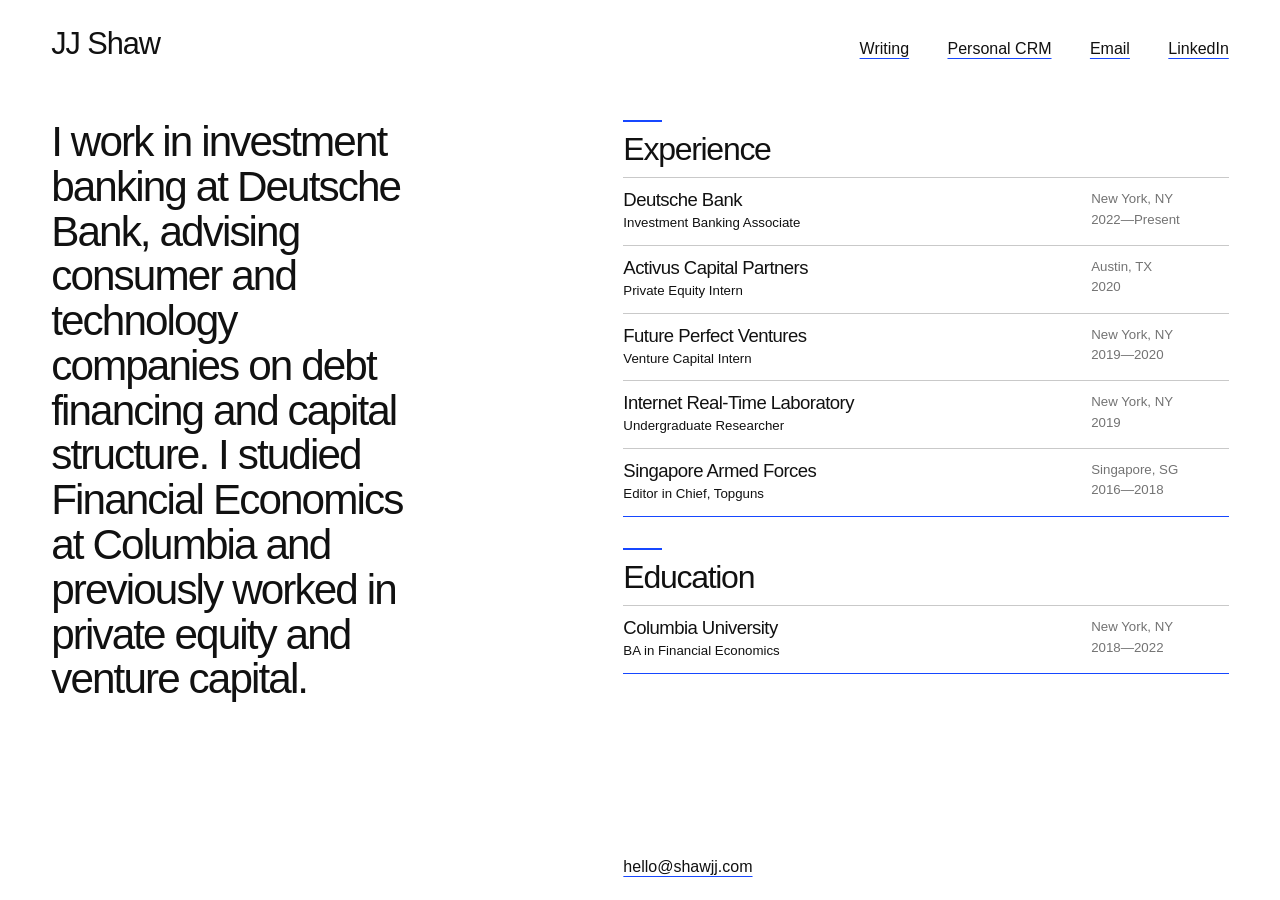
<file: index.html>
<!doctype html>
<html lang="en">
<head>
    <meta charset="utf-8" />
    <meta name="viewport" content="width=device-width, initial-scale=1" />
    <meta name="theme-color" content="#ffffff" />
    <link rel="icon" href="/favicon.ico" sizes="any" />
    <link rel="icon" type="image/png" href="/favicon.png" />
    <link rel="apple-touch-icon" href="/apple-touch-icon.png" />
    <title>JJ Shaw</title>
    <meta
        name="description"
        content="JJ Shaw is an investment banking associate advising consumer and technology companies on debt financing and capital structure."
    />
    <link rel="canonical" href="https://shawjj.com/" />
    <link rel="stylesheet" href="style.css" />
</head>
<body>
    <main class="site-shell">
        <header class="site-header">
            <a class="wordmark" href="#top" aria-label="JJ Shaw, home">JJ Shaw</a>
            <nav aria-label="Contact links">
                <a href="/writing/">Writing</a>
                <a href="/PersonalCRM/">Personal CRM</a>
                <a href="mailto:hello@shawjj.com">Email</a>
                <a href="https://www.linkedin.com/in/shawjj" target="_blank" rel="noopener noreferrer">LinkedIn</a>
            </nav>
        </header>

        <div class="desktop-layout">
            <section class="introduction" id="top" aria-labelledby="introduction-heading">
                <h1 class="visually-hidden" id="introduction-heading">About JJ Shaw</h1>
                <p>
                    I work in investment banking at Deutsche Bank, advising consumer and technology companies on debt financing and capital structure. I studied Financial Economics at Columbia and previously worked in private equity and venture capital.
                </p>
            </section>

            <div class="resume-column">
                <section class="experience" aria-labelledby="experience-heading">
                    <div class="section-heading">
                        <span aria-hidden="true"></span>
                        <h2 id="experience-heading">Experience</h2>
                    </div>

                    <ol class="experience-list">
                        <li class="experience-row">
                            <div>
                                <h3>Deutsche Bank</h3>
                                <p>Investment Banking Associate</p>
                            </div>
                            <p class="experience-meta">
                                <span>New York, NY</span>
                                <time datetime="2022-07">2022—Present</time>
                            </p>
                        </li>
                        <li class="experience-row">
                            <div>
                                <h3>Activus Capital Partners</h3>
                                <p>Private Equity Intern</p>
                            </div>
                            <p class="experience-meta">
                                <span>Austin, TX</span>
                                <time datetime="2020">2020</time>
                            </p>
                        </li>
                        <li class="experience-row">
                            <div>
                                <h3>Future Perfect Ventures</h3>
                                <p>Venture Capital Intern</p>
                            </div>
                            <p class="experience-meta">
                                <span>New York, NY</span>
                                <time datetime="2019">2019—2020</time>
                            </p>
                        </li>
                        <li class="experience-row">
                            <div>
                                <h3>Internet Real-Time Laboratory</h3>
                                <p>Undergraduate Researcher</p>
                            </div>
                            <p class="experience-meta">
                                <span>New York, NY</span>
                                <time datetime="2019">2019</time>
                            </p>
                        </li>
                        <li class="experience-row">
                            <div>
                                <h3>Singapore Armed Forces</h3>
                                <p>Editor in Chief, Topguns</p>
                            </div>
                            <p class="experience-meta">
                                <span>Singapore, SG</span>
                                <time datetime="2016-07">2016—2018</time>
                            </p>
                        </li>
                    </ol>
                </section>

                <section class="education" aria-labelledby="education-heading">
                    <div class="section-heading">
                        <span aria-hidden="true"></span>
                        <h2 id="education-heading">Education</h2>
                    </div>

                    <ol class="experience-list">
                        <li class="experience-row">
                            <div>
                                <h3>Columbia University</h3>
                                <p>BA in Financial Economics</p>
                            </div>
                            <p class="experience-meta">
                                <span>New York, NY</span>
                                <time datetime="2018">2018—2022</time>
                            </p>
                        </li>
                    </ol>
                </section>

                <footer>
                    <a href="mailto:hello@shawjj.com">hello@shawjj.com</a>
                </footer>
            </div>
        </div>
    </main>
</body>
</html>
</file>
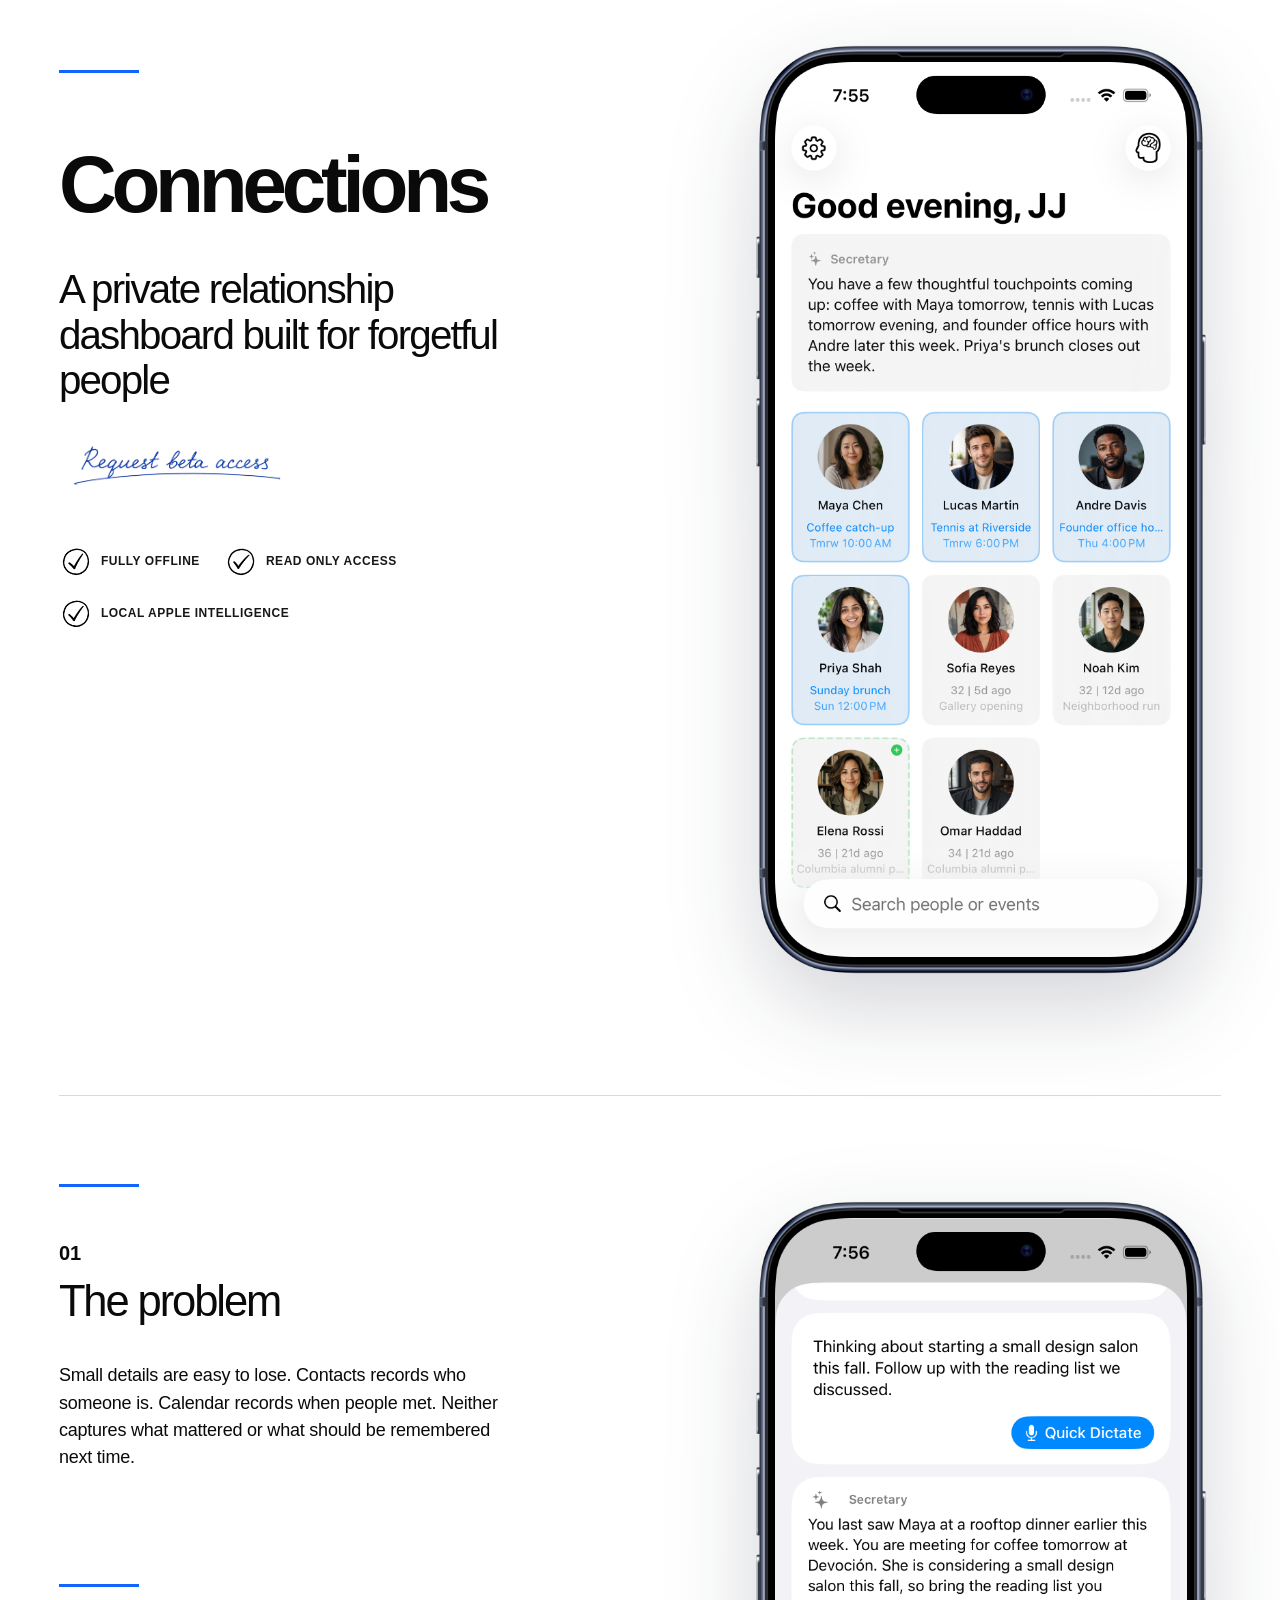
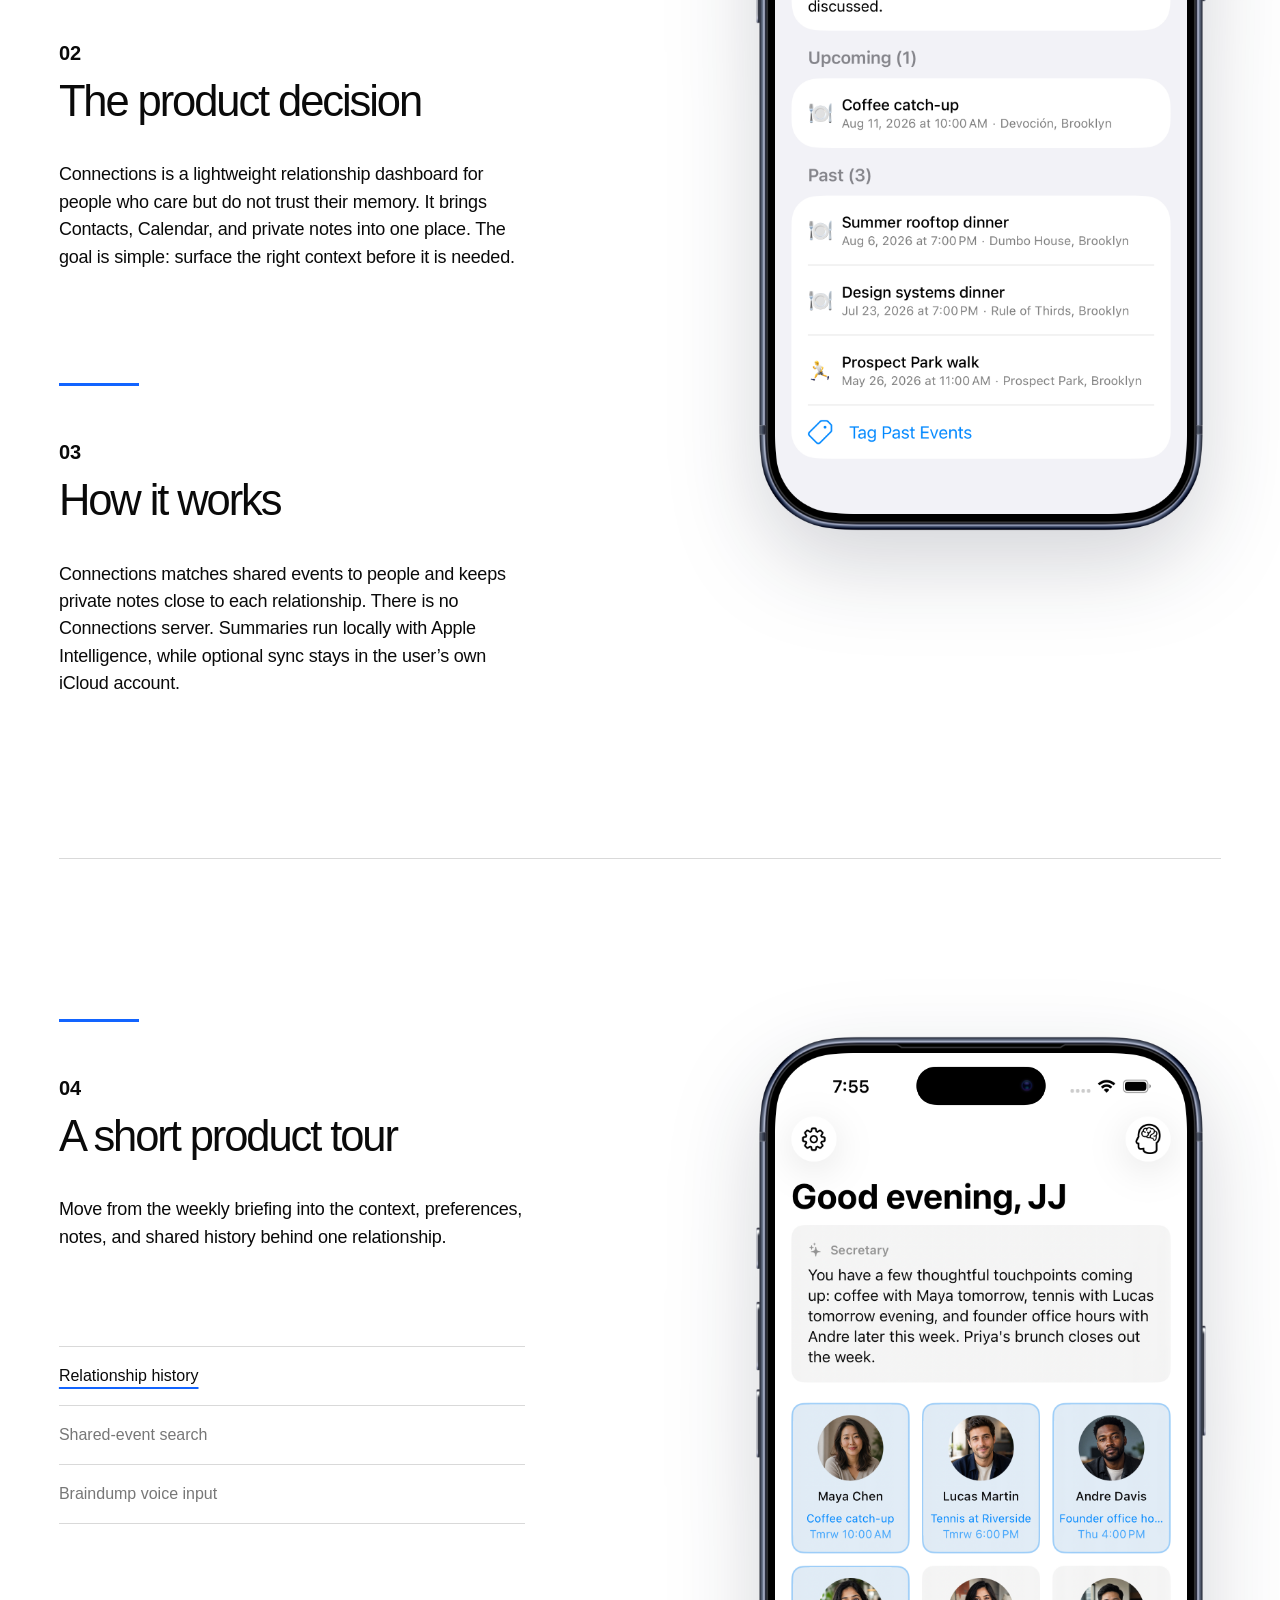
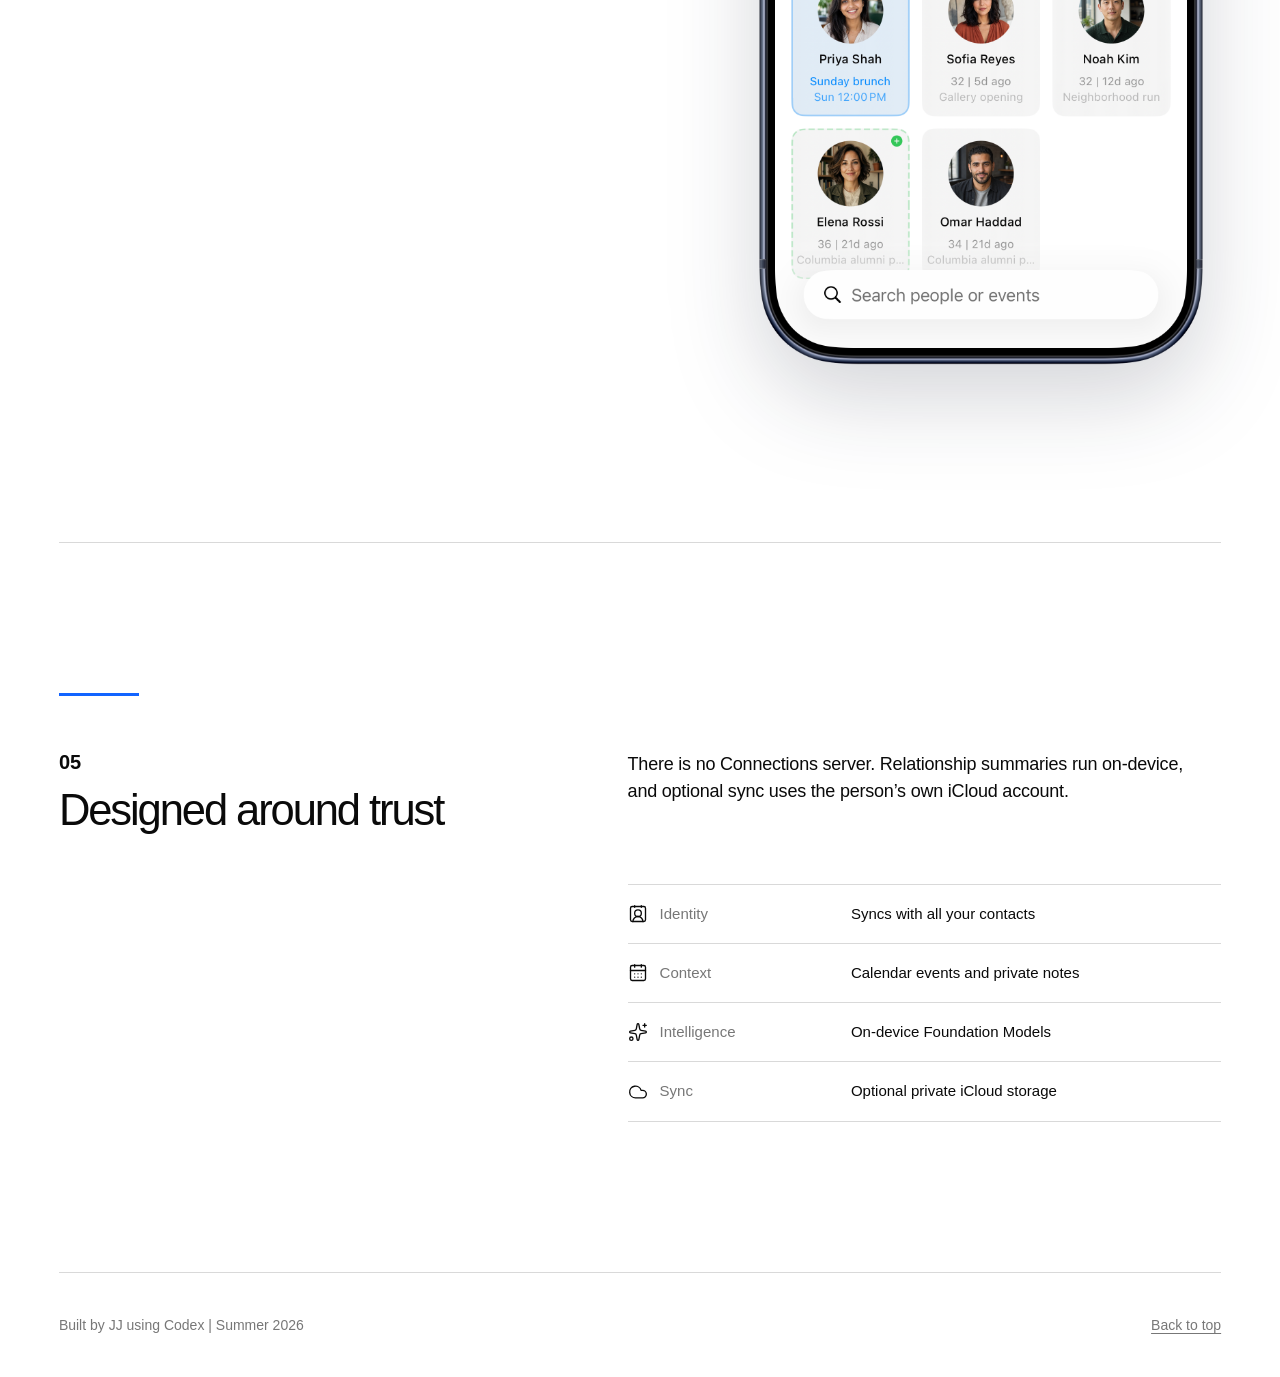
<file: PersonalCRM/index.html>
<!doctype html>
<html lang="en">
  <head>
    <meta charset="UTF-8" />
    <meta name="viewport" content="width=device-width, initial-scale=1.0" />
    <link rel="icon" href="/favicon.ico" sizes="any" />
    <link rel="icon" type="image/png" href="/favicon.png" />
    <link rel="apple-touch-icon" href="/apple-touch-icon.png" />
    <meta
      name="description"
      content="Connections is a private relationship dashboard for forgetful people, designed and built by JJ Shaw."
    />
    <link rel="canonical" href="https://shawjj.com/PersonalCRM/" />
    <meta property="og:type" content="website" />
    <meta property="og:title" content="Connections — Personal CRM by JJ Shaw" />
    <meta
      property="og:description"
      content="A private relationship dashboard for forgetful people."
    />
    <meta property="og:url" content="https://shawjj.com/PersonalCRM/" />
    <title>Connections — Personal CRM by JJ Shaw</title>
    <script type="module" crossorigin src="/PersonalCRM/assets/index-DxeCCxK5.js"></script>
    <link rel="stylesheet" crossorigin href="/PersonalCRM/assets/index-DWDBrjIk.css">
  </head>
  <body>
    <div id="root"></div>
  </body>
</html>
</file>
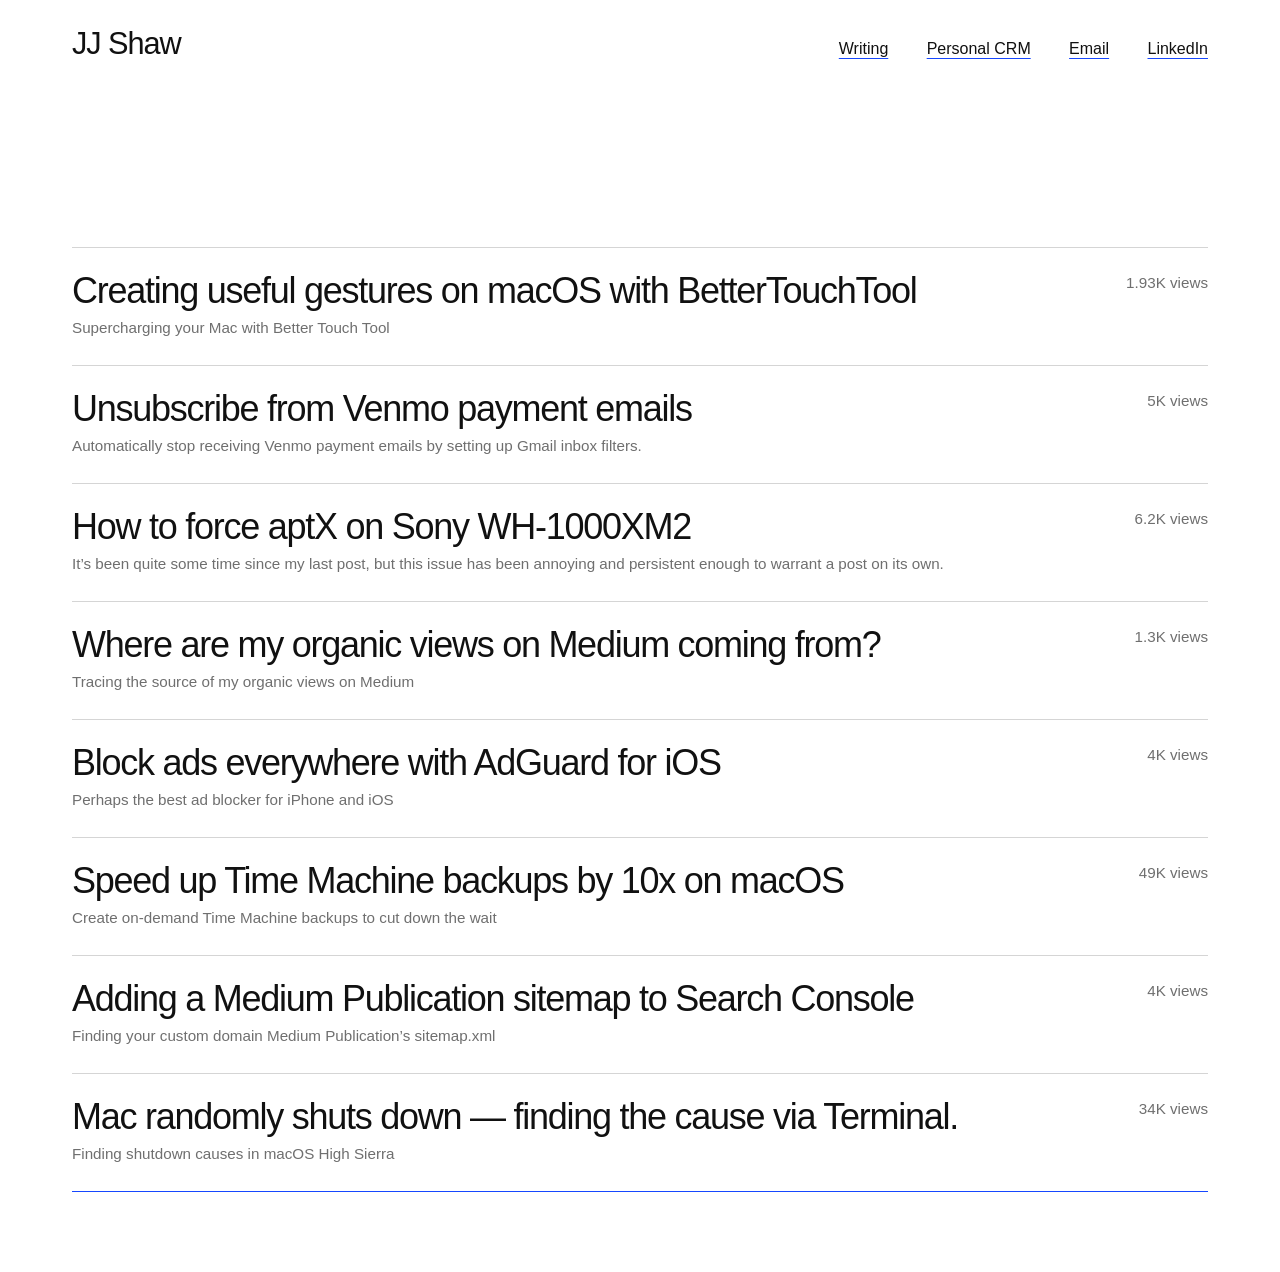
<file: writing/index.html>
<!doctype html>
<html lang="en">
<head>
  <meta charset="utf-8">
  <meta name="viewport" content="width=device-width, initial-scale=1">
  <meta name="theme-color" content="#ffffff">
  <link rel="icon" href="/favicon.ico" sizes="any">
  <link rel="icon" type="image/png" href="/favicon.png">
  <link rel="apple-touch-icon" href="/apple-touch-icon.png">
  <title>Writing — JJ Shaw</title>
  <meta name="description" content="Writing by JJ Shaw on technology, productivity, and making computers work better.">
  <link rel="canonical" href="https://shawjj.com/writing/">
  <meta property="og:type" content="article">
  <meta property="og:title" content="Writing — JJ Shaw">
  <meta property="og:description" content="Writing by JJ Shaw on technology, productivity, and making computers work better.">
  <meta property="og:url" content="https://shawjj.com/writing/">
  <meta name="twitter:card" content="summary_large_image">
  <link rel="alternate" type="application/atom+xml" title="JJ Shaw — Writing" href="https://shawjj.com/feed.xml">
  <link rel="stylesheet" href="/writing.css">

</head>
<body>
  <header class="writing-header">
    <a class="writing-wordmark" href="/">JJ Shaw</a>
    <nav aria-label="Primary navigation">
      <a href="/writing/">Writing</a>
      <a href="/PersonalCRM/">Personal CRM</a>
      <a href="mailto:hello@shawjj.com">Email</a>
      <a href="https://www.linkedin.com/in/shawjj" rel="noopener noreferrer">LinkedIn</a>
    </nav>
  </header>
  <main class="writing-index">
    <ol class="writing-list">
      <li>
          <a href="/writing/making-useful-gestures-and-swipes-on-macos-with-bettertouchtool-47e8ec43631/">
            <div><h2>Creating useful gestures on macOS with BetterTouchTool</h2><p>Supercharging your Mac with Better Touch Tool</p></div>
            <div class="writing-list-meta"><span>1.93K views</span></div>
          </a>
        </li><li>
          <a href="/writing/unsubscribe-from-venmo-payment-emails-22f8b22a5f58/">
            <div><h2>Unsubscribe from Venmo payment emails</h2><p>Automatically stop receiving Venmo payment emails by setting up Gmail inbox filters.</p></div>
            <div class="writing-list-meta"><span>5K views</span></div>
          </a>
        </li><li>
          <a href="/writing/how-to-force-aptx-on-sony-wh-1000xm2-7e3bef27c0e3/">
            <div><h2>How to force aptX on Sony WH-1000XM2</h2><p>It’s been quite some time since my last post, but this issue has been annoying and persistent enough to warrant a post on its own.</p></div>
            <div class="writing-list-meta"><span>6.2K views</span></div>
          </a>
        </li><li>
          <a href="/writing/where-are-my-organic-views-on-medium-coming-from-58ff562ab69/">
            <div><h2>Where are my organic views on Medium coming from?</h2><p>Tracing the source of my organic views on Medium</p></div>
            <div class="writing-list-meta"><span>1.3K views</span></div>
          </a>
        </li><li>
          <a href="/writing/block-ads-everywhere-with-adguard-for-ios-23ea17a2363a/">
            <div><h2>Block ads everywhere with AdGuard for iOS</h2><p>Perhaps the best ad blocker for iPhone and iOS</p></div>
            <div class="writing-list-meta"><span>4K views</span></div>
          </a>
        </li><li>
          <a href="/writing/speed-up-time-machine-backups-by-10x-f6274330dc6f/">
            <div><h2>Speed up Time Machine backups by 10x on macOS</h2><p>Create on-demand Time Machine backups to cut down the wait</p></div>
            <div class="writing-list-meta"><span>49K views</span></div>
          </a>
        </li><li>
          <a href="/writing/adding-a-medium-publication-sitemap-to-search-console-b63708e93cfb/">
            <div><h2>Adding a Medium Publication sitemap to Search Console</h2><p>Finding your custom domain Medium Publication’s sitemap.xml</p></div>
            <div class="writing-list-meta"><span>4K views</span></div>
          </a>
        </li><li>
          <a href="/writing/mac-randomly-shuts-down-finding-the-cause-e57acacb37/">
            <div><h2>Mac randomly shuts down — finding the cause via Terminal.</h2><p>Finding shutdown causes in macOS High Sierra</p></div>
            <div class="writing-list-meta"><span>34K views</span></div>
          </a>
        </li>
    </ol>
  </main>
</body>
</html>
</file>
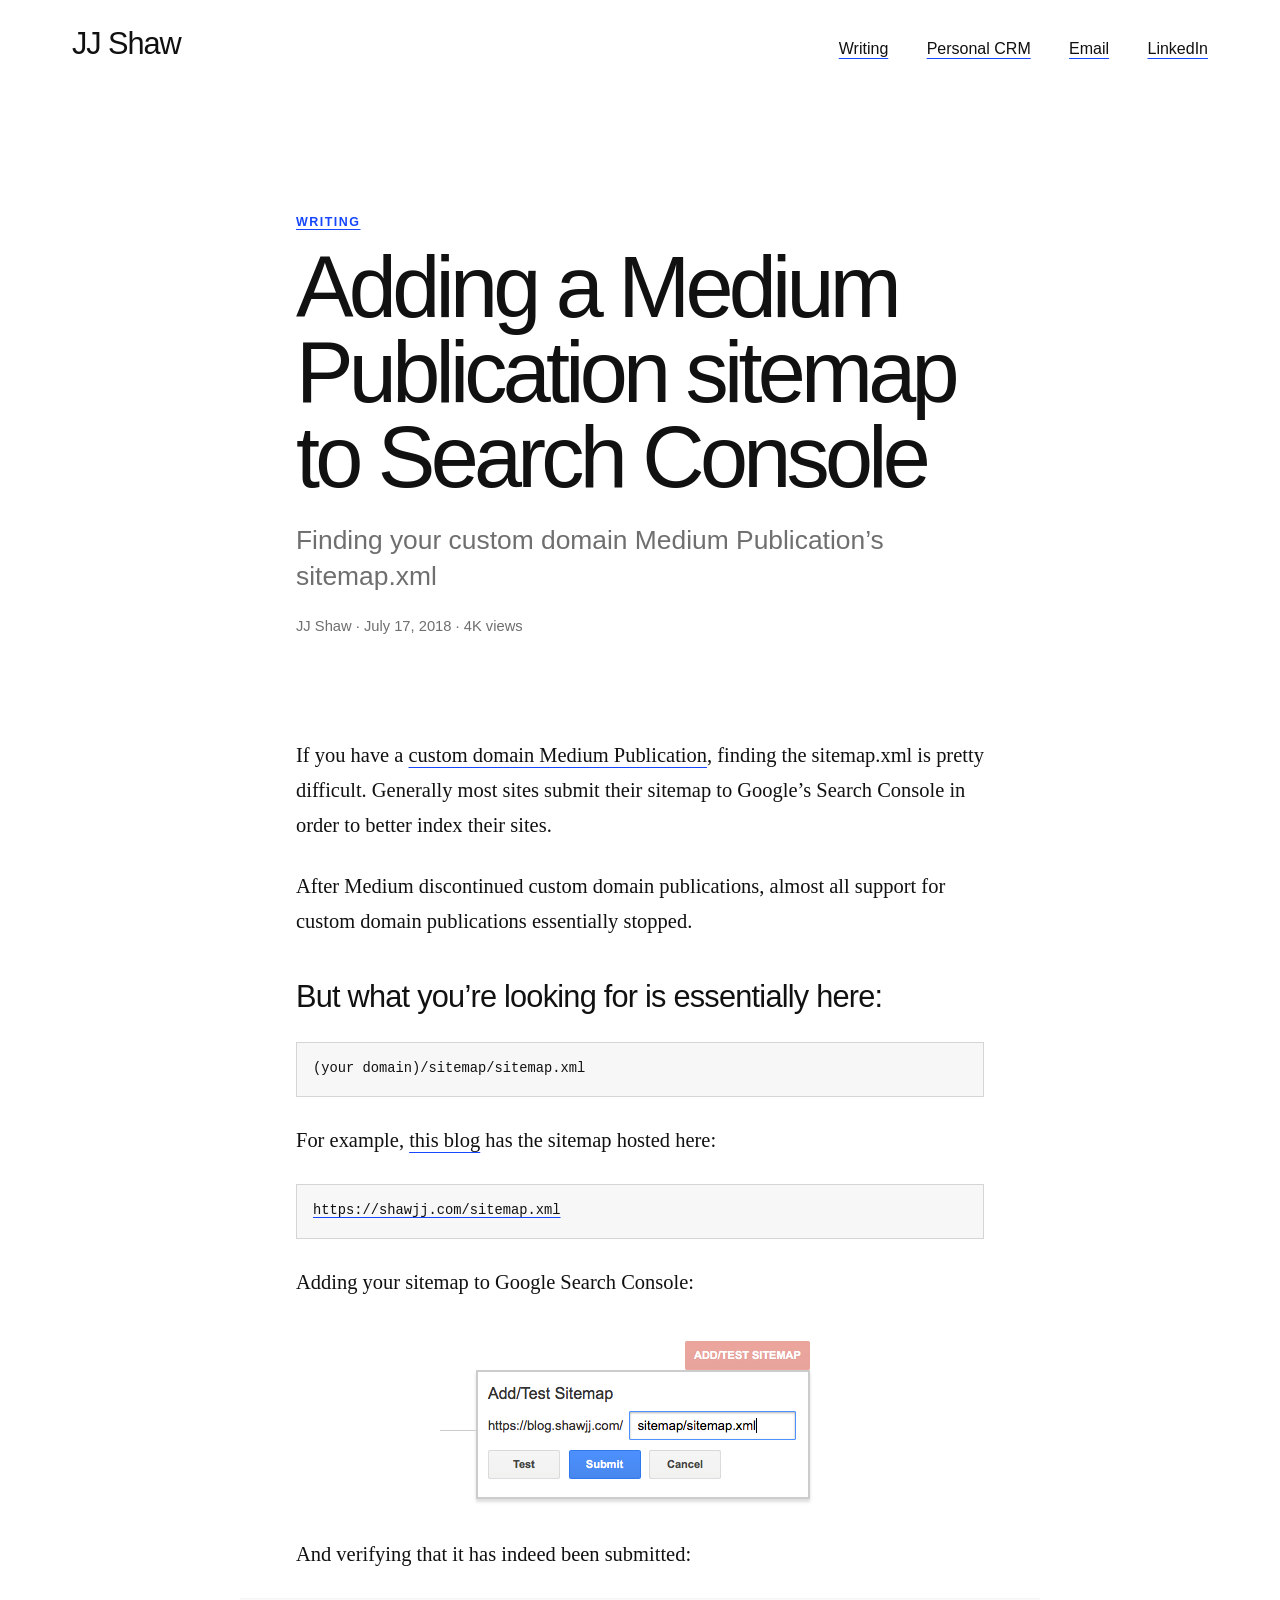
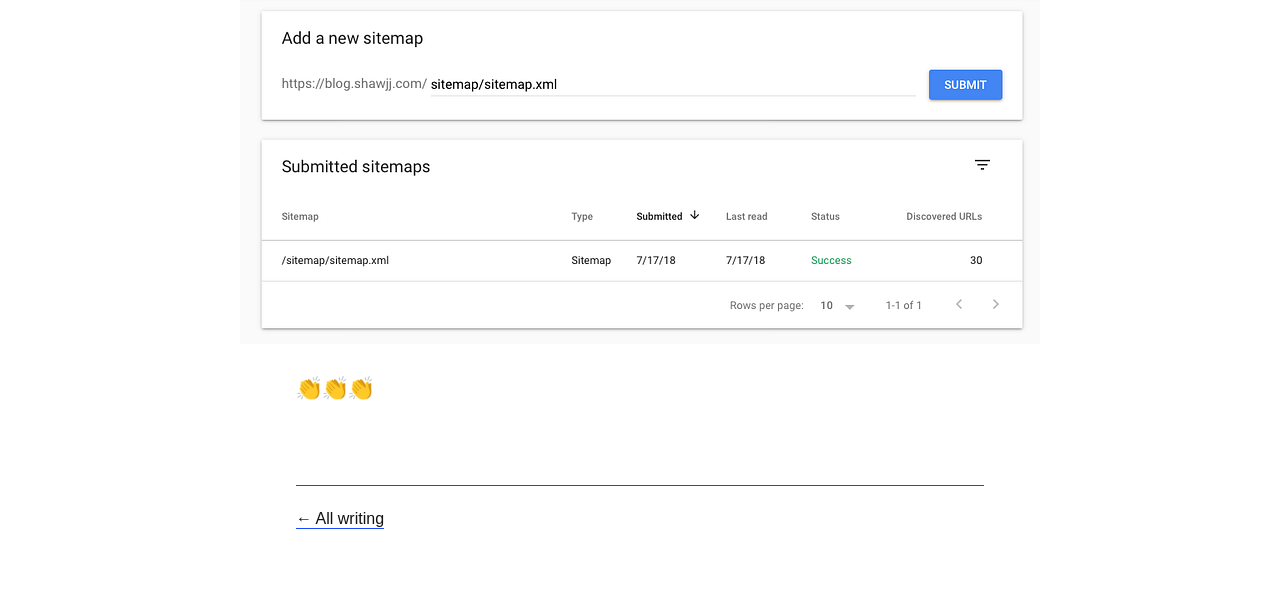
<file: writing/adding-a-medium-publication-sitemap-to-search-console-b63708e93cfb/index.html>
<!doctype html>
<html lang="en">
<head>
  <meta charset="utf-8">
  <meta name="viewport" content="width=device-width, initial-scale=1">
  <meta name="theme-color" content="#ffffff">
  <link rel="icon" href="/favicon.ico" sizes="any">
  <link rel="icon" type="image/png" href="/favicon.png">
  <link rel="apple-touch-icon" href="/apple-touch-icon.png">
  <title>Adding a Medium Publication sitemap to Search Console — JJ Shaw</title>
  <meta name="description" content="Finding your custom domain Medium Publication’s sitemap.xml">
  <link rel="canonical" href="https://shawjj.com/writing/adding-a-medium-publication-sitemap-to-search-console-b63708e93cfb/">
  <meta property="og:type" content="article">
  <meta property="og:title" content="Adding a Medium Publication sitemap to Search Console — JJ Shaw">
  <meta property="og:description" content="Finding your custom domain Medium Publication’s sitemap.xml">
  <meta property="og:url" content="https://shawjj.com/writing/adding-a-medium-publication-sitemap-to-search-console-b63708e93cfb/">
  <meta name="twitter:card" content="summary_large_image">
  <link rel="alternate" type="application/atom+xml" title="JJ Shaw — Writing" href="https://shawjj.com/feed.xml">
  <link rel="stylesheet" href="/writing.css">
<meta property="article:published_time" content="2018-07-17T07:33:22.672Z">
  <script type="application/ld+json">{"@context": "https://schema.org", "@type": "Article", "headline": "Adding a Medium Publication sitemap to Search Console", "description": "Finding your custom domain Medium Publication’s sitemap.xml", "datePublished": "2018-07-17T07:33:22.672Z", "dateModified": "2018-07-17T07:33:22.672Z", "author": {"@type": "Person", "name": "JJ Shaw", "url": "https://shawjj.com"}, "mainEntityOfPage": "https://shawjj.com/writing/adding-a-medium-publication-sitemap-to-search-console-b63708e93cfb/"}</script>
</head>
<body>
  <header class="writing-header">
    <a class="writing-wordmark" href="/">JJ Shaw</a>
    <nav aria-label="Primary navigation">
      <a href="/writing/">Writing</a>
      <a href="/PersonalCRM/">Personal CRM</a>
      <a href="mailto:hello@shawjj.com">Email</a>
      <a href="https://www.linkedin.com/in/shawjj" rel="noopener noreferrer">LinkedIn</a>
    </nav>
  </header>
  <main class="article-shell">
    <article>
      <header class="article-header">
        <p class="eyebrow"><a href="/writing/">Writing</a></p>
        <h1>Adding a Medium Publication sitemap to Search Console</h1>
        <p class="article-subtitle">Finding your custom domain Medium Publication’s sitemap.xml</p>
        <p class="article-meta">JJ Shaw · <time datetime="2018-07-17T07:33:22.672Z">July 17, 2018</time> · 4K views</p>
      </header>
      <div class="article-body e-content">
        <section name="ae94" class="section section--body section--first"><div class="section-divider"></div><div class="section-content"><div class="section-inner sectionLayout--insetColumn"><p name="146a" id="146a" class="graf graf--p graf-after--h4">If you have a <a href="https://shawjj.com/writing/" data-href="https://shawjj.com/writing/" class="markup--anchor markup--p-anchor" rel="noopener" target="_blank">custom domain Medium Publication</a>, finding the sitemap.xml is pretty difficult. Generally most sites submit their sitemap to Google’s Search Console in order to better index their sites.</p><p name="8f13" id="8f13" class="graf graf--p graf-after--p">After Medium discontinued custom domain publications, almost all support for custom domain publications essentially stopped.</p><h2 name="373f" id="373f" class="graf graf--h4 graf-after--p">But what you’re looking for is essentially here:</h2><pre name="db63" id="db63" class="graf graf--pre graf-after--h4">(your domain)/sitemap/sitemap.xml</pre><p name="13a2" id="13a2" class="graf graf--p graf-after--pre">For example, <a href="https://shawjj.com/writing/" data-href="https://shawjj.com/writing/" class="markup--anchor markup--p-anchor" rel="noopener" target="_blank">this blog</a> has the sitemap hosted here:</p><pre name="dd18" id="dd18" class="graf graf--pre graf-after--p"><a href="https://shawjj.com/sitemap.xml" data-href="https://shawjj.com/sitemap.xml" class="markup--anchor markup--pre-anchor" rel="noopener" target="_blank">https://shawjj.com/sitemap.xml</a> </pre><p name="7f00" id="7f00" class="graf graf--p graf-after--pre">Adding your sitemap to Google Search Console:</p><figure name="a695" id="a695" class="graf graf--figure graf-after--p"><img class="graf-image" data-image-id="1*OpbznW_yKTknxT77roWRTA.png" data-width="401" data-height="184" src="/writing/assets/b63708e93cfb-01.png" loading="lazy" decoding="async" alt=""></figure><p name="7ad3" id="7ad3" class="graf graf--p graf-after--figure">And verifying that it has indeed been submitted:</p><figure name="6800" id="6800" class="graf graf--figure graf-after--p"><img class="graf-image" data-image-id="1*IMQSzAgatVufVF3Vm38DHg.png" data-width="959" data-height="415" src="/writing/assets/b63708e93cfb-02.png" loading="lazy" decoding="async" alt=""></figure><p name="30dd" id="30dd" class="graf graf--p graf-after--figure graf--trailing">👏👏👏</p></div></div></section><section name="1785" class="section section--body section--last"><div class="section-divider"></div><div class="section-content"><div class="section-inner sectionLayout--insetColumn"><figure name="c698" id="c698" class="graf graf--figure graf--iframe graf--leading graf--trailing"></figure></div></div></section>
      </div>
      <footer class="article-footer">
        <a href="/writing/">← All writing</a>
      </footer>
    </article>
  </main>
</body>
</html>
</file>
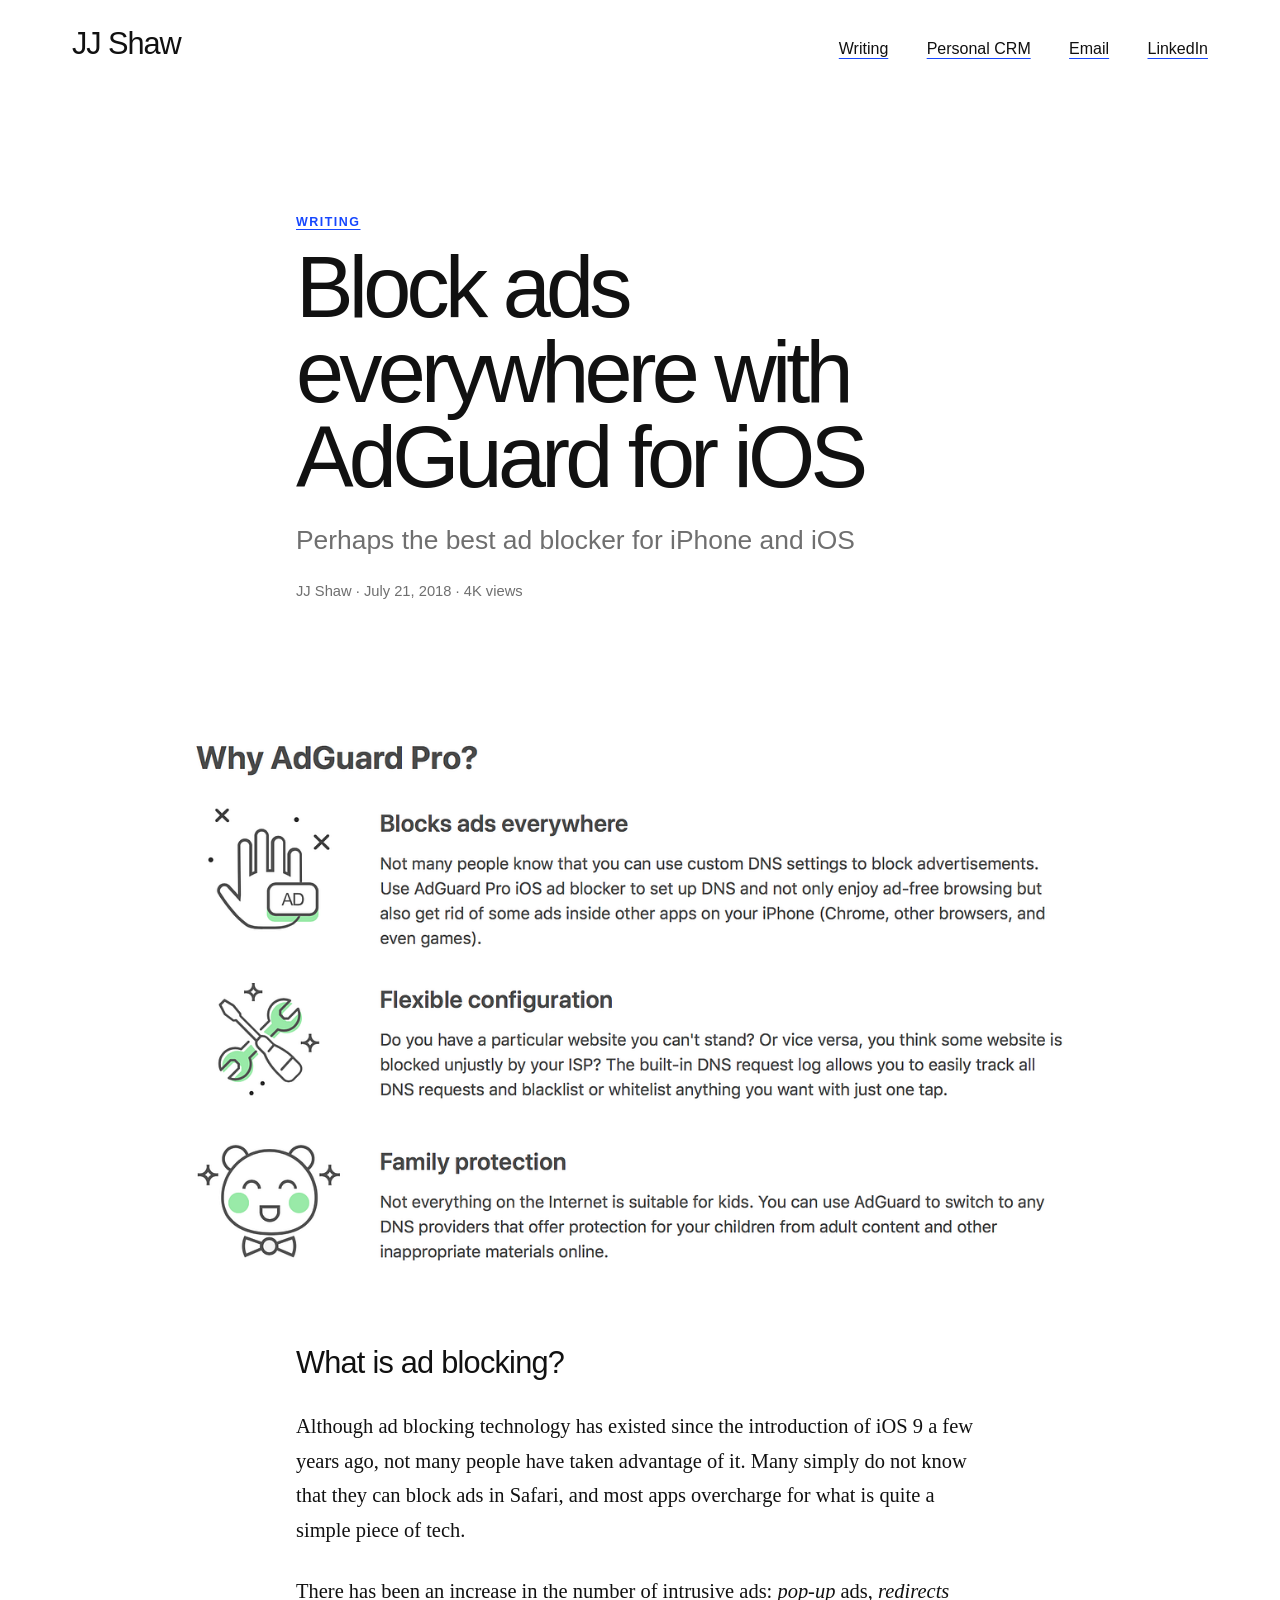
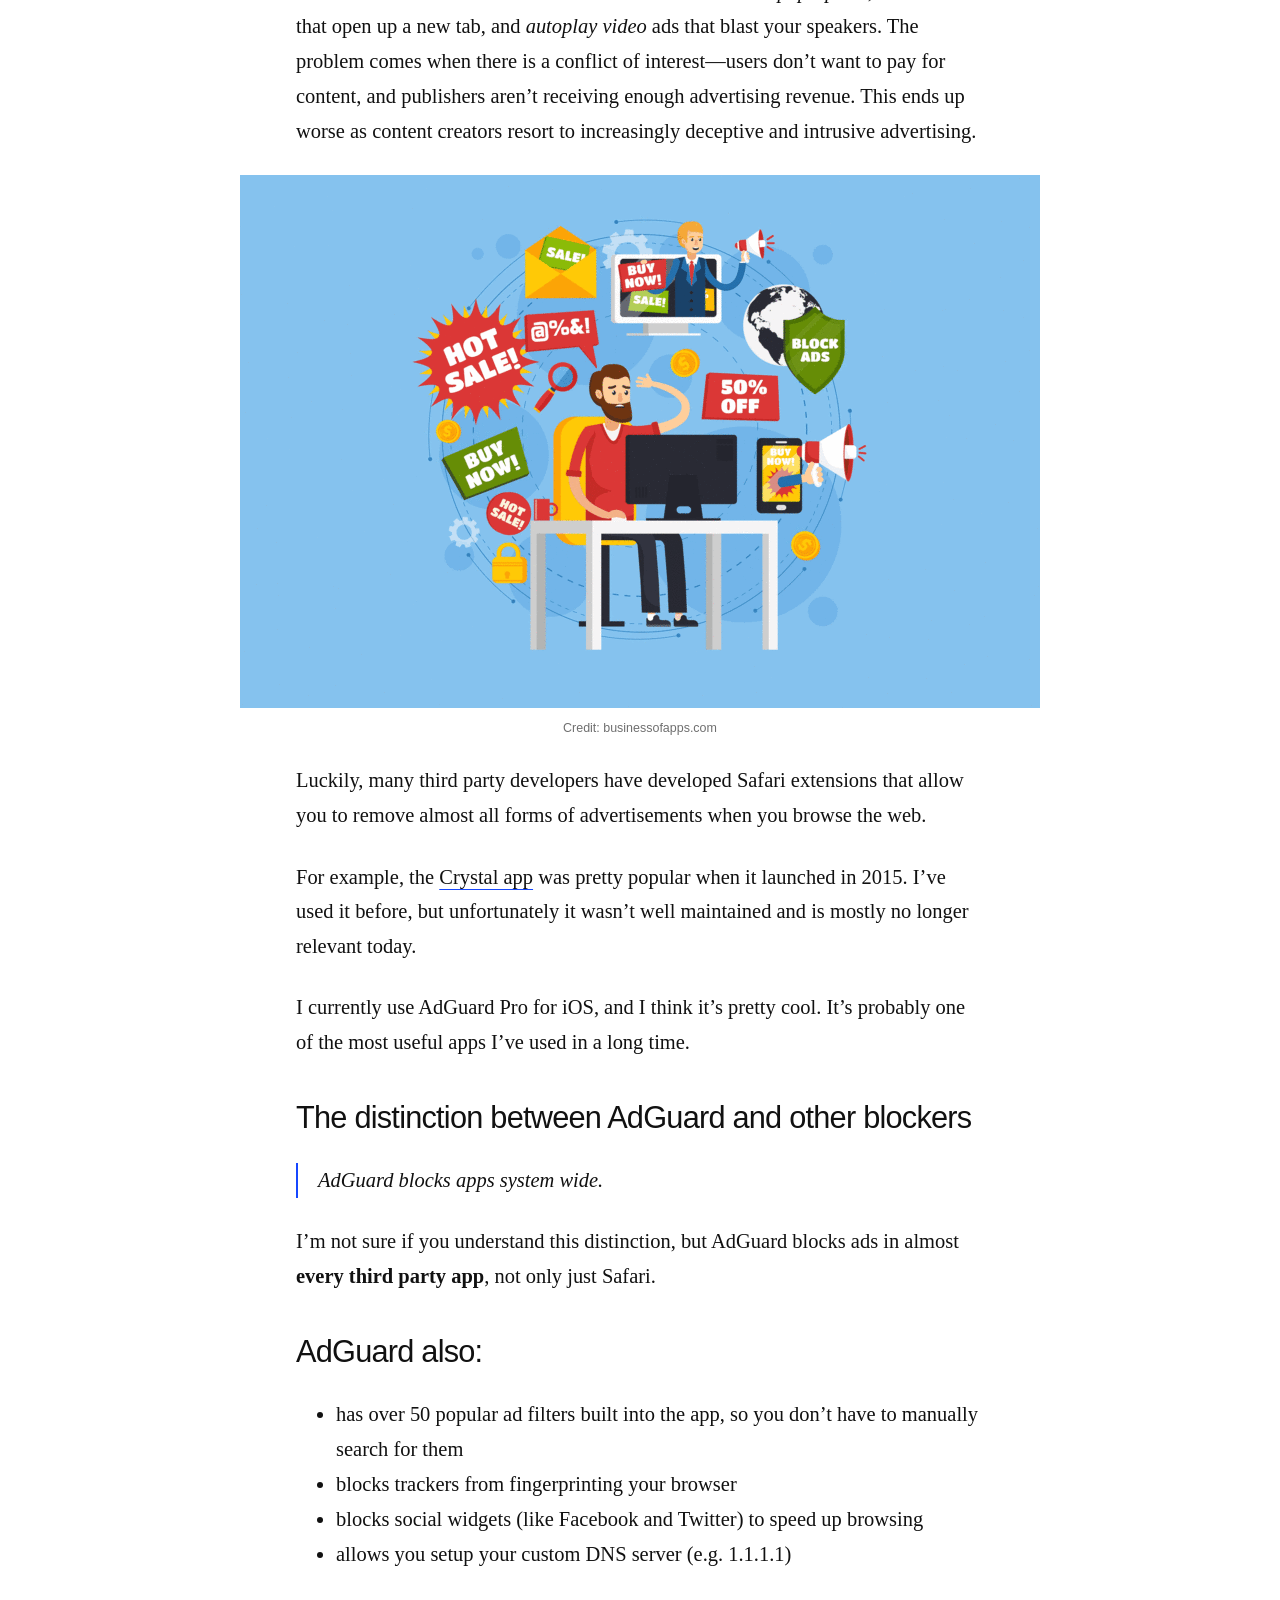
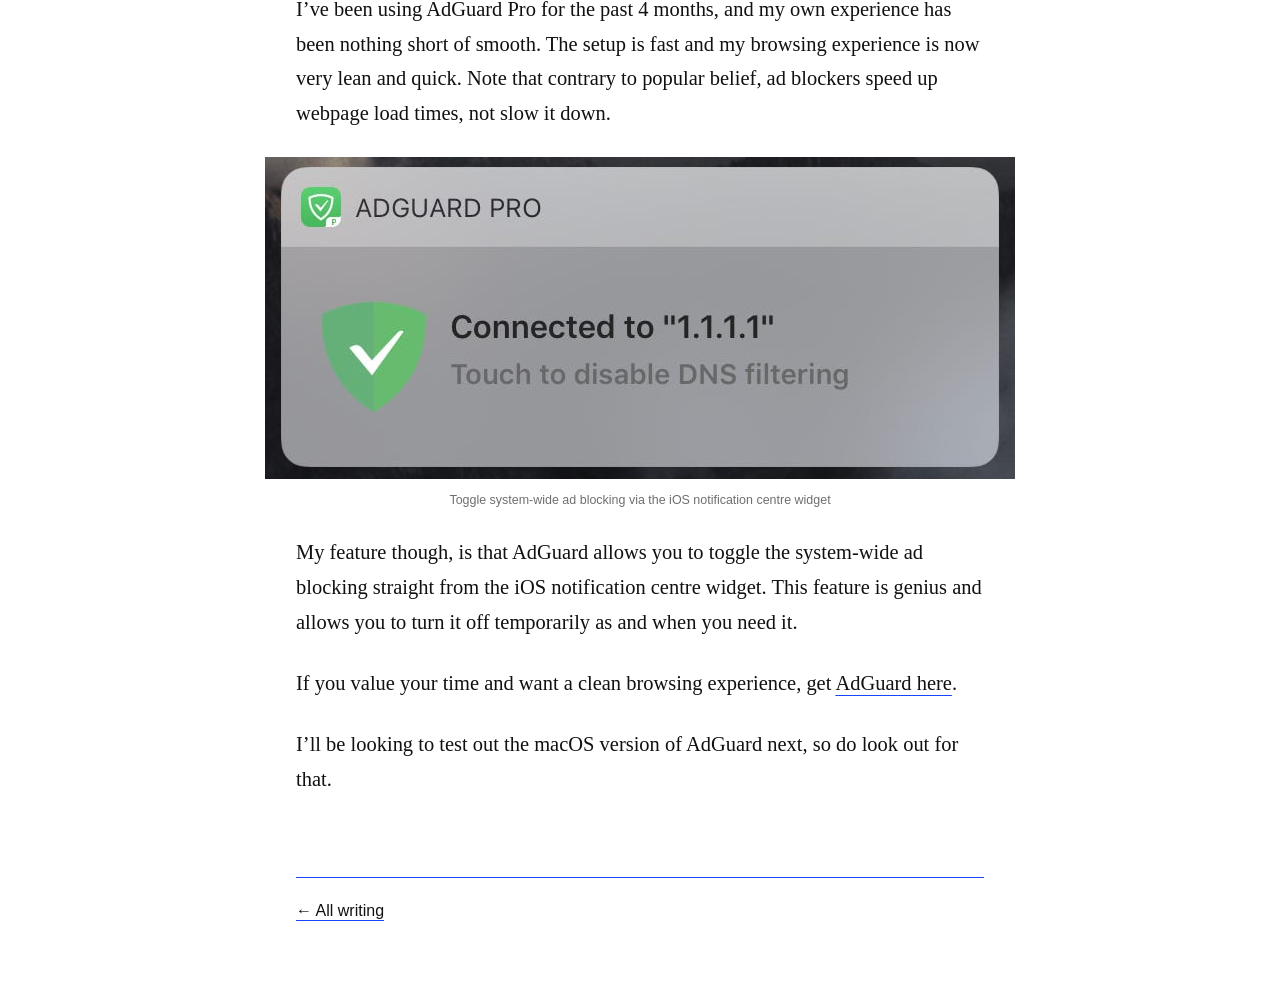
<file: writing/block-ads-everywhere-with-adguard-for-ios-23ea17a2363a/index.html>
<!doctype html>
<html lang="en">
<head>
  <meta charset="utf-8">
  <meta name="viewport" content="width=device-width, initial-scale=1">
  <meta name="theme-color" content="#ffffff">
  <link rel="icon" href="/favicon.ico" sizes="any">
  <link rel="icon" type="image/png" href="/favicon.png">
  <link rel="apple-touch-icon" href="/apple-touch-icon.png">
  <title>Block ads everywhere with AdGuard for iOS — JJ Shaw</title>
  <meta name="description" content="Perhaps the best ad blocker for iPhone and iOS">
  <link rel="canonical" href="https://shawjj.com/writing/block-ads-everywhere-with-adguard-for-ios-23ea17a2363a/">
  <meta property="og:type" content="article">
  <meta property="og:title" content="Block ads everywhere with AdGuard for iOS — JJ Shaw">
  <meta property="og:description" content="Perhaps the best ad blocker for iPhone and iOS">
  <meta property="og:url" content="https://shawjj.com/writing/block-ads-everywhere-with-adguard-for-ios-23ea17a2363a/">
  <meta name="twitter:card" content="summary_large_image">
  <link rel="alternate" type="application/atom+xml" title="JJ Shaw — Writing" href="https://shawjj.com/feed.xml">
  <link rel="stylesheet" href="/writing.css">
<meta property="article:published_time" content="2018-07-21T06:18:33.428Z">
  <script type="application/ld+json">{"@context": "https://schema.org", "@type": "Article", "headline": "Block ads everywhere with AdGuard for iOS", "description": "Perhaps the best ad blocker for iPhone and iOS", "datePublished": "2018-07-21T06:18:33.428Z", "dateModified": "2018-07-21T06:18:33.428Z", "author": {"@type": "Person", "name": "JJ Shaw", "url": "https://shawjj.com"}, "mainEntityOfPage": "https://shawjj.com/writing/block-ads-everywhere-with-adguard-for-ios-23ea17a2363a/"}</script>
</head>
<body>
  <header class="writing-header">
    <a class="writing-wordmark" href="/">JJ Shaw</a>
    <nav aria-label="Primary navigation">
      <a href="/writing/">Writing</a>
      <a href="/PersonalCRM/">Personal CRM</a>
      <a href="mailto:hello@shawjj.com">Email</a>
      <a href="https://www.linkedin.com/in/shawjj" rel="noopener noreferrer">LinkedIn</a>
    </nav>
  </header>
  <main class="article-shell">
    <article>
      <header class="article-header">
        <p class="eyebrow"><a href="/writing/">Writing</a></p>
        <h1>Block ads everywhere with AdGuard for iOS</h1>
        <p class="article-subtitle">Perhaps the best ad blocker for iPhone and iOS</p>
        <p class="article-meta">JJ Shaw · <time datetime="2018-07-21T06:18:33.428Z">July 21, 2018</time> · 4K views</p>
      </header>
      <div class="article-body e-content">
        <section name="7095" class="section section--body section--first section--last"><div class="section-divider"></div><div class="section-content"><div class="section-inner sectionLayout--insetColumn"></div><div class="section-inner sectionLayout--outsetColumn"><figure name="5f34" id="5f34" class="graf graf--figure graf--layoutOutsetCenter graf-after--h4"><img class="graf-image" data-image-id="1*J9mFKLrWg9K4aY57fzc1Ig.png" data-width="1834" data-height="1114" data-is-featured="true" src="/writing/assets/23ea17a2363a-01.png" loading="lazy" decoding="async" alt=""></figure></div><div class="section-inner sectionLayout--insetColumn"><h2 name="9782" id="9782" class="graf graf--h4 graf-after--figure">What is ad blocking?</h2><p name="48e2" id="48e2" class="graf graf--p graf-after--h4">Although ad blocking technology has existed since the introduction of iOS 9 a few years ago, not many people have taken advantage of it. Many simply do not know that they can block ads in Safari, and most apps overcharge for what is quite a simple piece of tech.</p><p name="a67c" id="a67c" class="graf graf--p graf-after--p">There has been an increase in the number of intrusive ads: <em class="markup--em markup--p-em">pop-up</em> ads, <em class="markup--em markup--p-em">redirects</em> that open up a new tab, and <em class="markup--em markup--p-em">autoplay video</em> ads that blast your speakers. The problem comes when there is a conflict of interest—users don’t want to pay for content, and publishers aren’t receiving enough advertising revenue. This ends up worse as content creators resort to increasingly deceptive and intrusive advertising.</p><figure name="8fe7" id="8fe7" class="graf graf--figure graf-after--p"><img class="graf-image" data-image-id="1*oXmVW9-fU8y6vo9dQ1eEuQ.gif" data-width="800" data-height="533" src="/writing/assets/23ea17a2363a-02.gif" loading="lazy" decoding="async" alt=""><figcaption class="imageCaption">Credit: businessofapps.com</figcaption></figure><p name="5fd8" id="5fd8" class="graf graf--p graf-after--figure">Luckily, many third party developers have developed Safari extensions that allow you to remove almost all forms of advertisements when you browse the web.</p><p name="1ed9" id="1ed9" class="graf graf--p graf-after--p">For example, the <a href="http://crystalapp.co" data-href="http://crystalapp.co" class="markup--anchor markup--p-anchor" rel="noopener" target="_blank">Crystal app</a> was pretty popular when it launched in 2015. I’ve used it before, but unfortunately it wasn’t well maintained and is mostly no longer relevant today.</p><p name="9988" id="9988" class="graf graf--p graf-after--p">I currently use AdGuard Pro for iOS, and I think it’s pretty cool. It’s probably one of the most useful apps I’ve used in a long time.</p><h2 name="420a" id="420a" class="graf graf--h4 graf-after--p">The distinction between AdGuard and other blockers</h2><blockquote name="e708" id="e708" class="graf graf--blockquote graf-after--h4">AdGuard blocks apps system wide.</blockquote><p name="33b9" id="33b9" class="graf graf--p graf-after--blockquote">I’m not sure if you understand this distinction, but AdGuard blocks ads in almost <strong class="markup--strong markup--p-strong">every third party app</strong>, not only just Safari.</p><h2 name="8999" id="8999" class="graf graf--h4 graf-after--p">AdGuard also:</h2><ul class="postList"><li name="4063" id="4063" class="graf graf--li graf-after--h4">has over 50 popular ad filters built into the app, so you don’t have to manually search for them</li><li name="7cb8" id="7cb8" class="graf graf--li graf-after--li">blocks trackers from fingerprinting your browser</li><li name="19eb" id="19eb" class="graf graf--li graf-after--li">blocks social widgets (like Facebook and Twitter) to speed up browsing</li><li name="9b35" id="9b35" class="graf graf--li graf-after--li">allows you setup your custom DNS server (e.g. 1.1.1.1)</li></ul><p name="804b" id="804b" class="graf graf--p graf-after--li">I’ve been using AdGuard Pro for the past 4 months, and my own experience has been nothing short of smooth. The setup is fast and my browsing experience is now very lean and quick. Note that contrary to popular belief, ad blockers speed up webpage load times, not slow it down.</p><figure name="b14b" id="b14b" class="graf graf--figure graf-after--p"><img class="graf-image" data-image-id="1*JTq3Rar0TUl-cyqYOTJkzg.jpeg" data-width="750" data-height="322" src="/writing/assets/23ea17a2363a-03.jpg" loading="lazy" decoding="async" alt=""><figcaption class="imageCaption">Toggle system-wide ad blocking via the iOS notification centre widget</figcaption></figure><p name="1a93" id="1a93" class="graf graf--p graf-after--figure">My feature though, is that AdGuard allows you to toggle the system-wide ad blocking straight from the iOS notification centre widget. This feature is genius and allows you to turn it off temporarily as and when you need it.</p><p name="eb82" id="eb82" class="graf graf--p graf-after--p">If you value your time and want a clean browsing experience, get <a href="https://adguard.com/en/adguard-ios-pro/overview.html" data-href="https://adguard.com/en/adguard-ios-pro/overview.html" class="markup--anchor markup--p-anchor" rel="noopener" target="_blank">AdGuard here</a>.</p><p name="84f0" id="84f0" class="graf graf--p graf-after--p graf--trailing">I’ll be looking to test out the macOS version of AdGuard next, so do look out for that.</p></div></div></section>
      </div>
      <footer class="article-footer">
        <a href="/writing/">← All writing</a>
      </footer>
    </article>
  </main>
</body>
</html>
</file>
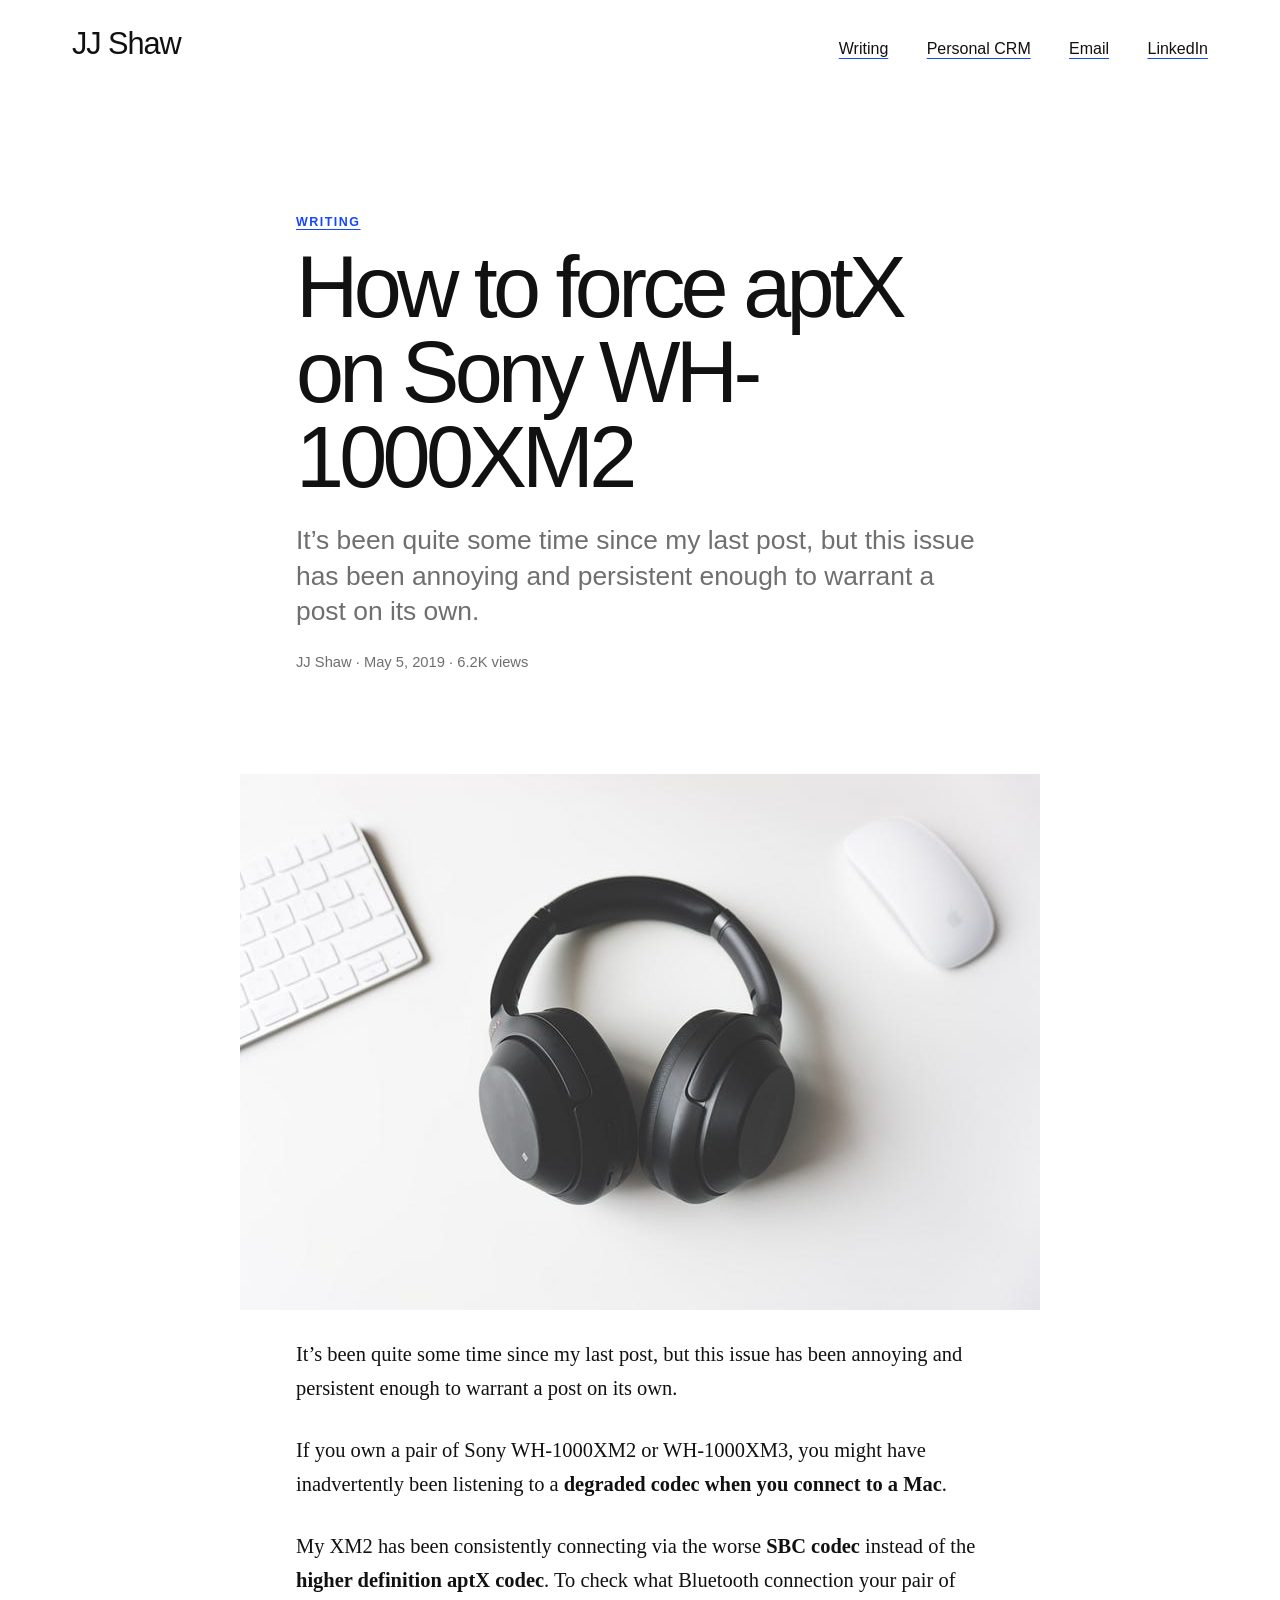
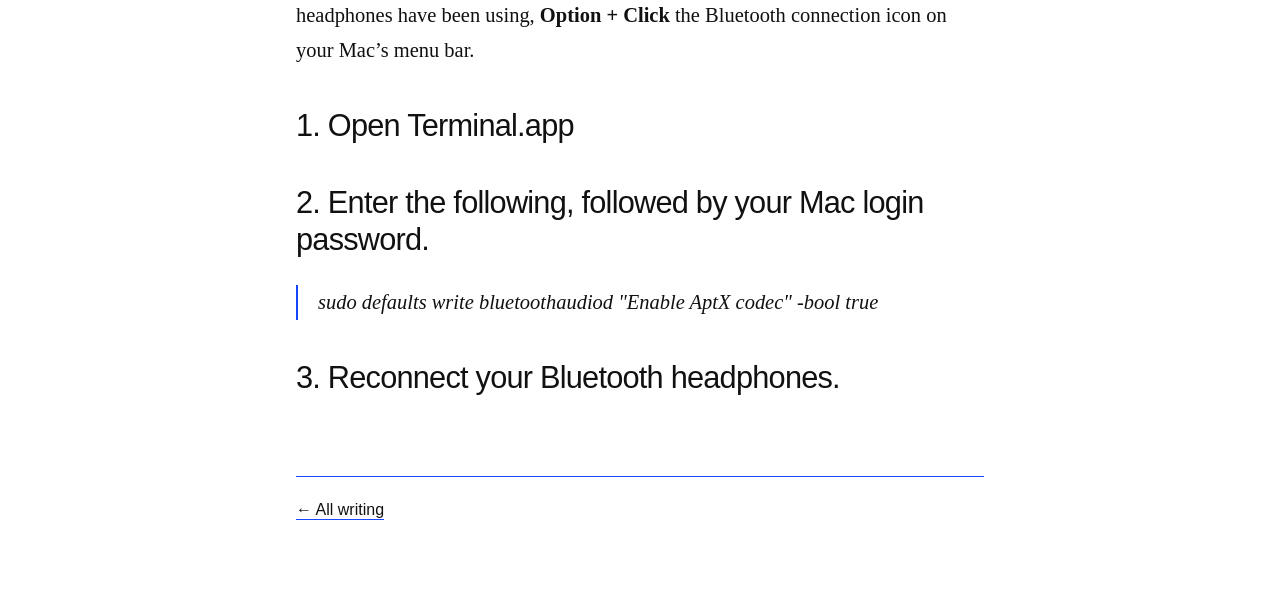
<file: writing/how-to-force-aptx-on-sony-wh-1000xm2-7e3bef27c0e3/index.html>
<!doctype html>
<html lang="en">
<head>
  <meta charset="utf-8">
  <meta name="viewport" content="width=device-width, initial-scale=1">
  <meta name="theme-color" content="#ffffff">
  <link rel="icon" href="/favicon.ico" sizes="any">
  <link rel="icon" type="image/png" href="/favicon.png">
  <link rel="apple-touch-icon" href="/apple-touch-icon.png">
  <title>How to force aptX on Sony WH-1000XM2 — JJ Shaw</title>
  <meta name="description" content="It’s been quite some time since my last post, but this issue has been annoying and persistent enough to warrant a post on its own.">
  <link rel="canonical" href="https://shawjj.com/writing/how-to-force-aptx-on-sony-wh-1000xm2-7e3bef27c0e3/">
  <meta property="og:type" content="article">
  <meta property="og:title" content="How to force aptX on Sony WH-1000XM2 — JJ Shaw">
  <meta property="og:description" content="It’s been quite some time since my last post, but this issue has been annoying and persistent enough to warrant a post on its own.">
  <meta property="og:url" content="https://shawjj.com/writing/how-to-force-aptx-on-sony-wh-1000xm2-7e3bef27c0e3/">
  <meta name="twitter:card" content="summary_large_image">
  <link rel="alternate" type="application/atom+xml" title="JJ Shaw — Writing" href="https://shawjj.com/feed.xml">
  <link rel="stylesheet" href="/writing.css">
<meta property="article:published_time" content="2019-05-05T23:56:46.291Z">
  <script type="application/ld+json">{"@context": "https://schema.org", "@type": "Article", "headline": "How to force aptX on Sony WH-1000XM2", "description": "It’s been quite some time since my last post, but this issue has been annoying and persistent enough to warrant a post on its own.", "datePublished": "2019-05-05T23:56:46.291Z", "dateModified": "2019-05-05T23:56:46.291Z", "author": {"@type": "Person", "name": "JJ Shaw", "url": "https://shawjj.com"}, "mainEntityOfPage": "https://shawjj.com/writing/how-to-force-aptx-on-sony-wh-1000xm2-7e3bef27c0e3/"}</script>
</head>
<body>
  <header class="writing-header">
    <a class="writing-wordmark" href="/">JJ Shaw</a>
    <nav aria-label="Primary navigation">
      <a href="/writing/">Writing</a>
      <a href="/PersonalCRM/">Personal CRM</a>
      <a href="mailto:hello@shawjj.com">Email</a>
      <a href="https://www.linkedin.com/in/shawjj" rel="noopener noreferrer">LinkedIn</a>
    </nav>
  </header>
  <main class="article-shell">
    <article>
      <header class="article-header">
        <p class="eyebrow"><a href="/writing/">Writing</a></p>
        <h1>How to force aptX on Sony WH-1000XM2</h1>
        <p class="article-subtitle">It’s been quite some time since my last post, but this issue has been annoying and persistent enough to warrant a post on its own.</p>
        <p class="article-meta">JJ Shaw · <time datetime="2019-05-05T23:56:46.291Z">May 5, 2019</time> · 6.2K views</p>
      </header>
      <div class="article-body e-content">
        <section name="b10e" class="section section--body section--first"><div class="section-divider"></div><div class="section-content"><div class="section-inner sectionLayout--insetColumn"><figure name="6b65" id="6b65" class="graf graf--figure graf-after--h3"><img class="graf-image" data-image-id="0*8Tic4jxVtvbhu72s" data-width="5738" data-height="3848" data-unsplash-photo-id="YDZPdqv3FcA" data-is-featured="true" src="/writing/assets/7e3bef27c0e3-01.jpg" loading="lazy" decoding="async" alt=""></figure><p name="598a" id="598a" class="graf graf--p graf-after--figure">It’s been quite some time since my last post, but this issue has been annoying and persistent enough to warrant a post on its own.</p><p name="3fd5" id="3fd5" class="graf graf--p graf-after--p">If you own a pair of Sony WH-1000XM2 or WH-1000XM3, you might have inadvertently been listening to a <strong class="markup--strong markup--p-strong">degraded codec when you connect to a Mac</strong>.</p><p name="3546" id="3546" class="graf graf--p graf-after--p">My XM2 has been consistently connecting via the worse <strong class="markup--strong markup--p-strong">SBC codec</strong> instead of the <strong class="markup--strong markup--p-strong">higher definition aptX codec</strong>. To check what Bluetooth connection your pair of headphones have been using, <strong class="markup--strong markup--p-strong">Option + Click</strong> the Bluetooth connection icon on your Mac’s menu bar.</p><h2 name="66e1" id="66e1" class="graf graf--h4 graf-after--p">1. Open Terminal.app</h2><h2 name="8ab8" id="8ab8" class="graf graf--h4 graf-after--h4 graf--trailing">2. Enter the following, followed by your Mac login password.</h2></div></div></section><section name="ce59" class="section section--body"><div class="section-divider"></div><div class="section-content"><div class="section-inner sectionLayout--insetColumn"><blockquote name="0408" id="0408" class="graf graf--blockquote graf--leading graf--trailing">sudo defaults write bluetoothaudiod &quot;Enable AptX codec&quot; -bool true</blockquote></div></div></section><section name="82c4" class="section section--body section--last"><div class="section-divider"></div><div class="section-content"><div class="section-inner sectionLayout--insetColumn"><h2 name="f05d" id="f05d" class="graf graf--h4 graf--leading graf--trailing">3. Reconnect your Bluetooth headphones.</h2></div></div></section>
      </div>
      <footer class="article-footer">
        <a href="/writing/">← All writing</a>
      </footer>
    </article>
  </main>
</body>
</html>
</file>
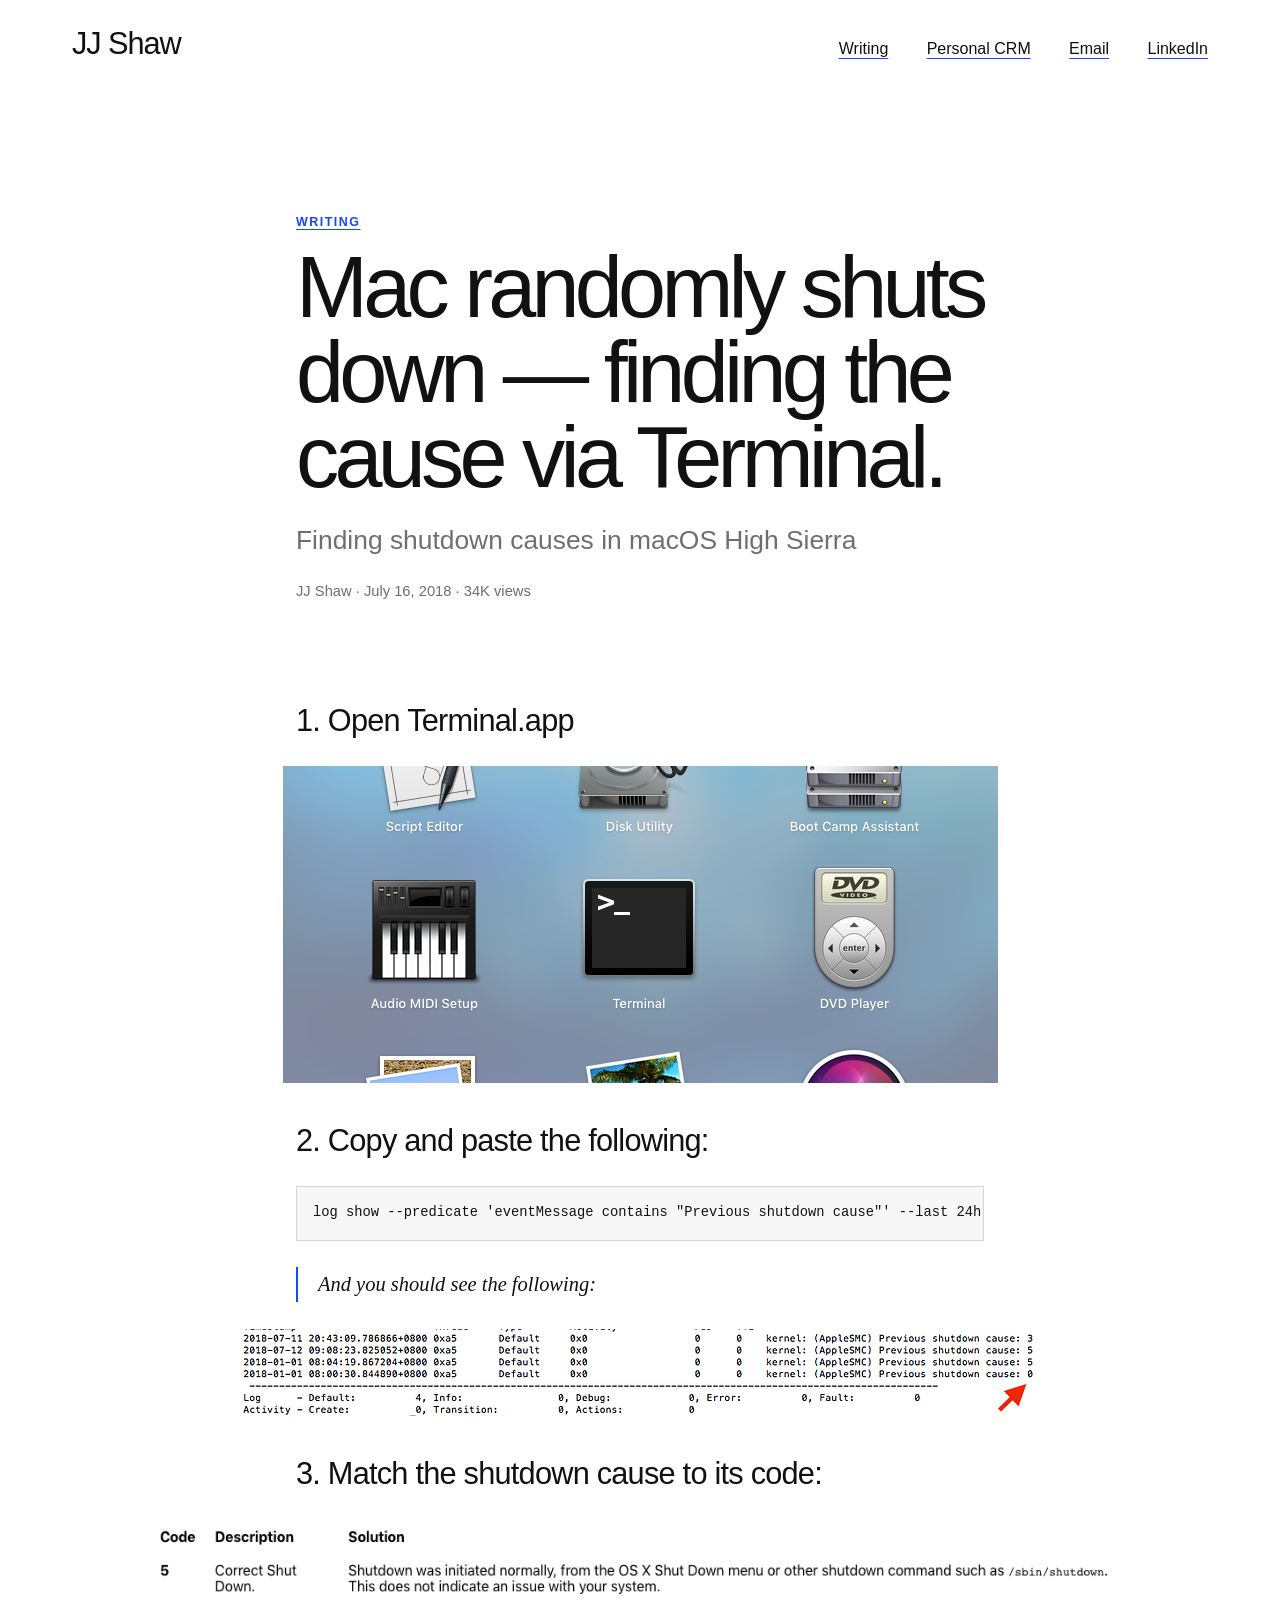
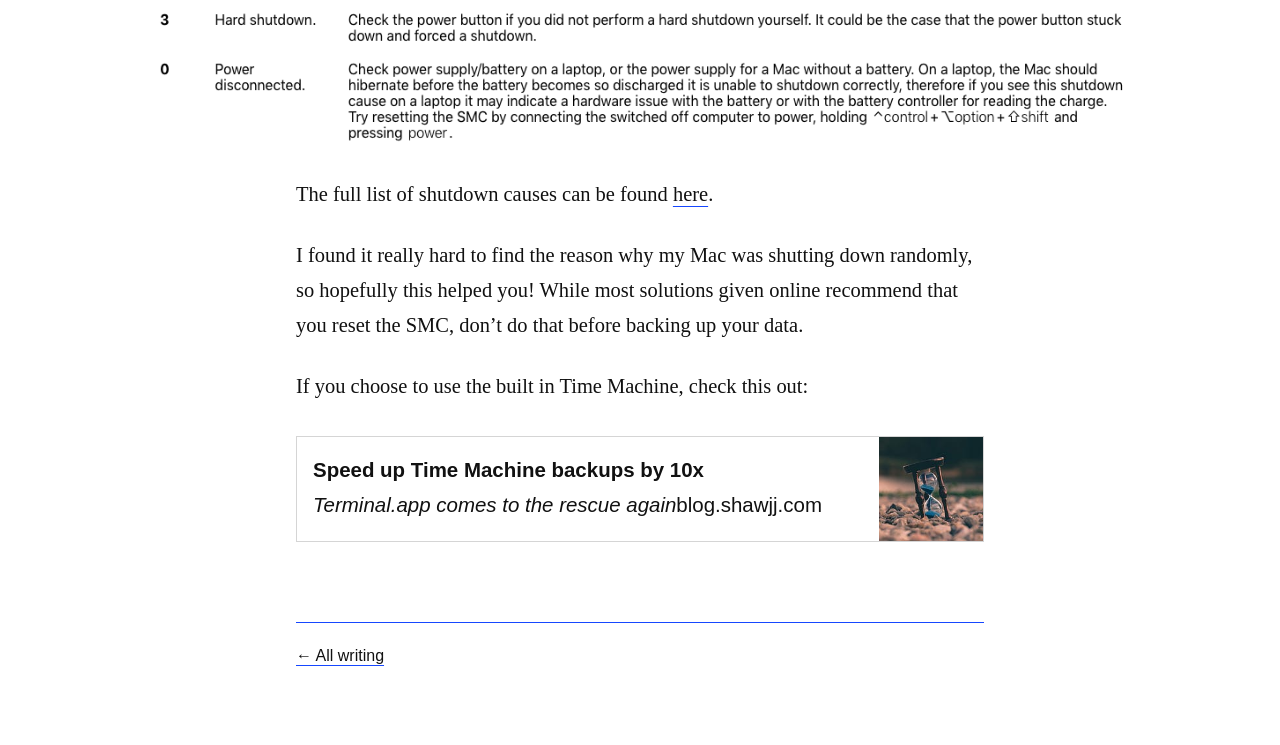
<file: writing/mac-randomly-shuts-down-finding-the-cause-e57acacb37/index.html>
<!doctype html>
<html lang="en">
<head>
  <meta charset="utf-8">
  <meta name="viewport" content="width=device-width, initial-scale=1">
  <meta name="theme-color" content="#ffffff">
  <link rel="icon" href="/favicon.ico" sizes="any">
  <link rel="icon" type="image/png" href="/favicon.png">
  <link rel="apple-touch-icon" href="/apple-touch-icon.png">
  <title>Mac randomly shuts down — finding the cause via Terminal. — JJ Shaw</title>
  <meta name="description" content="Finding shutdown causes in macOS High Sierra">
  <link rel="canonical" href="https://shawjj.com/writing/mac-randomly-shuts-down-finding-the-cause-e57acacb37/">
  <meta property="og:type" content="article">
  <meta property="og:title" content="Mac randomly shuts down — finding the cause via Terminal. — JJ Shaw">
  <meta property="og:description" content="Finding shutdown causes in macOS High Sierra">
  <meta property="og:url" content="https://shawjj.com/writing/mac-randomly-shuts-down-finding-the-cause-e57acacb37/">
  <meta name="twitter:card" content="summary_large_image">
  <link rel="alternate" type="application/atom+xml" title="JJ Shaw — Writing" href="https://shawjj.com/feed.xml">
  <link rel="stylesheet" href="/writing.css">
<meta property="article:published_time" content="2018-07-16T10:18:03.665Z">
  <script type="application/ld+json">{"@context": "https://schema.org", "@type": "Article", "headline": "Mac randomly shuts down — finding the cause via Terminal.", "description": "Finding shutdown causes in macOS High Sierra", "datePublished": "2018-07-16T10:18:03.665Z", "dateModified": "2018-07-16T10:18:03.665Z", "author": {"@type": "Person", "name": "JJ Shaw", "url": "https://shawjj.com"}, "mainEntityOfPage": "https://shawjj.com/writing/mac-randomly-shuts-down-finding-the-cause-e57acacb37/"}</script>
</head>
<body>
  <header class="writing-header">
    <a class="writing-wordmark" href="/">JJ Shaw</a>
    <nav aria-label="Primary navigation">
      <a href="/writing/">Writing</a>
      <a href="/PersonalCRM/">Personal CRM</a>
      <a href="mailto:hello@shawjj.com">Email</a>
      <a href="https://www.linkedin.com/in/shawjj" rel="noopener noreferrer">LinkedIn</a>
    </nav>
  </header>
  <main class="article-shell">
    <article>
      <header class="article-header">
        <p class="eyebrow"><a href="/writing/">Writing</a></p>
        <h1>Mac randomly shuts down — finding the cause via Terminal.</h1>
        <p class="article-subtitle">Finding shutdown causes in macOS High Sierra</p>
        <p class="article-meta">JJ Shaw · <time datetime="2018-07-16T10:18:03.665Z">July 16, 2018</time> · 34K views</p>
      </header>
      <div class="article-body e-content">
        <section name="192a" class="section section--body section--first section--last"><div class="section-divider"></div><div class="section-content"><div class="section-inner sectionLayout--insetColumn"><h2 name="aecb" id="aecb" class="graf graf--h4 graf-after--h4">1. Open Terminal.app</h2><figure name="1db2" id="1db2" class="graf graf--figure graf-after--h4"><img class="graf-image" data-image-id="1*4ML8z1Fda_wprCbGbfBj3A.png" data-width="715" data-height="317" data-is-featured="true" src="/writing/assets/e57acacb37-01.png" loading="lazy" decoding="async" alt=""></figure><h2 name="45b7" id="45b7" class="graf graf--h4 graf-after--figure">2. Copy and paste the following:</h2><pre name="d9aa" id="d9aa" class="graf graf--pre graf-after--h4">log show --predicate &#39;eventMessage contains &quot;Previous shutdown cause&quot;&#39; --last 24h</pre><blockquote name="2536" id="2536" class="graf graf--blockquote graf-after--pre">And you should see the following:</blockquote><figure name="60b8" id="60b8" class="graf graf--figure graf-after--blockquote"><img class="graf-image" data-image-id="1*ovFvcshGvrPZ4Wr8t-neuQ.png" data-width="943" data-height="103" src="/writing/assets/e57acacb37-02.png" loading="lazy" decoding="async" alt=""></figure><h2 name="90a9" id="90a9" class="graf graf--h4 graf-after--figure">3. Match the shutdown cause to its code:</h2></div><div class="section-inner sectionLayout--outsetColumn"><figure name="4f2c" id="4f2c" class="graf graf--figure graf--layoutOutsetCenter graf-after--h4"><img class="graf-image" data-image-id="1*tZUFqEEedwpZWSY2anU9Ow.png" data-width="1126" data-height="263" src="/writing/assets/e57acacb37-03.png" loading="lazy" decoding="async" alt=""></figure></div><div class="section-inner sectionLayout--insetColumn"><p name="93d7" id="93d7" class="graf graf--p graf-after--figure">The full list of shutdown causes can be found <a href="https://georgegarside.com/blog/macos/shutdown-causes/" data-href="https://georgegarside.com/blog/macos/shutdown-causes/" class="markup--anchor markup--p-anchor" rel="noopener" target="_blank">here</a>.</p><p name="0765" id="0765" class="graf graf--p graf-after--p">I found it really hard to find the reason why my Mac was shutting down randomly, so hopefully this helped you! While most solutions given online recommend that you reset the SMC, don’t do that before backing up your data.</p><p name="f2b6" id="f2b6" class="graf graf--p graf-after--p">If you choose to use the built in Time Machine, check this out:</p><div name="ee42" id="ee42" class="graf graf--mixtapeEmbed graf-after--p"><a href="https://shawjj.com/writing/speed-up-time-machine-backups-by-10x-f6274330dc6f/" data-href="https://shawjj.com/writing/speed-up-time-machine-backups-by-10x-f6274330dc6f/" class="markup--anchor markup--mixtapeEmbed-anchor" title="https://shawjj.com/writing/speed-up-time-machine-backups-by-10x-f6274330dc6f/"><strong class="markup--strong markup--mixtapeEmbed-strong">Speed up Time Machine backups by 10x</strong><br><em class="markup--em markup--mixtapeEmbed-em">Terminal.app comes to the rescue again</em>blog.shawjj.com</a><a href="https://shawjj.com/writing/speed-up-time-machine-backups-by-10x-f6274330dc6f/" class="js-mixtapeImage mixtapeImage u-ignoreBlock" data-media-id="3b5370ed2e6b63493c027309be5fb23f" data-thumbnail-img-id="0*_ZtYmsYmoVCOiDrK" style="background-image: url(/writing/assets/e57acacb37-04.jpg);"></a></div><figure name="2ed0" id="2ed0" class="graf graf--figure graf--iframe graf-after--mixtapeEmbed graf--trailing"></figure></div></div></section>
      </div>
      <footer class="article-footer">
        <a href="/writing/">← All writing</a>
      </footer>
    </article>
  </main>
</body>
</html>
</file>
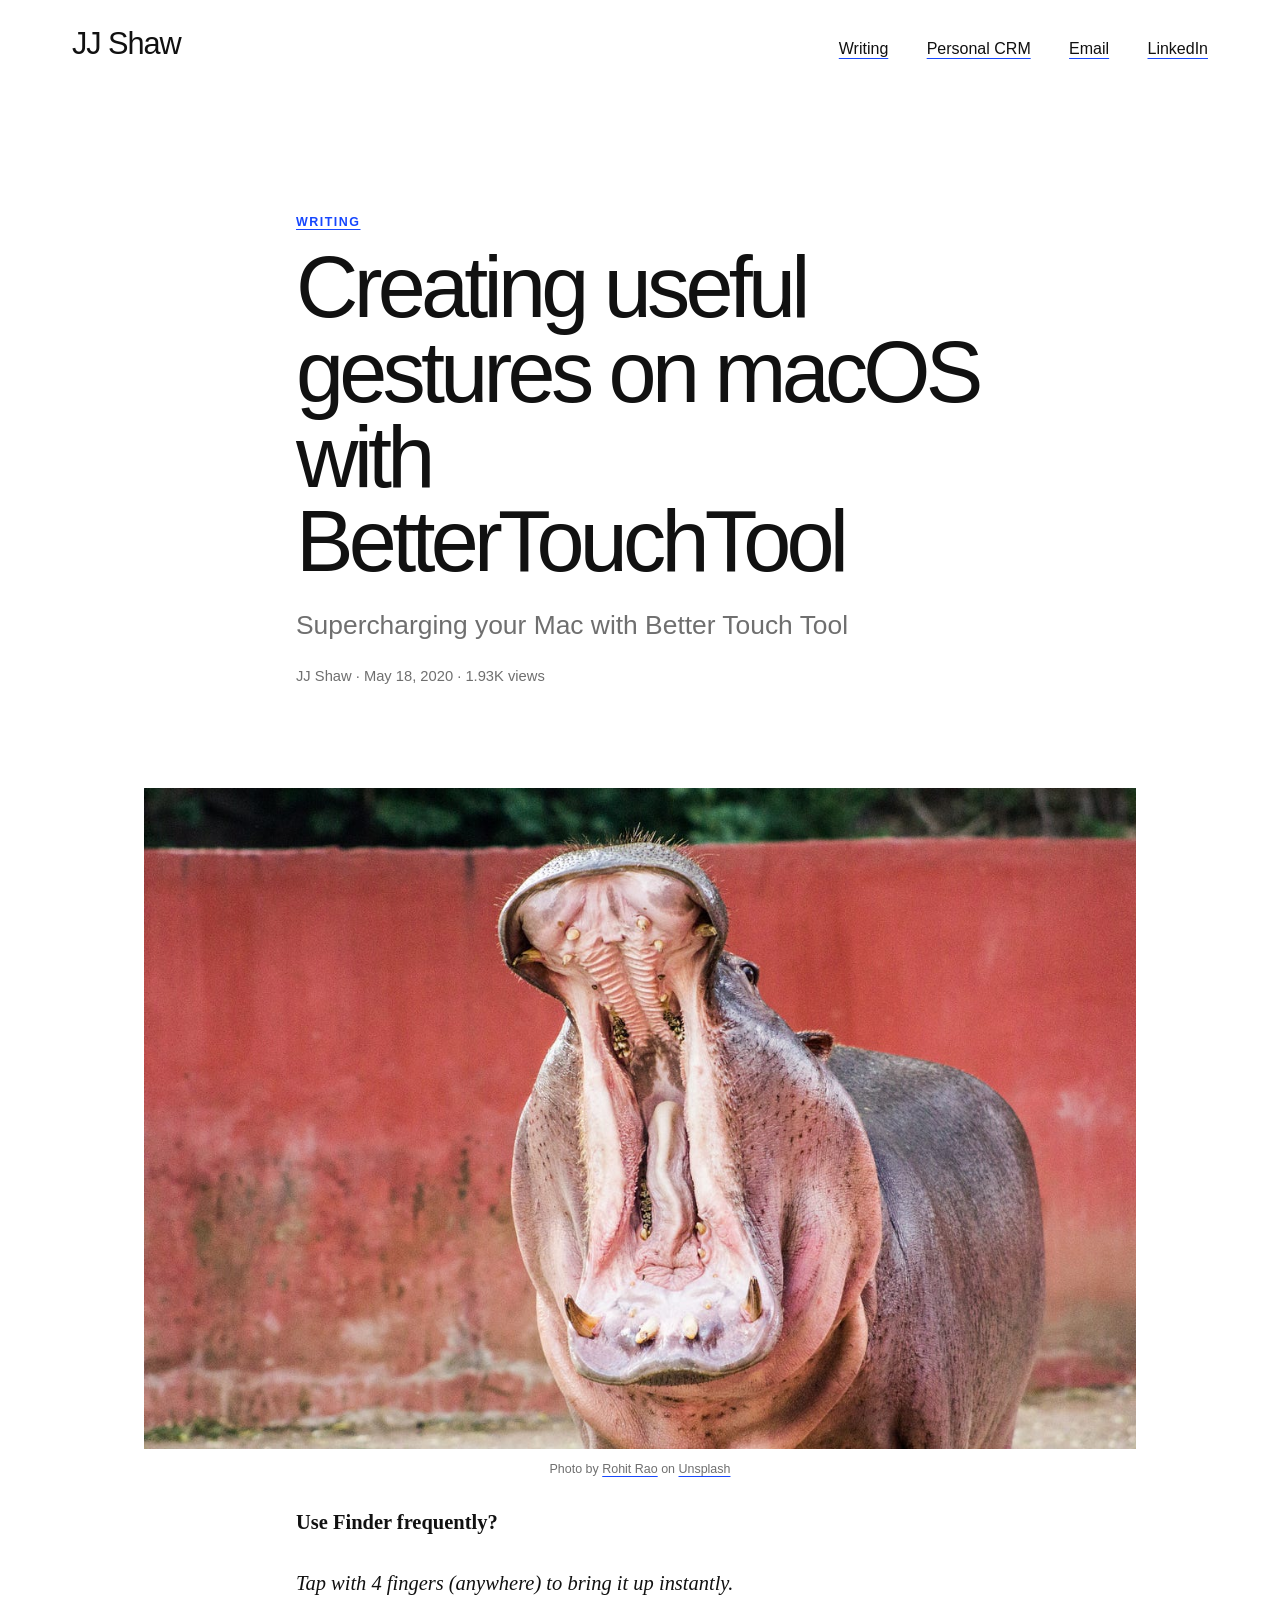
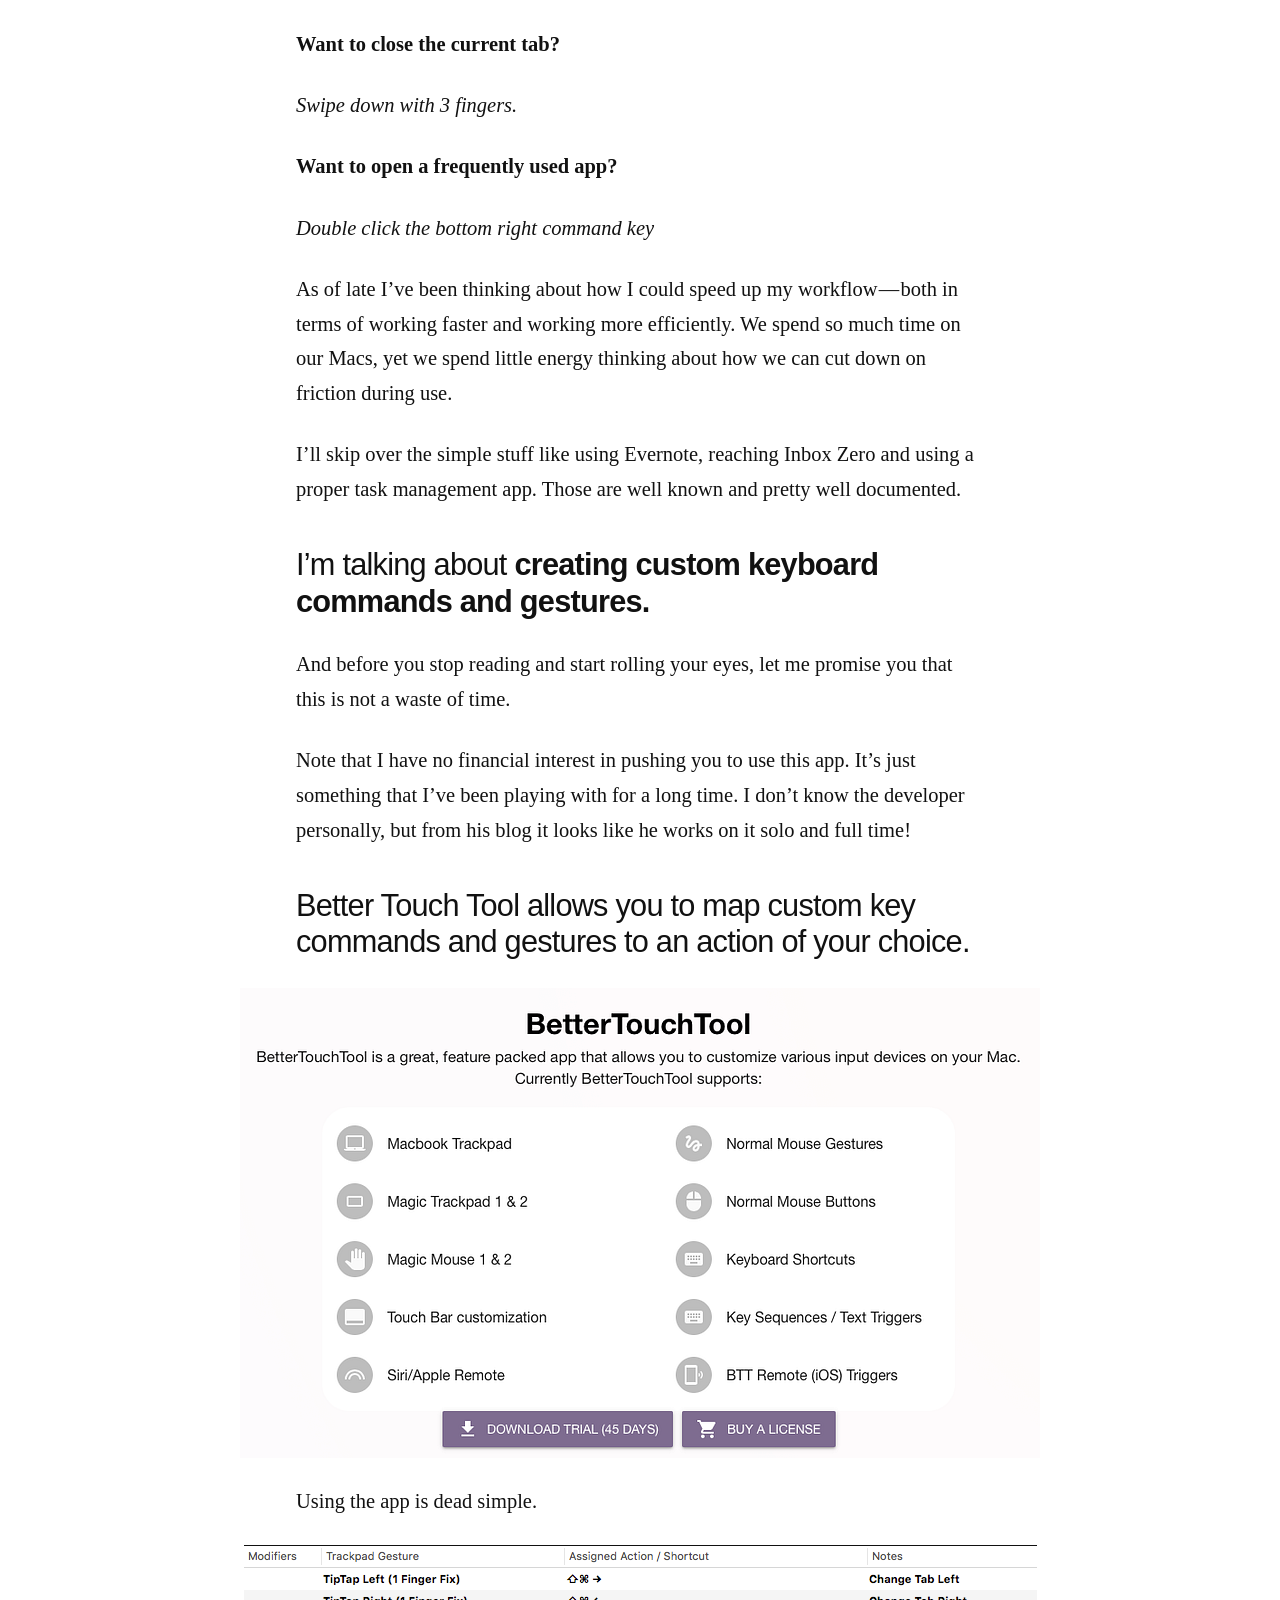
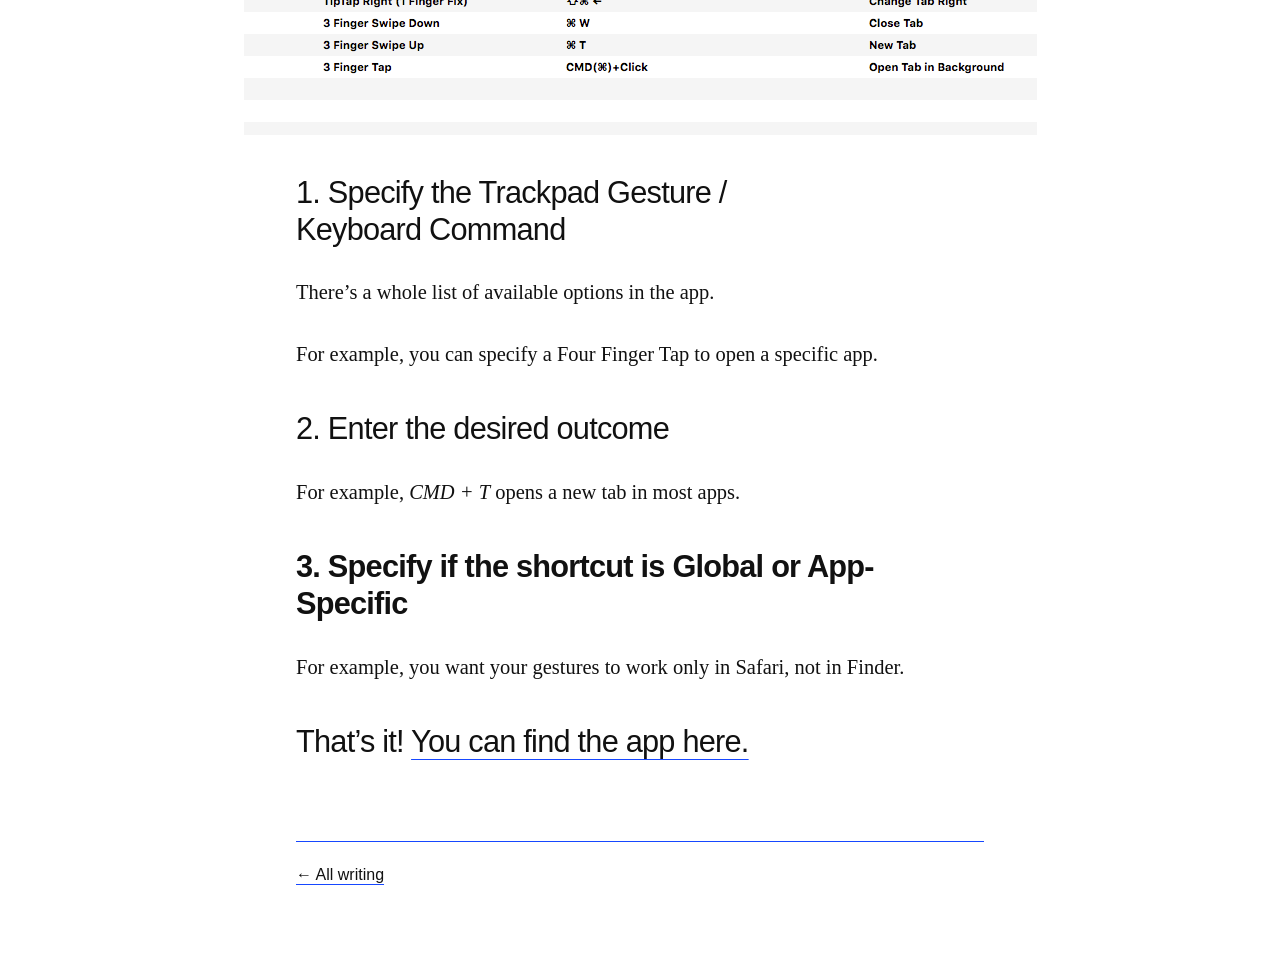
<file: writing/making-useful-gestures-and-swipes-on-macos-with-bettertouchtool-47e8ec43631/index.html>
<!doctype html>
<html lang="en">
<head>
  <meta charset="utf-8">
  <meta name="viewport" content="width=device-width, initial-scale=1">
  <meta name="theme-color" content="#ffffff">
  <link rel="icon" href="/favicon.ico" sizes="any">
  <link rel="icon" type="image/png" href="/favicon.png">
  <link rel="apple-touch-icon" href="/apple-touch-icon.png">
  <title>Creating useful gestures on macOS with BetterTouchTool — JJ Shaw</title>
  <meta name="description" content="Supercharging your Mac with Better Touch Tool">
  <link rel="canonical" href="https://shawjj.com/writing/making-useful-gestures-and-swipes-on-macos-with-bettertouchtool-47e8ec43631/">
  <meta property="og:type" content="article">
  <meta property="og:title" content="Creating useful gestures on macOS with BetterTouchTool — JJ Shaw">
  <meta property="og:description" content="Supercharging your Mac with Better Touch Tool">
  <meta property="og:url" content="https://shawjj.com/writing/making-useful-gestures-and-swipes-on-macos-with-bettertouchtool-47e8ec43631/">
  <meta name="twitter:card" content="summary_large_image">
  <link rel="alternate" type="application/atom+xml" title="JJ Shaw — Writing" href="https://shawjj.com/feed.xml">
  <link rel="stylesheet" href="/writing.css">
<meta property="article:published_time" content="2020-05-18T17:02:22.546Z">
  <script type="application/ld+json">{"@context": "https://schema.org", "@type": "Article", "headline": "Creating useful gestures on macOS with BetterTouchTool", "description": "Supercharging your Mac with Better Touch Tool", "datePublished": "2020-05-18T17:02:22.546Z", "dateModified": "2020-05-18T17:02:22.546Z", "author": {"@type": "Person", "name": "JJ Shaw", "url": "https://shawjj.com"}, "mainEntityOfPage": "https://shawjj.com/writing/making-useful-gestures-and-swipes-on-macos-with-bettertouchtool-47e8ec43631/"}</script>
</head>
<body>
  <header class="writing-header">
    <a class="writing-wordmark" href="/">JJ Shaw</a>
    <nav aria-label="Primary navigation">
      <a href="/writing/">Writing</a>
      <a href="/PersonalCRM/">Personal CRM</a>
      <a href="mailto:hello@shawjj.com">Email</a>
      <a href="https://www.linkedin.com/in/shawjj" rel="noopener noreferrer">LinkedIn</a>
    </nav>
  </header>
  <main class="article-shell">
    <article>
      <header class="article-header">
        <p class="eyebrow"><a href="/writing/">Writing</a></p>
        <h1>Creating useful gestures on macOS with BetterTouchTool</h1>
        <p class="article-subtitle">Supercharging your Mac with Better Touch Tool</p>
        <p class="article-meta">JJ Shaw · <time datetime="2020-05-18T17:02:22.546Z">May 18, 2020</time> · 1.93K views</p>
      </header>
      <div class="article-body e-content">
        <section name="621e" class="section section--body section--first"><div class="section-divider"></div><div class="section-content"><div class="section-inner sectionLayout--insetColumn"></div><div class="section-inner sectionLayout--outsetColumn"><figure name="eaa4" id="eaa4" class="graf graf--figure graf--layoutOutsetCenter graf-after--h4 graf--trailing"><img class="graf-image" data-image-id="0*Dzz4e-uIEWl4j_E8" data-width="5184" data-height="3456" data-is-featured="true" src="/writing/assets/47e8ec43631-01.jpg" loading="lazy" decoding="async" alt=""><figcaption class="imageCaption">Photo by <a href="https://unsplash.com/@uxdspecies?utm_source=medium&amp;utm_medium=referral" data-href="https://unsplash.com/@uxdspecies?utm_source=medium&amp;utm_medium=referral" class="markup--anchor markup--figure-anchor" rel="photo-creator noopener" target="_blank">Rohit Rao</a> on <a href="https://unsplash.com?utm_source=medium&amp;utm_medium=referral" data-href="https://unsplash.com?utm_source=medium&amp;utm_medium=referral" class="markup--anchor markup--figure-anchor" rel="photo-source noopener" target="_blank">Unsplash</a></figcaption></figure></div></div></section><section name="3e39" class="section section--body"><div class="section-divider"></div><div class="section-content"><div class="section-inner sectionLayout--insetColumn"><p name="3874" id="3874" class="graf graf--p graf--leading"><strong class="markup--strong markup--p-strong">Use Finder frequently?</strong></p><p name="ab63" id="ab63" class="graf graf--p graf-after--p"><em class="markup--em markup--p-em">Tap with 4 fingers (anywhere) to bring it up instantly.</em></p><p name="e8dd" id="e8dd" class="graf graf--p graf-after--p"><strong class="markup--strong markup--p-strong">Want to close the current tab?</strong></p><p name="e122" id="e122" class="graf graf--p graf-after--p"><em class="markup--em markup--p-em">Swipe down with 3 fingers.</em></p><p name="e275" id="e275" class="graf graf--p graf-after--p"><strong class="markup--strong markup--p-strong">Want to open a frequently used app?</strong></p><p name="3b3b" id="3b3b" class="graf graf--p graf-after--p graf--trailing"><em class="markup--em markup--p-em">Double click the bottom right command key</em></p></div></div></section><section name="93e4" class="section section--body section--last"><div class="section-divider"></div><div class="section-content"><div class="section-inner sectionLayout--insetColumn"><p name="e3d9" id="e3d9" class="graf graf--p graf--leading">As of late I’ve been thinking about how I could speed up my workflow — both in terms of working faster and working more efficiently. We spend so much time on our Macs, yet we spend little energy thinking about how we can cut down on friction during use.</p><p name="5c9d" id="5c9d" class="graf graf--p graf-after--p">I’ll skip over the simple stuff like using Evernote, reaching Inbox Zero and using a proper task management app. Those are well known and pretty well documented.</p><h2 name="7385" id="7385" class="graf graf--h4 graf-after--p">I’m talking about <strong class="markup--strong markup--h4-strong">creating custom keyboard commands and gestures.</strong></h2><p name="b885" id="b885" class="graf graf--p graf-after--h4">And before you stop reading and start rolling your eyes, let me promise you that this is not<strong class="markup--strong markup--p-strong"> </strong>a waste of time.</p><p name="72c8" id="72c8" class="graf graf--p graf-after--p">Note that I have no financial interest in pushing you to use this app. It’s just something that I’ve been playing with for a long time. I don’t know the developer personally, but from his blog it looks like he works on it solo and full time!</p><h2 name="dc10" id="dc10" class="graf graf--h4 graf-after--p">Better Touch Tool allows you to map custom key commands and gestures to an action of your choice.</h2><figure name="8267" id="8267" class="graf graf--figure graf-after--h4"><img class="graf-image" data-image-id="1*WGYtUgTSFDFDFppZ9tGgHA.png" data-width="885" data-height="520" src="/writing/assets/47e8ec43631-02.png" loading="lazy" decoding="async" alt=""></figure><p name="9a68" id="9a68" class="graf graf--p graf-after--figure">Using the app is dead simple.</p><figure name="6d50" id="6d50" class="graf graf--figure graf-after--p"><img class="graf-image" data-image-id="1*xZzuQobrfCr9T2Eti_-zJg.png" data-width="793" data-height="190" src="/writing/assets/47e8ec43631-03.png" loading="lazy" decoding="async" alt=""></figure><h2 name="c49d" id="c49d" class="graf graf--h4 graf-after--figure">1. Specify the Trackpad Gesture / Keyboard Command</h2><p name="60b8" id="60b8" class="graf graf--p graf-after--h4">There’s a whole list of available options in the app.</p><p name="a247" id="a247" class="graf graf--p graf-after--p">For example, you can specify a Four Finger Tap to open a specific app.</p><h2 name="dd28" id="dd28" class="graf graf--h4 graf-after--p">2. Enter the desired outcome</h2><p name="ad00" id="ad00" class="graf graf--p graf-after--h4">For example, <em class="markup--em markup--p-em">CMD + T</em> opens a new tab in most apps.</p><h2 name="85dd" id="85dd" class="graf graf--h4 graf-after--p"><strong class="markup--strong markup--h4-strong">3. Specify if the shortcut is Global or App-Specific</strong></h2><p name="54b2" id="54b2" class="graf graf--p graf-after--h4">For example, you want your gestures to work only in Safari, not in Finder.</p><h2 name="ce4f" id="ce4f" class="graf graf--h4 graf-after--p graf--trailing">That’s it! <a href="https://folivora.ai" data-href="https://folivora.ai" class="markup--anchor markup--h4-anchor" rel="noopener" target="_blank">You can find the app here.</a></h2></div></div></section>
      </div>
      <footer class="article-footer">
        <a href="/writing/">← All writing</a>
      </footer>
    </article>
  </main>
</body>
</html>
</file>
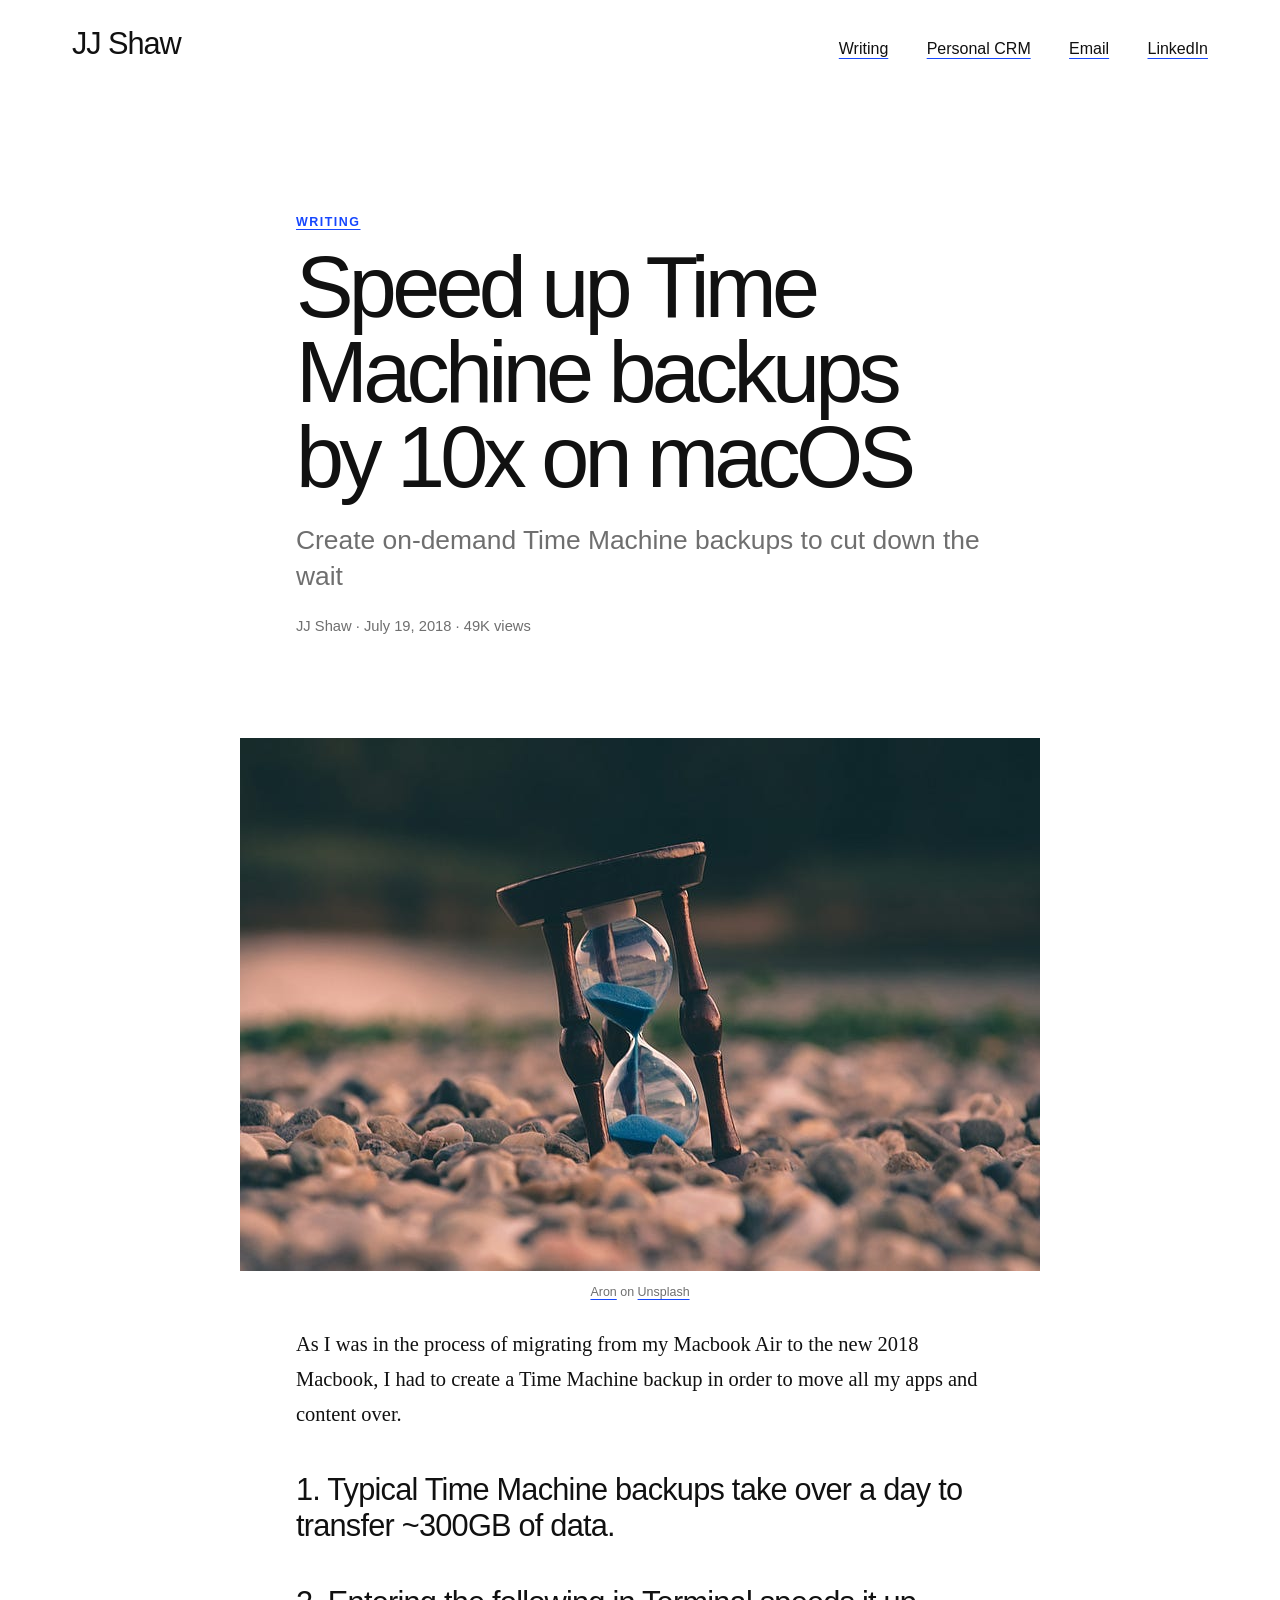
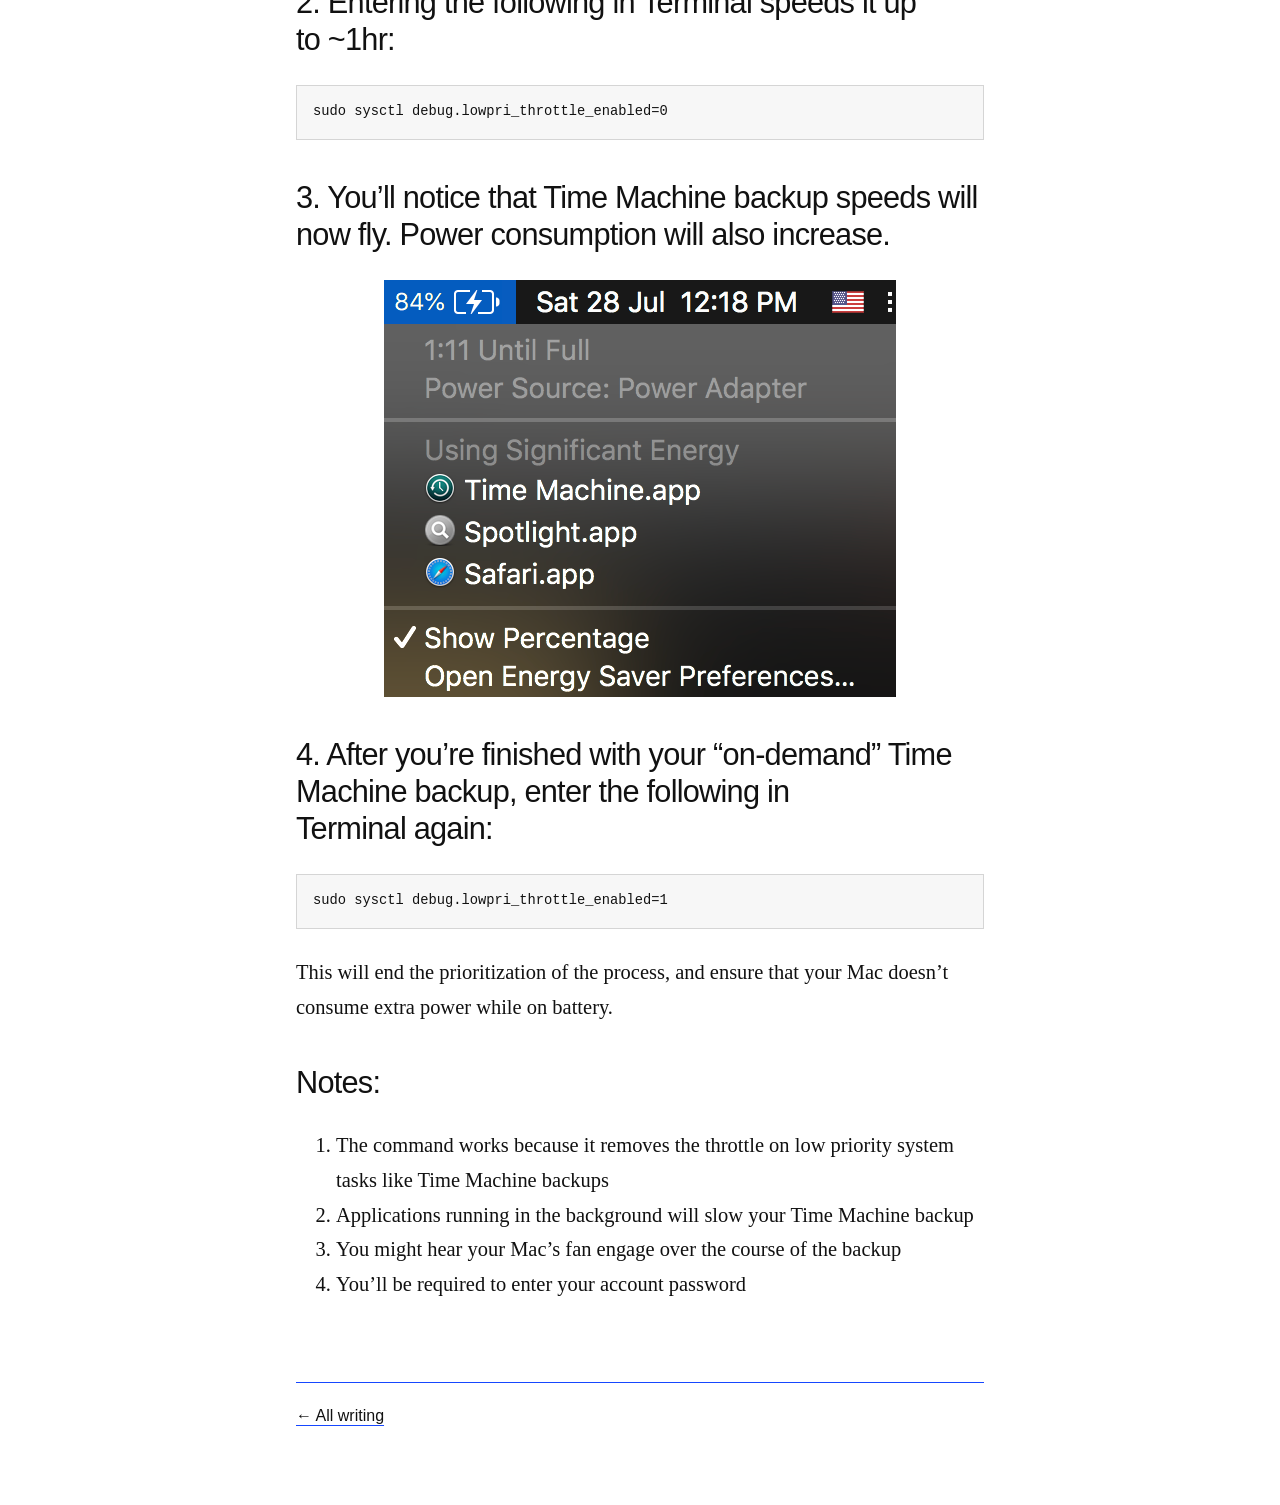
<file: writing/speed-up-time-machine-backups-by-10x-f6274330dc6f/index.html>
<!doctype html>
<html lang="en">
<head>
  <meta charset="utf-8">
  <meta name="viewport" content="width=device-width, initial-scale=1">
  <meta name="theme-color" content="#ffffff">
  <link rel="icon" href="/favicon.ico" sizes="any">
  <link rel="icon" type="image/png" href="/favicon.png">
  <link rel="apple-touch-icon" href="/apple-touch-icon.png">
  <title>Speed up Time Machine backups by 10x on macOS — JJ Shaw</title>
  <meta name="description" content="Create on-demand Time Machine backups to cut down the wait">
  <link rel="canonical" href="https://shawjj.com/writing/speed-up-time-machine-backups-by-10x-f6274330dc6f/">
  <meta property="og:type" content="article">
  <meta property="og:title" content="Speed up Time Machine backups by 10x on macOS — JJ Shaw">
  <meta property="og:description" content="Create on-demand Time Machine backups to cut down the wait">
  <meta property="og:url" content="https://shawjj.com/writing/speed-up-time-machine-backups-by-10x-f6274330dc6f/">
  <meta name="twitter:card" content="summary_large_image">
  <link rel="alternate" type="application/atom+xml" title="JJ Shaw — Writing" href="https://shawjj.com/feed.xml">
  <link rel="stylesheet" href="/writing.css">
<meta property="article:published_time" content="2018-07-19T09:49:20.098Z">
  <script type="application/ld+json">{"@context": "https://schema.org", "@type": "Article", "headline": "Speed up Time Machine backups by 10x on macOS", "description": "Create on-demand Time Machine backups to cut down the wait", "datePublished": "2018-07-19T09:49:20.098Z", "dateModified": "2018-07-19T09:49:20.098Z", "author": {"@type": "Person", "name": "JJ Shaw", "url": "https://shawjj.com"}, "mainEntityOfPage": "https://shawjj.com/writing/speed-up-time-machine-backups-by-10x-f6274330dc6f/"}</script>
</head>
<body>
  <header class="writing-header">
    <a class="writing-wordmark" href="/">JJ Shaw</a>
    <nav aria-label="Primary navigation">
      <a href="/writing/">Writing</a>
      <a href="/PersonalCRM/">Personal CRM</a>
      <a href="mailto:hello@shawjj.com">Email</a>
      <a href="https://www.linkedin.com/in/shawjj" rel="noopener noreferrer">LinkedIn</a>
    </nav>
  </header>
  <main class="article-shell">
    <article>
      <header class="article-header">
        <p class="eyebrow"><a href="/writing/">Writing</a></p>
        <h1>Speed up Time Machine backups by 10x on macOS</h1>
        <p class="article-subtitle">Create on-demand Time Machine backups to cut down the wait</p>
        <p class="article-meta">JJ Shaw · <time datetime="2018-07-19T09:49:20.098Z">July 19, 2018</time> · 49K views</p>
      </header>
      <div class="article-body e-content">
        <section name="d7ce" class="section section--body section--first section--last"><div class="section-divider"></div><div class="section-content"><div class="section-inner sectionLayout--insetColumn"><figure name="a395" id="a395" class="graf graf--figure graf-after--h4"><img class="graf-image" data-image-id="0*_ZtYmsYmoVCOiDrK" data-width="6000" data-height="4000" src="/writing/assets/f6274330dc6f-01.jpg" loading="lazy" decoding="async" alt=""><figcaption class="imageCaption"><a href="https://unsplash.com/@aronunsplash?utm_source=medium&amp;utm_medium=referral" data-href="https://unsplash.com/@aronunsplash?utm_source=medium&amp;utm_medium=referral" class="markup--anchor markup--figure-anchor" rel="photo-creator noopener" target="_blank">Aron</a> on <a href="https://unsplash.com?utm_source=medium&amp;utm_medium=referral" data-href="https://unsplash.com?utm_source=medium&amp;utm_medium=referral" class="markup--anchor markup--figure-anchor" rel="photo-source noopener" target="_blank">Unsplash</a></figcaption></figure><p name="6749" id="6749" class="graf graf--p graf-after--figure">As I was in the process of migrating from my Macbook Air to the new 2018 Macbook, I had to create a Time Machine backup in order to move all my apps and content over.</p><h2 name="c0cd" id="c0cd" class="graf graf--h4 graf-after--p">1. Typical Time Machine backups take over a day to transfer ~300GB of data.</h2><h2 name="1b85" id="1b85" class="graf graf--h4 graf-after--h4">2. Entering the following in Terminal speeds it up to ~1hr:</h2><pre name="5e3a" id="5e3a" class="graf graf--pre graf-after--h4">sudo sysctl debug.lowpri_throttle_enabled=0</pre><h2 name="d644" id="d644" class="graf graf--h4 graf-after--pre">3. You’ll notice that Time Machine backup speeds will now fly. Power consumption will also increase.</h2><figure name="f5f9" id="f5f9" class="graf graf--figure graf-after--h4"><img class="graf-image" data-image-id="1*GNbHDbf2YGRm8oi_rwJgEA.png" data-width="512" data-height="417" src="/writing/assets/f6274330dc6f-02.png" loading="lazy" decoding="async" alt=""></figure><h2 name="b943" id="b943" class="graf graf--h4 graf-after--figure">4. After you’re finished with your “on-demand” Time Machine backup, enter the following in Terminal again:</h2><pre name="7d3a" id="7d3a" class="graf graf--pre graf-after--h4">sudo sysctl debug.lowpri_throttle_enabled=1</pre><p name="a363" id="a363" class="graf graf--p graf-after--pre">This will end the prioritization of the process, and ensure that your Mac doesn’t consume extra power while on battery.</p><h2 name="feec" id="feec" class="graf graf--h4 graf-after--p">Notes:</h2><ol class="postList"><li name="cf81" id="cf81" class="graf graf--li graf-after--h4">The command works because it removes the throttle on low priority system tasks like Time Machine backups</li><li name="c49d" id="c49d" class="graf graf--li graf-after--li">Applications running in the background will slow your Time Machine backup</li><li name="9b60" id="9b60" class="graf graf--li graf-after--li">You might hear your Mac’s fan engage over the course of the backup</li><li name="02c6" id="02c6" class="graf graf--li graf-after--li graf--trailing">You’ll be required to enter your account password</li></ol></div></div></section>
      </div>
      <footer class="article-footer">
        <a href="/writing/">← All writing</a>
      </footer>
    </article>
  </main>
</body>
</html>
</file>
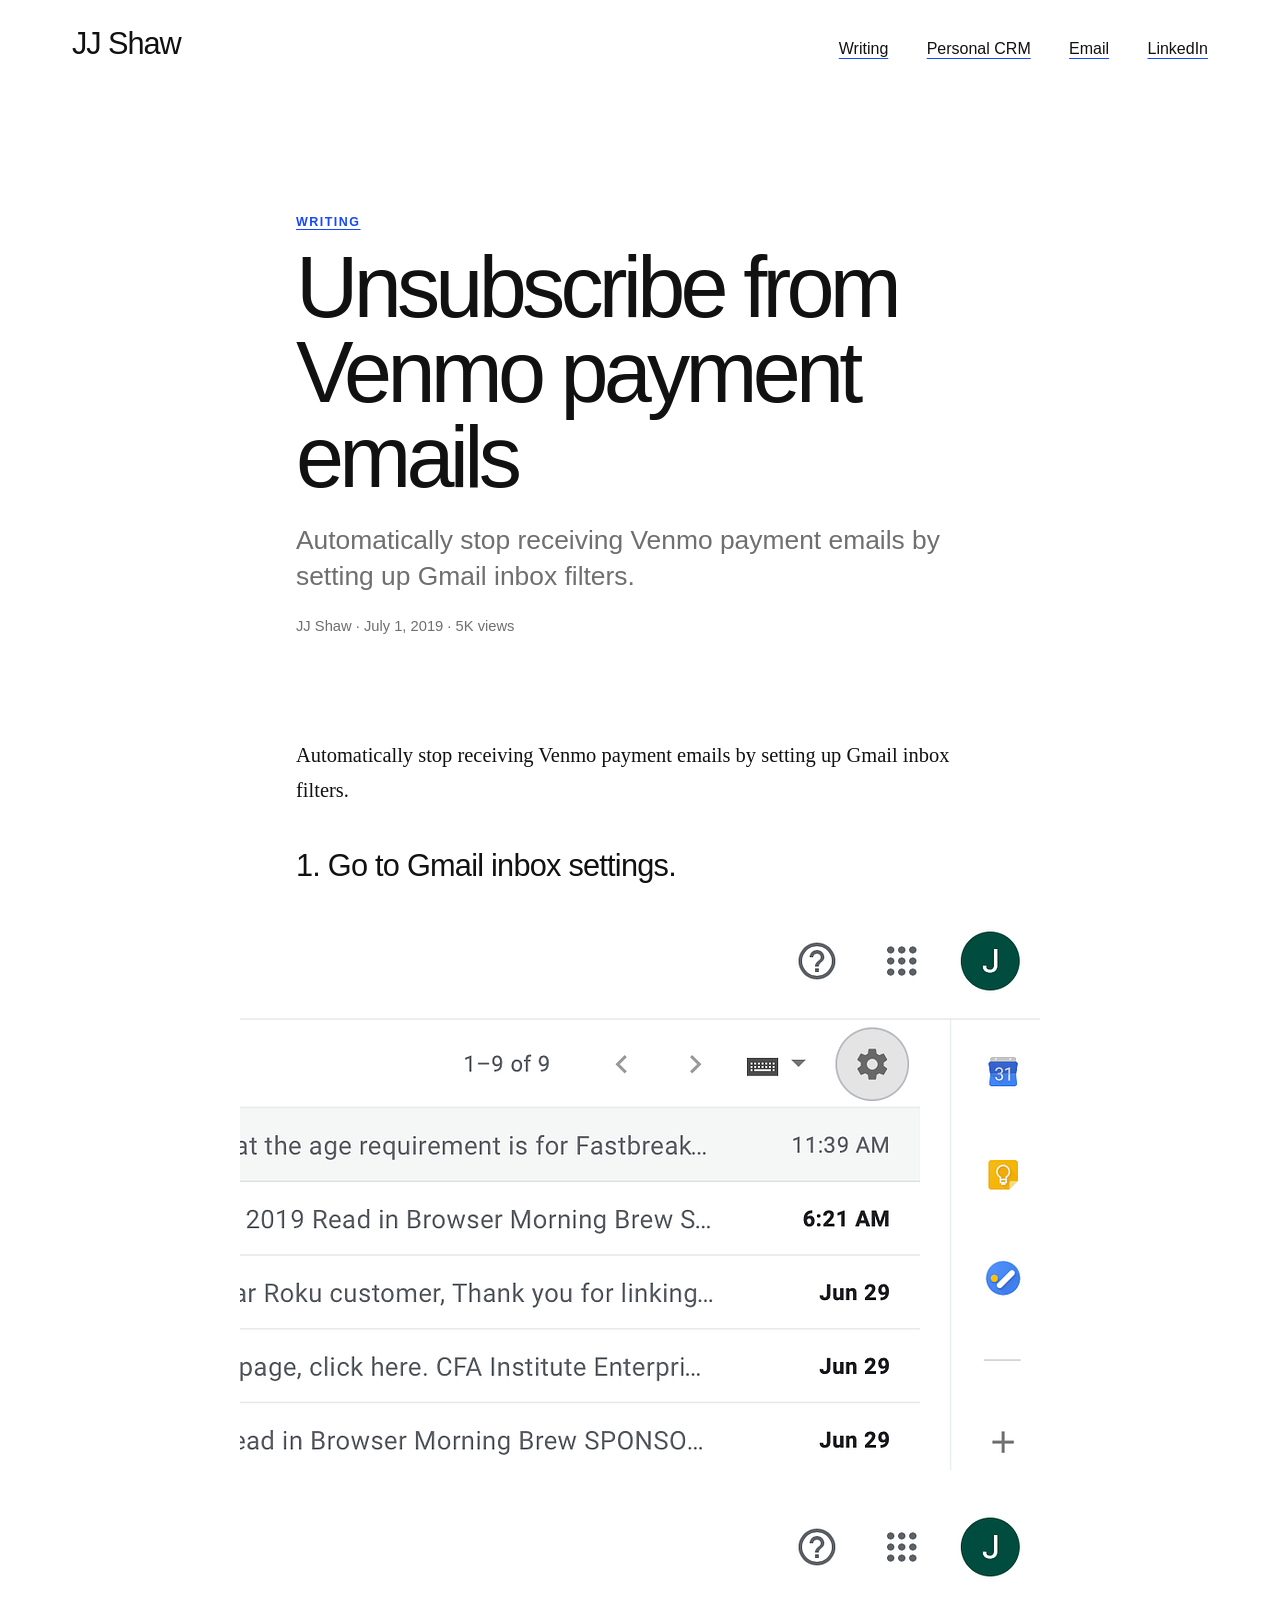
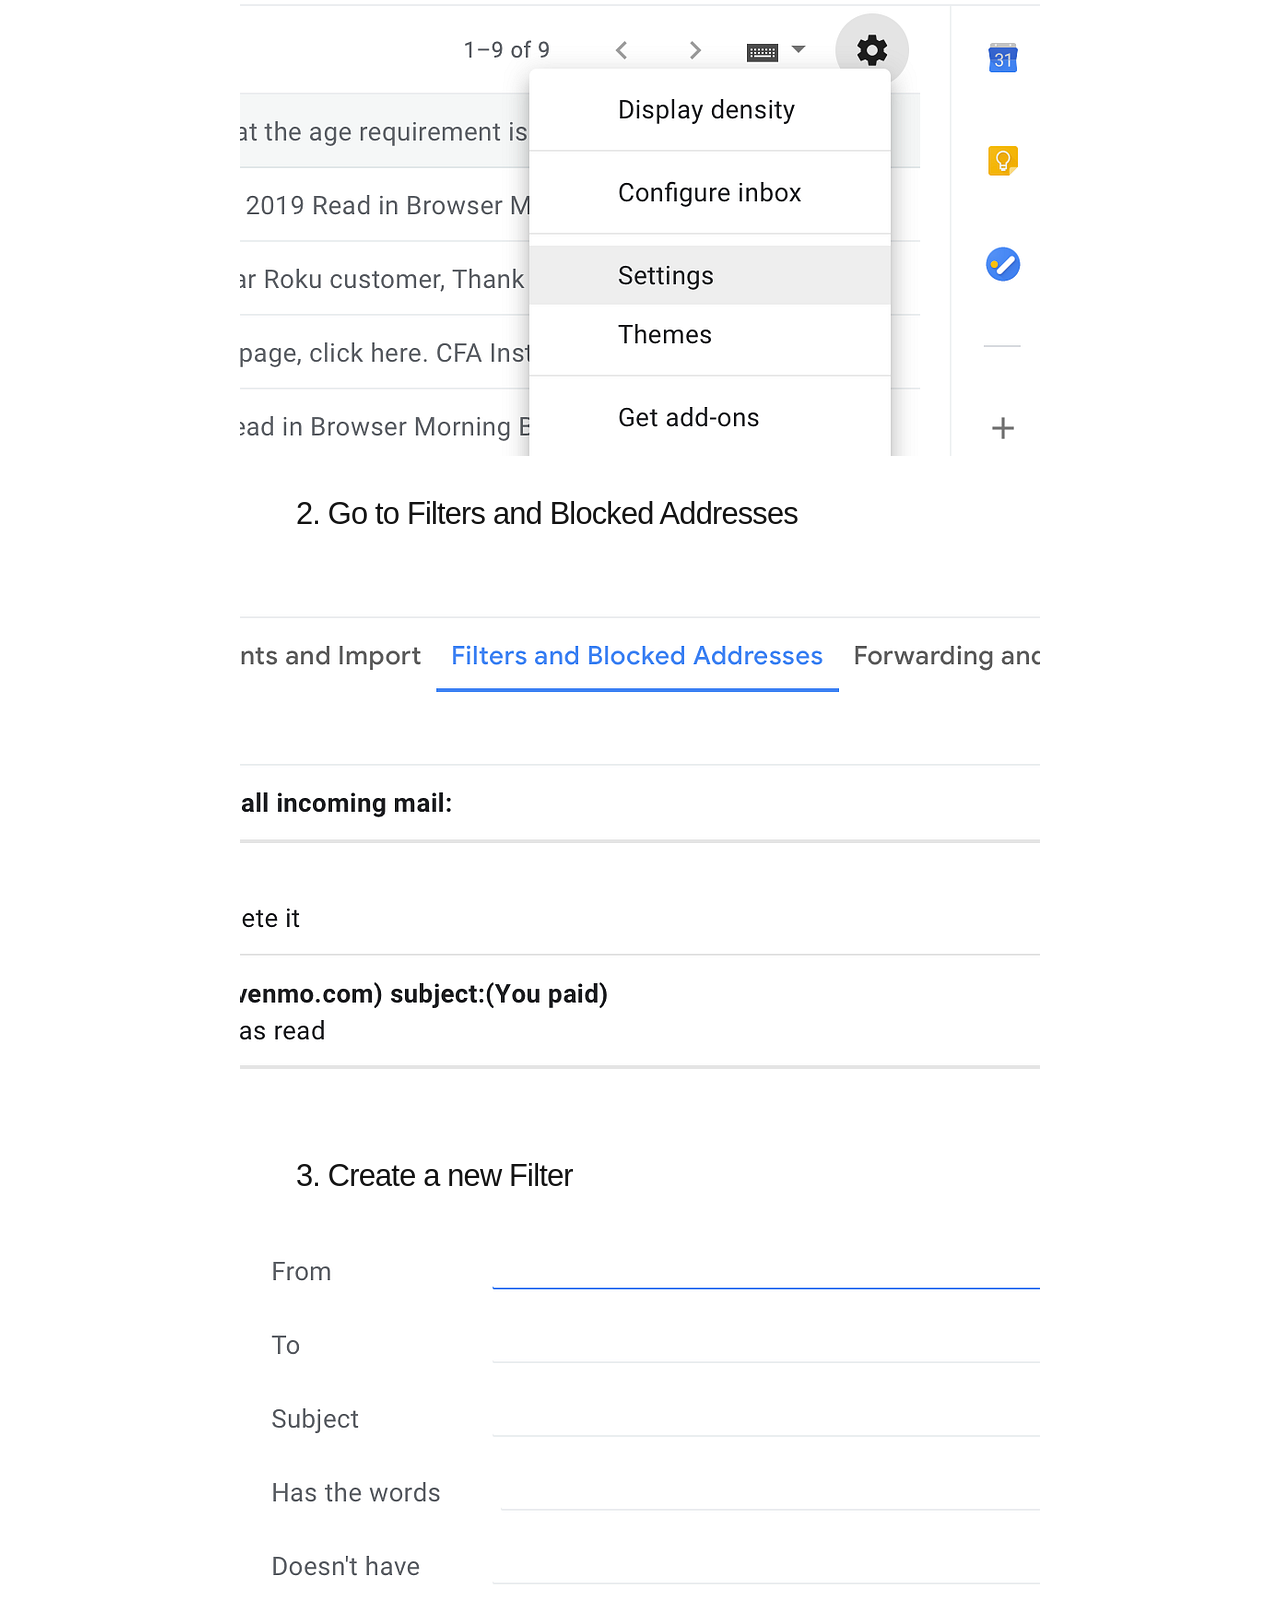
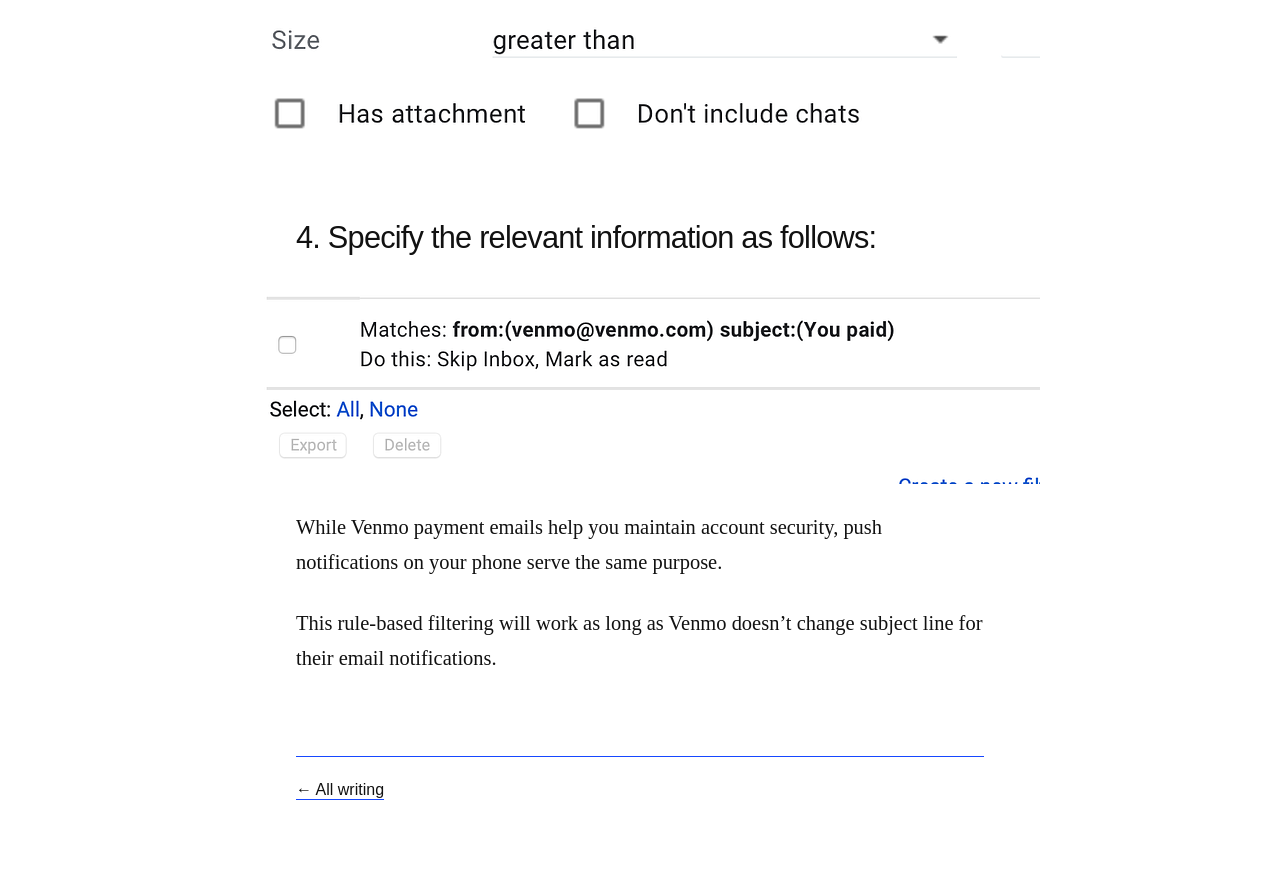
<file: writing/unsubscribe-from-venmo-payment-emails-22f8b22a5f58/index.html>
<!doctype html>
<html lang="en">
<head>
  <meta charset="utf-8">
  <meta name="viewport" content="width=device-width, initial-scale=1">
  <meta name="theme-color" content="#ffffff">
  <link rel="icon" href="/favicon.ico" sizes="any">
  <link rel="icon" type="image/png" href="/favicon.png">
  <link rel="apple-touch-icon" href="/apple-touch-icon.png">
  <title>Unsubscribe from Venmo payment emails — JJ Shaw</title>
  <meta name="description" content="Automatically stop receiving Venmo payment emails by setting up Gmail inbox filters.">
  <link rel="canonical" href="https://shawjj.com/writing/unsubscribe-from-venmo-payment-emails-22f8b22a5f58/">
  <meta property="og:type" content="article">
  <meta property="og:title" content="Unsubscribe from Venmo payment emails — JJ Shaw">
  <meta property="og:description" content="Automatically stop receiving Venmo payment emails by setting up Gmail inbox filters.">
  <meta property="og:url" content="https://shawjj.com/writing/unsubscribe-from-venmo-payment-emails-22f8b22a5f58/">
  <meta name="twitter:card" content="summary_large_image">
  <link rel="alternate" type="application/atom+xml" title="JJ Shaw — Writing" href="https://shawjj.com/feed.xml">
  <link rel="stylesheet" href="/writing.css">
<meta property="article:published_time" content="2019-07-01T16:00:25.127Z">
  <script type="application/ld+json">{"@context": "https://schema.org", "@type": "Article", "headline": "Unsubscribe from Venmo payment emails", "description": "Automatically stop receiving Venmo payment emails by setting up Gmail inbox filters.", "datePublished": "2019-07-01T16:00:25.127Z", "dateModified": "2019-07-01T16:00:25.127Z", "author": {"@type": "Person", "name": "JJ Shaw", "url": "https://shawjj.com"}, "mainEntityOfPage": "https://shawjj.com/writing/unsubscribe-from-venmo-payment-emails-22f8b22a5f58/"}</script>
</head>
<body>
  <header class="writing-header">
    <a class="writing-wordmark" href="/">JJ Shaw</a>
    <nav aria-label="Primary navigation">
      <a href="/writing/">Writing</a>
      <a href="/PersonalCRM/">Personal CRM</a>
      <a href="mailto:hello@shawjj.com">Email</a>
      <a href="https://www.linkedin.com/in/shawjj" rel="noopener noreferrer">LinkedIn</a>
    </nav>
  </header>
  <main class="article-shell">
    <article>
      <header class="article-header">
        <p class="eyebrow"><a href="/writing/">Writing</a></p>
        <h1>Unsubscribe from Venmo payment emails</h1>
        <p class="article-subtitle">Automatically stop receiving Venmo payment emails by setting up Gmail inbox filters.</p>
        <p class="article-meta">JJ Shaw · <time datetime="2019-07-01T16:00:25.127Z">July 1, 2019</time> · 5K views</p>
      </header>
      <div class="article-body e-content">
        <section name="82fd" class="section section--body section--first section--last"><div class="section-divider"></div><div class="section-content"><div class="section-inner sectionLayout--insetColumn"><p name="dee3" id="dee3" class="graf graf--p graf-after--h3">Automatically stop receiving Venmo payment emails by setting up Gmail inbox filters.</p><h2 name="25b1" id="25b1" class="graf graf--h4 graf-after--p">1. Go to Gmail inbox settings.</h2><figure name="89a1" id="89a1" class="graf graf--figure graf-after--h4"><img class="graf-image" data-image-id="1*3ESXPwUMNNTxC7Fdxkh8zw.png" data-width="868" data-height="606" src="/writing/assets/22f8b22a5f58-01.png" loading="lazy" decoding="async" alt=""></figure><figure name="821b" id="821b" class="graf graf--figure graf-after--figure"><img class="graf-image" data-image-id="1*JFAi3gq0FTeybEXkBYk_Iw.png" data-width="868" data-height="606" src="/writing/assets/22f8b22a5f58-02.png" loading="lazy" decoding="async" alt=""></figure><h2 name="4c91" id="4c91" class="graf graf--h4 graf-after--figure">2. Go to Filters and Blocked Addresses</h2><figure name="0d9b" id="0d9b" class="graf graf--figure graf-after--h4"><img class="graf-image" data-image-id="1*VOd_1lfamsnMRkpSwhhXwg.png" data-width="868" data-height="606" src="/writing/assets/22f8b22a5f58-03.png" loading="lazy" decoding="async" alt=""></figure><h2 name="0fed" id="0fed" class="graf graf--h4 graf-after--figure">3. Create a new Filter</h2><figure name="80ee" id="80ee" class="graf graf--figure graf-after--h4"><img class="graf-image" data-image-id="1*SULQen_UzdddMtyW-u5CWQ.png" data-width="868" data-height="606" src="/writing/assets/22f8b22a5f58-04.png" loading="lazy" decoding="async" alt=""></figure><h2 name="5603" id="5603" class="graf graf--h4 graf-after--figure">4. Specify the relevant information as follows:</h2><figure name="e57a" id="e57a" class="graf graf--figure graf-after--h4"><img class="graf-image" data-image-id="1*dNqNHMdD9G2L3fwhN7onEw.png" data-width="1082" data-height="270" data-is-featured="true" src="/writing/assets/22f8b22a5f58-05.png" loading="lazy" decoding="async" alt=""></figure><p name="dfa1" id="dfa1" class="graf graf--p graf-after--figure">While Venmo payment emails help you maintain account security, push notifications on your phone serve the same purpose.</p><p name="5441" id="5441" class="graf graf--p graf-after--p graf--trailing">This rule-based filtering will work as long as Venmo doesn’t change subject line for their email notifications.</p></div></div></section>
      </div>
      <footer class="article-footer">
        <a href="/writing/">← All writing</a>
      </footer>
    </article>
  </main>
</body>
</html>
</file>
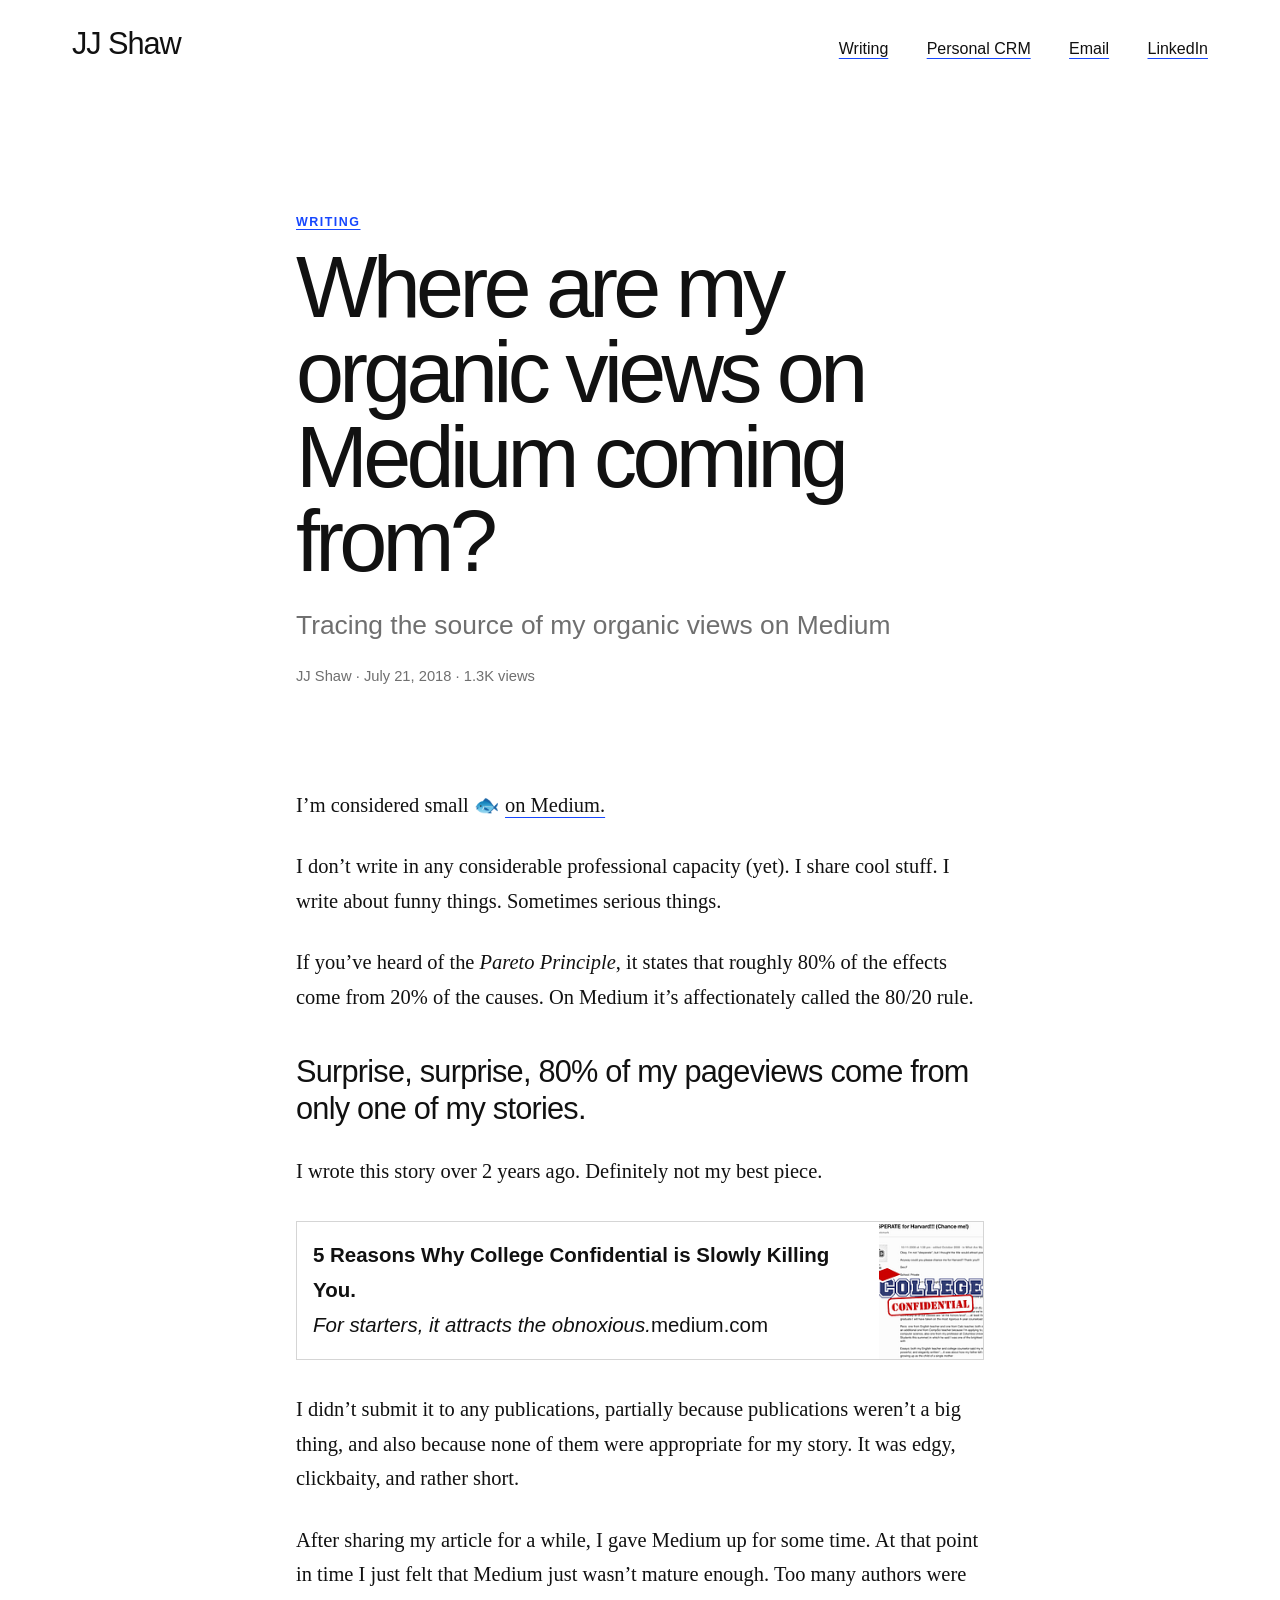
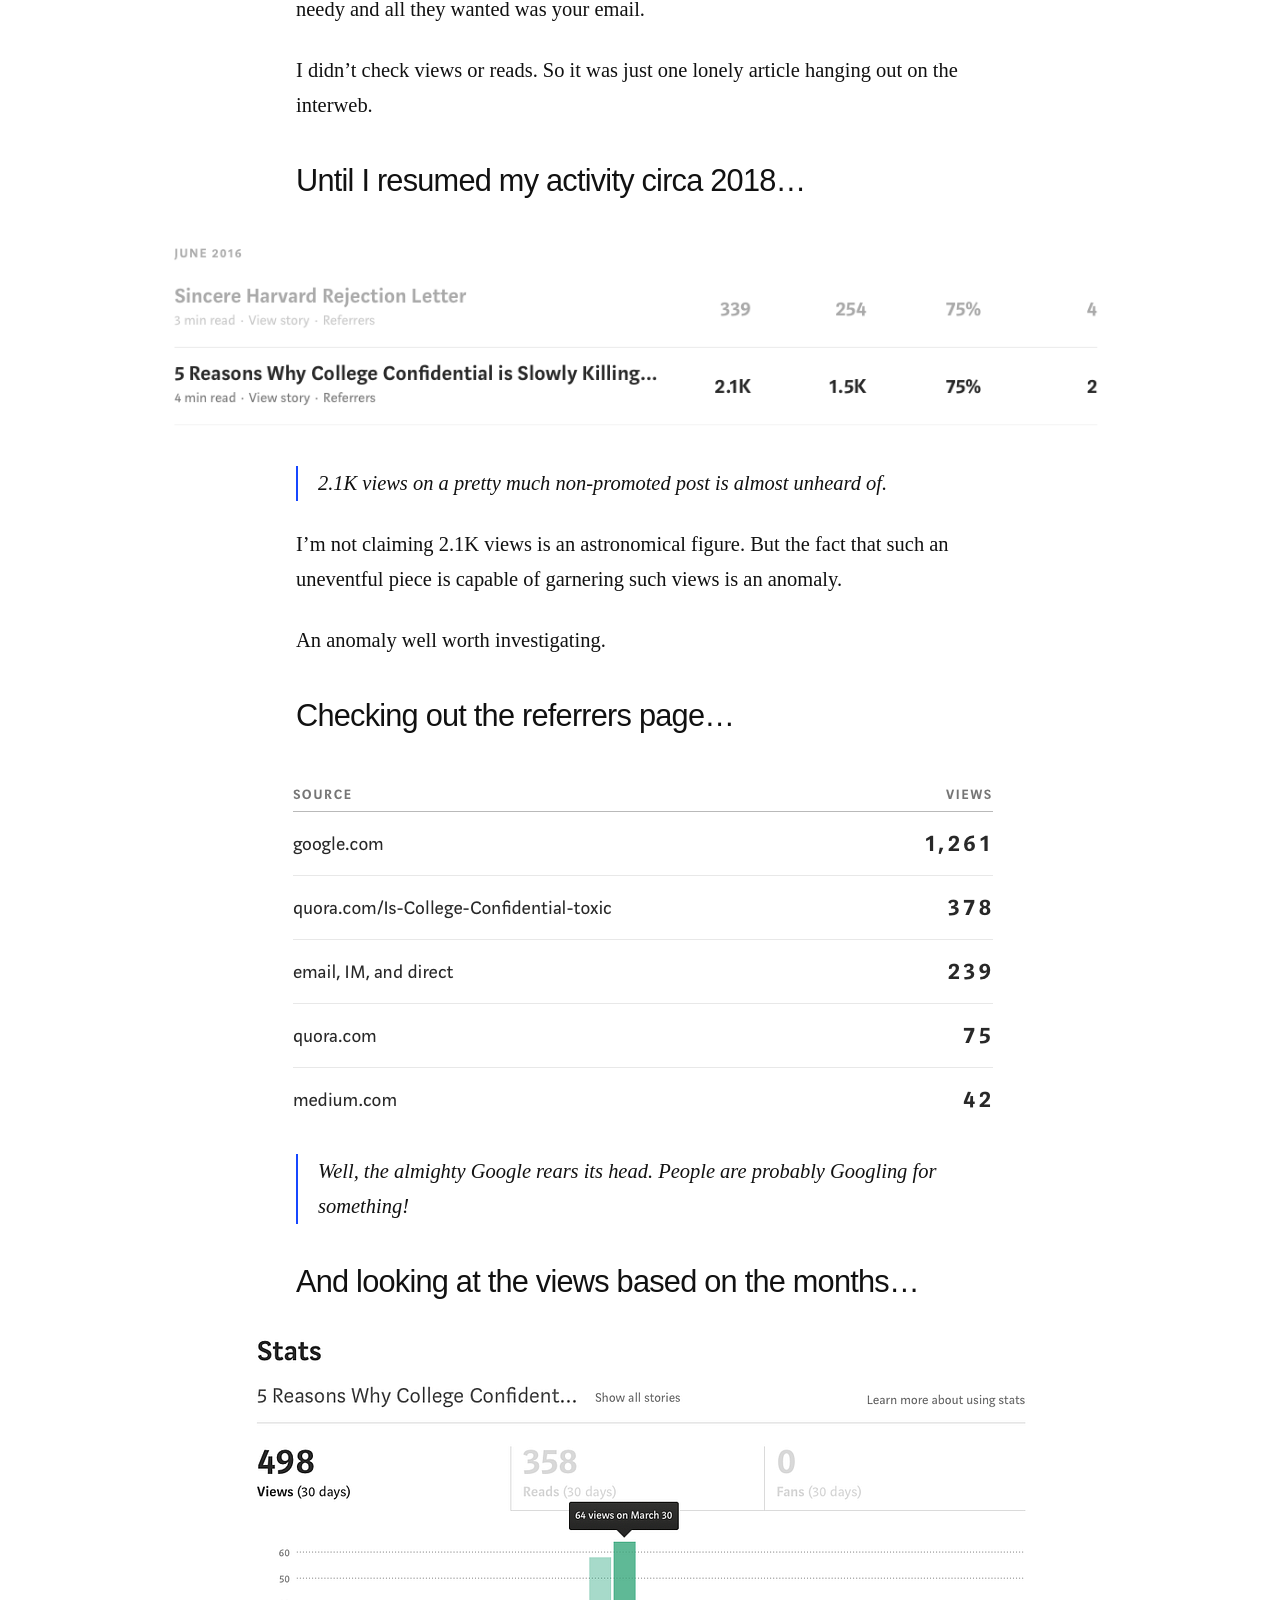
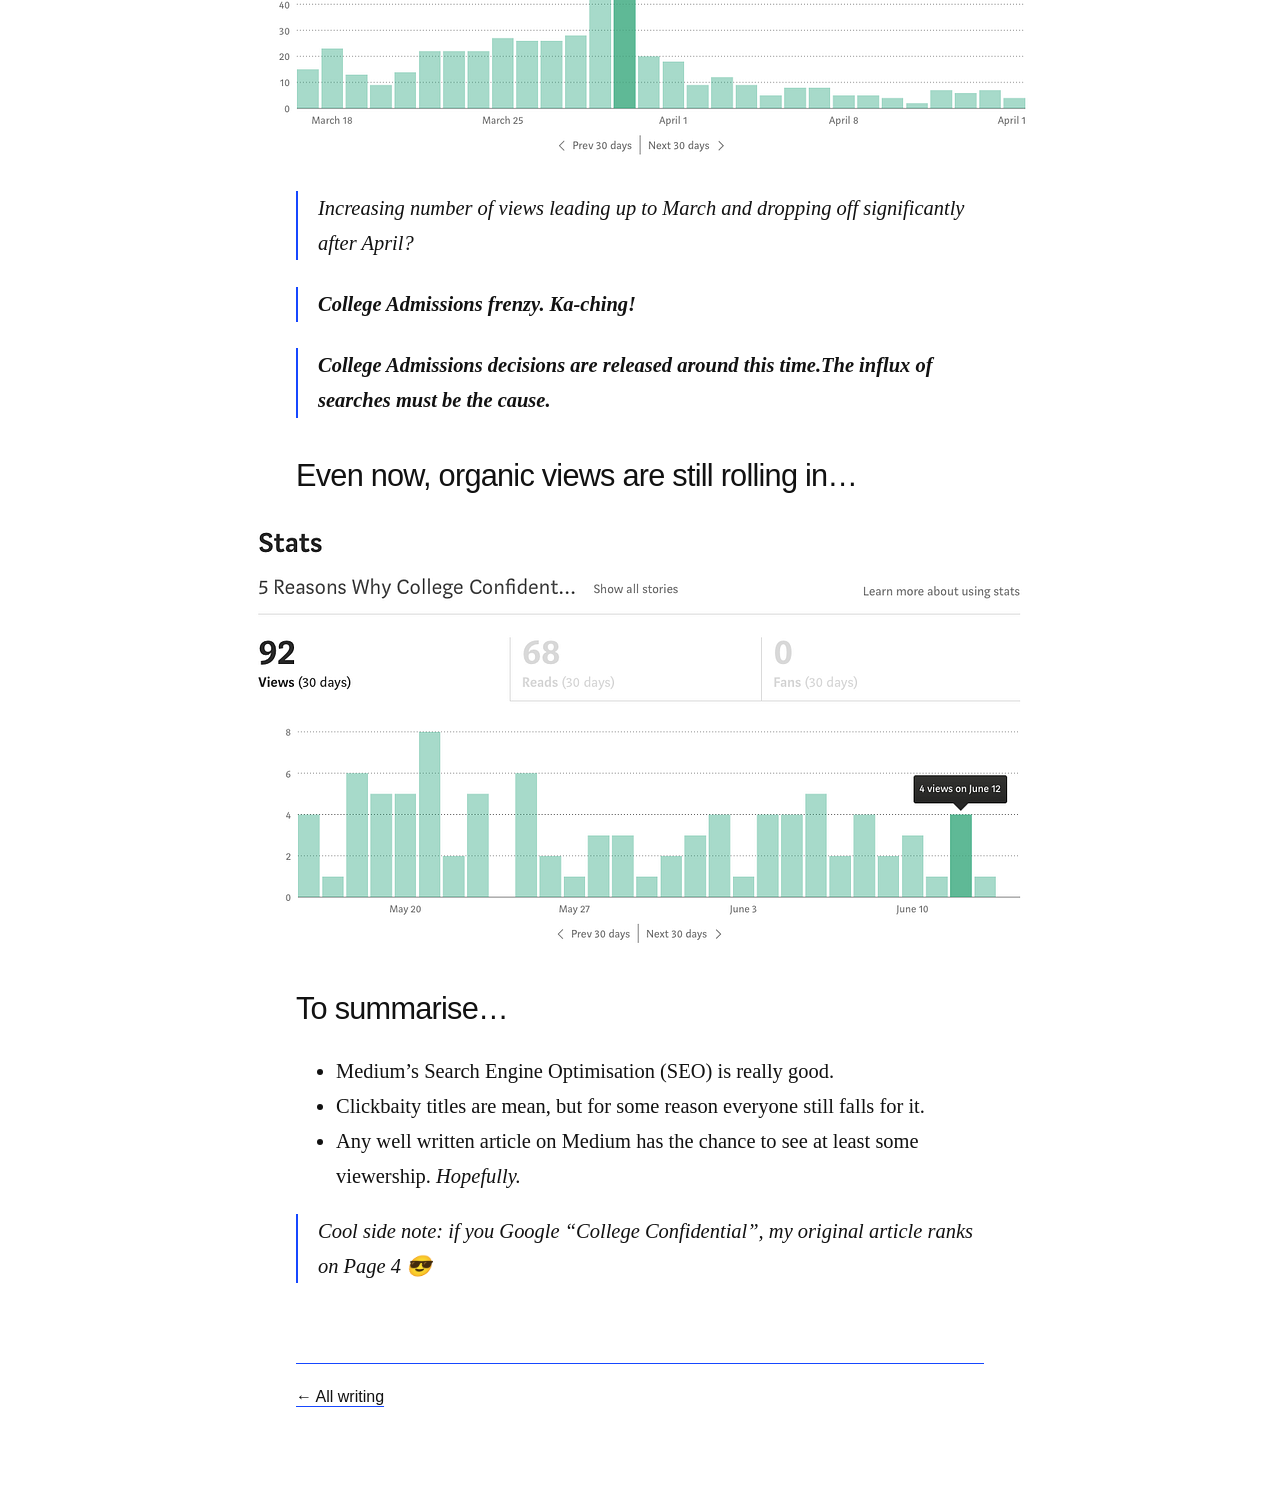
<file: writing/where-are-my-organic-views-on-medium-coming-from-58ff562ab69/index.html>
<!doctype html>
<html lang="en">
<head>
  <meta charset="utf-8">
  <meta name="viewport" content="width=device-width, initial-scale=1">
  <meta name="theme-color" content="#ffffff">
  <link rel="icon" href="/favicon.ico" sizes="any">
  <link rel="icon" type="image/png" href="/favicon.png">
  <link rel="apple-touch-icon" href="/apple-touch-icon.png">
  <title>Where are my organic views on Medium coming from? — JJ Shaw</title>
  <meta name="description" content="Tracing the source of my organic views on Medium">
  <link rel="canonical" href="https://shawjj.com/writing/where-are-my-organic-views-on-medium-coming-from-58ff562ab69/">
  <meta property="og:type" content="article">
  <meta property="og:title" content="Where are my organic views on Medium coming from? — JJ Shaw">
  <meta property="og:description" content="Tracing the source of my organic views on Medium">
  <meta property="og:url" content="https://shawjj.com/writing/where-are-my-organic-views-on-medium-coming-from-58ff562ab69/">
  <meta name="twitter:card" content="summary_large_image">
  <link rel="alternate" type="application/atom+xml" title="JJ Shaw — Writing" href="https://shawjj.com/feed.xml">
  <link rel="stylesheet" href="/writing.css">
<meta property="article:published_time" content="2018-07-21T10:08:53.959Z">
  <script type="application/ld+json">{"@context": "https://schema.org", "@type": "Article", "headline": "Where are my organic views on Medium coming from?", "description": "Tracing the source of my organic views on Medium", "datePublished": "2018-07-21T10:08:53.959Z", "dateModified": "2018-07-21T10:08:53.959Z", "author": {"@type": "Person", "name": "JJ Shaw", "url": "https://shawjj.com"}, "mainEntityOfPage": "https://shawjj.com/writing/where-are-my-organic-views-on-medium-coming-from-58ff562ab69/"}</script>
</head>
<body>
  <header class="writing-header">
    <a class="writing-wordmark" href="/">JJ Shaw</a>
    <nav aria-label="Primary navigation">
      <a href="/writing/">Writing</a>
      <a href="/PersonalCRM/">Personal CRM</a>
      <a href="mailto:hello@shawjj.com">Email</a>
      <a href="https://www.linkedin.com/in/shawjj" rel="noopener noreferrer">LinkedIn</a>
    </nav>
  </header>
  <main class="article-shell">
    <article>
      <header class="article-header">
        <p class="eyebrow"><a href="/writing/">Writing</a></p>
        <h1>Where are my organic views on Medium coming from?</h1>
        <p class="article-subtitle">Tracing the source of my organic views on Medium</p>
        <p class="article-meta">JJ Shaw · <time datetime="2018-07-21T10:08:53.959Z">July 21, 2018</time> · 1.3K views</p>
      </header>
      <div class="article-body e-content">
        <section name="02a0" class="section section--body section--first"><div class="section-divider"></div><div class="section-content"><div class="section-inner sectionLayout--insetColumn"><p name="e98e" id="e98e" class="graf graf--p graf-after--h4">I’m considered small 🐟 <a href="https://shawjj.com/writing/" data-href="https://shawjj.com/writing/" class="markup--anchor markup--p-anchor" rel="noopener" target="_blank">on Medium.</a></p><p name="c965" id="c965" class="graf graf--p graf-after--p">I don’t write in any considerable professional capacity (yet). I share cool stuff. I write about funny things. Sometimes serious things.</p><p name="892d" id="892d" class="graf graf--p graf-after--p">If you’ve heard of the <em class="markup--em markup--p-em">Pareto Principle</em>, it states that roughly 80% of the effects come from 20% of the causes. On Medium it’s affectionately called the 80/20 rule.</p><h2 name="5cf4" id="5cf4" class="graf graf--h4 graf-after--p">Surprise, surprise, 80% of my pageviews come from only one of my stories.</h2><p name="77c9" id="77c9" class="graf graf--p graf-after--h4">I wrote this story over 2 years ago. Definitely not my best piece.</p><div name="1b15" id="1b15" class="graf graf--mixtapeEmbed graf-after--p"><a href="https://medium.com/@shawjj/5-reasons-why-college-confidential-is-slowly-killing-you-dd8c68850ddb" data-href="https://medium.com/@shawjj/5-reasons-why-college-confidential-is-slowly-killing-you-dd8c68850ddb" class="markup--anchor markup--mixtapeEmbed-anchor" title="https://medium.com/@shawjj/5-reasons-why-college-confidential-is-slowly-killing-you-dd8c68850ddb"><strong class="markup--strong markup--mixtapeEmbed-strong">5 Reasons Why College Confidential is Slowly Killing You.</strong><br><em class="markup--em markup--mixtapeEmbed-em">For starters, it attracts the obnoxious.</em>medium.com</a><a href="https://medium.com/@shawjj/5-reasons-why-college-confidential-is-slowly-killing-you-dd8c68850ddb" class="js-mixtapeImage mixtapeImage u-ignoreBlock" data-media-id="5ecc44acb0b8946540746c5a77174206" data-thumbnail-img-id="1*Dhn30JpuBO9ghcCtDDVZFQ.png" style="background-image: url(/writing/assets/58ff562ab69-05.png);"></a></div><p name="f3d6" id="f3d6" class="graf graf--p graf-after--mixtapeEmbed">I didn’t submit it to any publications, partially because publications weren’t a big thing, and also because none of them were appropriate for my story. It was edgy, clickbaity, and rather short.</p><p name="e297" id="e297" class="graf graf--p graf-after--p">After sharing my article for a while, I gave Medium up for some time. At that point in time I just felt that Medium just wasn’t mature enough. Too many authors were needy and all they wanted was your email.</p><p name="667f" id="667f" class="graf graf--p graf-after--p">I didn’t check views or reads. So it was just one lonely article hanging out on the interweb.</p><h2 name="c681" id="c681" class="graf graf--h4 graf-after--p">Until I resumed my activity circa 2018…</h2></div><div class="section-inner sectionLayout--outsetColumn"><figure name="11d0" id="11d0" class="graf graf--figure graf--layoutOutsetCenter graf-after--h4"><img class="graf-image" data-image-id="1*lYxoZVnrN4OYCDSQywZklg.png" data-width="1075" data-height="231" src="/writing/assets/58ff562ab69-01.png" loading="lazy" decoding="async" alt=""></figure></div><div class="section-inner sectionLayout--insetColumn"><blockquote name="11c4" id="11c4" class="graf graf--pullquote graf-after--figure">2.1K views on a pretty much non-promoted post is almost unheard of.</blockquote><p name="dee2" id="dee2" class="graf graf--p graf-after--pullquote">I’m not claiming 2.1K views is an astronomical figure. But the fact that such an uneventful piece is capable of garnering such views is an anomaly.</p><p name="9884" id="9884" class="graf graf--p graf-after--p">An anomaly well worth investigating.</p><h2 name="a9e0" id="a9e0" class="graf graf--h4 graf-after--p">Checking out the referrers page…</h2><figure name="10f5" id="10f5" class="graf graf--figure graf-after--h4"><img class="graf-image" data-image-id="1*uKtGwmKI6helpzdD5JkqFA.png" data-width="741" data-height="367" src="/writing/assets/58ff562ab69-02.png" loading="lazy" decoding="async" alt=""></figure><blockquote name="4bda" id="4bda" class="graf graf--blockquote graf-after--figure graf--trailing">Well, the almighty Google rears its head. People are probably Googling for something!</blockquote></div></div></section><section name="2fa4" class="section section--body"><div class="section-divider"></div><div class="section-content"><div class="section-inner sectionLayout--insetColumn"><h2 name="ef90" id="ef90" class="graf graf--h4 graf--leading">And looking at the views based on the months…</h2><figure name="87ef" id="87ef" class="graf graf--figure graf-after--h4"><img class="graf-image" data-image-id="1*vEH87yThcNNkN0m4a-REeA.png" data-width="1041" data-height="568" data-is-featured="true" src="/writing/assets/58ff562ab69-03.png" loading="lazy" decoding="async" alt=""></figure><blockquote name="faee" id="faee" class="graf graf--blockquote graf-after--figure">Increasing number of views leading up to March and dropping off significantly after April?</blockquote><blockquote name="363a" id="363a" class="graf graf--blockquote graf-after--blockquote"><strong class="markup--strong markup--blockquote-strong">College Admissions frenzy. Ka-ching!</strong></blockquote><blockquote name="b413" id="b413" class="graf graf--blockquote graf-after--blockquote graf--trailing"><strong class="markup--strong markup--blockquote-strong">College Admissions decisions are released around this time.The influx of searches must be the cause.</strong></blockquote></div></div></section><section name="31a0" class="section section--body section--last"><div class="section-divider"></div><div class="section-content"><div class="section-inner sectionLayout--insetColumn"><h2 name="7fec" id="7fec" class="graf graf--h4 graf--leading">Even now, organic views are still rolling in…</h2><figure name="b8ce" id="b8ce" class="graf graf--figure graf-after--h4"><img class="graf-image" data-image-id="1*x49oUuiG6nGEH2rnCfJqpw.png" data-width="1050" data-height="565" src="/writing/assets/58ff562ab69-04.png" loading="lazy" decoding="async" alt=""></figure><h2 name="985b" id="985b" class="graf graf--h4 graf-after--figure">To summarise…</h2><ul class="postList"><li name="9a6f" id="9a6f" class="graf graf--li graf-after--h4">Medium’s Search Engine Optimisation (SEO) is really good.</li><li name="109e" id="109e" class="graf graf--li graf-after--li">Clickbaity titles are mean, but for some reason everyone still falls for it.</li><li name="7b62" id="7b62" class="graf graf--li graf-after--li">Any well written article on Medium has the chance to see at least some viewership. <em class="markup--em markup--li-em">Hopefully.</em></li></ul><blockquote name="a1e7" id="a1e7" class="graf graf--blockquote graf-after--li graf--trailing">Cool side note: if you Google “College Confidential”, my original article ranks on Page 4 😎</blockquote></div></div></section>
      </div>
      <footer class="article-footer">
        <a href="/writing/">← All writing</a>
      </footer>
    </article>
  </main>
</body>
</html>
</file>
<file: style.css>
:root {
    --background: #ffffff;
    --ink: #111111;
    --muted: #737373;
    --rule: #c9c9c9;
    --accent: #1647ff;
    --gutter: clamp(1.25rem, 4vw, 3.5rem);
    --content-width: 76rem;
    --sans: "Helvetica Neue", Helvetica, Arial, system-ui, -apple-system, sans-serif;
}

*,
*::before,
*::after {
    box-sizing: border-box;
}

html {
    scroll-behavior: smooth;
}

body {
    margin: 0;
    color: var(--ink);
    background: var(--background);
    font-family: var(--sans);
    font-synthesis: none;
    text-rendering: optimizeLegibility;
    -webkit-font-smoothing: antialiased;
}

a {
    color: inherit;
    text-decoration-color: var(--accent);
    text-decoration-thickness: 1px;
    text-underline-offset: 0.24em;
}

a:hover {
    color: var(--accent);
}

a:focus-visible {
    outline: 2px solid var(--accent);
    outline-offset: 0.3rem;
}

.site-shell {
    width: min(100%, calc(var(--content-width) + (2 * var(--gutter))));
    min-height: 100svh;
    margin: 0 auto;
    padding: 1.6rem var(--gutter) 1.5rem;
}

.site-header {
    display: flex;
    align-items: baseline;
    justify-content: space-between;
    gap: 2rem;
}

.wordmark {
    font-size: clamp(1.5rem, 2.4vw, 2rem);
    font-weight: 500;
    letter-spacing: -0.035em;
    text-decoration: none;
}

.site-header nav {
    display: flex;
    gap: clamp(1.15rem, 3vw, 2.4rem);
    font-size: 1rem;
}

.introduction {
    display: flex;
    align-items: flex-start;
    min-height: clamp(33rem, 63svh, 48rem);
    padding-top: clamp(6.5rem, 17vh, 11rem);
}

.introduction p {
    max-width: 28ch;
    margin: 0;
    font-size: clamp(2.15rem, 5.1vw, 4.6rem);
    font-weight: 400;
    letter-spacing: -0.045em;
    line-height: 1.08;
}

.section-heading {
    margin-bottom: 1.1rem;
}

.section-heading span {
    display: block;
    width: 2.4rem;
    height: 2px;
    margin-bottom: 1rem;
    background: var(--accent);
}

.section-heading h2 {
    margin: 0;
    font-size: clamp(2rem, 4vw, 3.5rem);
    font-weight: 400;
    letter-spacing: -0.04em;
    line-height: 1;
}

.experience-list {
    margin: 0;
    padding: 0;
    border-bottom: 1px solid var(--accent);
    list-style: none;
}

.experience-row {
    display: grid;
    grid-template-columns: minmax(0, 1fr) max-content;
    gap: 1.5rem;
    padding: 1.25rem 0 1.35rem;
    border-top: 1px solid var(--rule);
}

.experience-row h3,
.experience-row p {
    margin: 0;
}

.experience-row h3 {
    font-size: clamp(1.25rem, 2.4vw, 2rem);
    font-weight: 400;
    letter-spacing: -0.03em;
    line-height: 1.12;
}

.experience-row > div > p,
.experience-meta {
    margin-top: 0.35rem;
    font-size: clamp(0.93rem, 1.6vw, 1.25rem);
    line-height: 1.35;
}

.experience-meta {
    display: flex;
    flex-direction: column;
    min-width: 8.6rem;
    color: var(--muted);
}

.experience-meta time {
    margin-top: 0.15rem;
}

footer {
    padding: 1.5rem 0 0;
    font-size: 1rem;
}

.education {
    margin-top: clamp(5rem, 12vw, 9rem);
}

.visually-hidden {
    position: absolute;
    width: 1px;
    height: 1px;
    padding: 0;
    margin: -1px;
    overflow: hidden;
    clip: rect(0, 0, 0, 0);
    white-space: nowrap;
    border: 0;
}

@media (min-width: 64rem) and (min-height: 37.5rem) {
    body {
        overflow: hidden;
    }

    .site-shell {
        display: flex;
        flex-direction: column;
        height: 100svh;
        min-height: 0;
    }

    .desktop-layout {
        display: grid;
        grid-template-columns: minmax(0, 0.9fr) minmax(30rem, 1.1fr);
        flex: 1;
        gap: clamp(3rem, 6vw, 6.5rem);
        min-height: 0;
        padding-top: clamp(2rem, 6.5svh, 5rem);
    }

    .introduction {
        min-height: 0;
        padding-top: 0;
    }

    .introduction p {
        max-width: 16ch;
        font-size: clamp(2.2rem, 3.3vw, 3.55rem);
        line-height: 1.06;
    }

    .resume-column {
        display: flex;
        flex-direction: column;
        min-height: 0;
    }

    .section-heading {
        margin-bottom: 0.75rem;
    }

    .section-heading span {
        margin-bottom: 0.7rem;
    }

    .section-heading h2 {
        font-size: clamp(1.9rem, 2.5vw, 2.75rem);
    }

    .experience-row {
        gap: 1rem;
        padding: 0.75rem 0 0.8rem;
    }

    .experience-row h3 {
        font-size: clamp(1.15rem, 1.45vw, 1.5rem);
    }

    .experience-row > div > p,
    .experience-meta {
        margin-top: 0.2rem;
        font-size: clamp(0.83rem, 1vw, 0.95rem);
    }

    .education {
        margin-top: clamp(1.5rem, 3.5svh, 2.75rem);
    }

    .resume-column footer {
        margin-top: auto;
        padding-top: 1rem;
    }
}

@media (min-width: 64rem) and (min-height: 37.5rem) and (max-height: 43rem) {
    .desktop-layout {
        padding-top: 1.5rem;
    }

    .section-heading {
        margin-bottom: 0.55rem;
    }

    .section-heading span {
        margin-bottom: 0.5rem;
    }

    .experience-row {
        padding: 0.5rem 0 0.55rem;
    }

    .education {
        margin-top: 1.1rem;
    }
}

@media (max-width: 42rem) {
    .site-header {
        align-items: flex-start;
        gap: 1rem;
    }

    .wordmark {
        flex: 0 0 auto;
        font-size: 1.35rem;
        line-height: 1;
    }

    .site-header nav {
        flex-wrap: wrap;
        justify-content: flex-end;
        gap: 0.6rem;
        font-size: 0.82rem;
    }
}

@media (max-width: 34rem) {
    .site-shell {
        padding-top: 1.3rem;
    }

    .introduction {
        min-height: 0;
        padding: 5.5rem 0 6.25rem;
    }

    .introduction p {
        font-size: clamp(1.48rem, 6.35vw, 1.7rem);
        letter-spacing: -0.035em;
        line-height: 1.12;
    }

    .section-heading {
        margin-bottom: 1rem;
    }

    .experience-row {
        grid-template-columns: minmax(0, 1fr) 7.7rem;
        gap: 0.75rem;
        padding: 1.15rem 0 1.25rem;
    }

    .experience-row h3 {
        font-size: 1.18rem;
    }

    .experience-row > div > p,
    .experience-meta {
        font-size: 0.9rem;
    }

    .experience-meta {
        min-width: 0;
    }
}

@media (max-width: 22rem) {
    .site-header {
        gap: 1rem;
    }

    .site-header nav {
        gap: 0.85rem;
        font-size: 0.9rem;
    }

    .experience-row {
        grid-template-columns: 1fr;
    }

    .experience-meta {
        display: grid;
        grid-template-columns: 1fr auto;
    }

    .experience-meta time {
        margin-top: 0;
    }
}

@media (prefers-reduced-motion: reduce) {
    html {
        scroll-behavior: auto;
    }
}
</file>
<file: PersonalCRM/assets/index-DWDBrjIk.css>
:root{font-family:Helvetica Neue,Helvetica,Arial,sans-serif;color:#0a0a0a;background:#fff;font-synthesis:none;--accent: #1264ff;--muted: #777777;--rule: #d9d9d9;--page-gutter: clamp(24px, 4.6vw, 72px);--page-width: 1320px}*{box-sizing:border-box}html{scroll-behavior:smooth}body{margin:0;min-width:320px;min-height:100vh;background:#fff;color:#0a0a0a;-webkit-font-smoothing:antialiased;text-rendering:optimizeLegibility}button,a{font:inherit}a{color:inherit;text-decoration-thickness:1px;text-underline-offset:3px}button:focus-visible,a:focus-visible,video:focus-visible{outline:2px solid var(--accent);outline-offset:4px}.site-shell{width:min(100%,var(--page-width));margin:0 auto;padding-inline:var(--page-gutter)}.hero,.story-layout,.tour-section,.architecture-section{display:grid;grid-template-columns:minmax(0,.88fr) minmax(360px,1.12fr);column-gap:clamp(54px,8vw,132px)}.hero{min-height:830px;align-items:start;padding-top:28px;padding-bottom:104px}.hero-copy{padding-top:42px}.section-rule{width:80px;height:3px;margin-bottom:74px;background:var(--accent)}.hero h1{margin:0;font-size:clamp(64px,6.25vw,88px);font-weight:650;line-height:.95;letter-spacing:-.065em}.hero-tagline{max-width:560px;margin:44px 0 0;font-size:clamp(31px,3.15vw,46px);line-height:1.13;letter-spacing:-.045em}.beta-cta{display:block;width:min(100%,240px);margin-top:20px;text-decoration:none;transition:opacity .16s ease,transform .16s ease}.beta-cta img{display:block;width:100%;height:auto}.beta-cta:hover{opacity:.78;transform:translateY(-1px)}.trust-stamps{display:flex;flex-wrap:wrap;gap:18px 24px;max-width:540px;margin-top:44px}.trust-stamp{display:inline-flex;align-items:center;gap:8px;color:#171717;font-size:12px;font-weight:650;line-height:1.15;letter-spacing:.045em;text-transform:uppercase}.trust-stamp img{width:34px;height:34px;flex:0 0 auto;object-fit:contain}.trust-stamp:nth-child(1) img{transform:rotate(-5deg)}.trust-stamp:nth-child(2) img{transform:rotate(4deg)}.trust-stamp:nth-child(3) img{transform:rotate(-2deg)}.phone-presentation{width:100%;margin:0}.phone-hardware{position:relative;width:100%;aspect-ratio:1406 / 2822;filter:drop-shadow(0 34px 44px rgba(14,23,46,.18))}.phone-screen{position:absolute;top:3.5436%;left:7.1124%;z-index:0;width:85.7752%;height:92.9128%;overflow:hidden;border-radius:11.4%/5.25%;background:#fff}.phone-frame-asset{position:absolute;top:0;right:0;bottom:0;left:0;z-index:1;display:block;width:100%;height:100%;pointer-events:none}.phone-screen img,.phone-screen video{display:block;width:100%;height:100%;object-fit:cover}.phone-screen video{cursor:pointer}.hero-phone{width:min(100%,480px);justify-self:end}.hero-montage{position:relative;width:100%;height:100%;overflow:hidden;background:#fff}.hero-montage-layer{position:absolute;top:0;right:0;bottom:0;left:0;opacity:0;transition:opacity .12s linear}.hero-montage-layer.is-active{opacity:1}.hero-montage video{cursor:default}.story-layout{align-items:start;padding-block:88px 160px;border-top:1px solid var(--rule)}.story-copy{display:flex;flex-direction:column;gap:112px}.story-section .section-rule,.tour-copy .section-rule,.architecture-section .section-rule{margin-bottom:56px}.section-number{margin:0 0 16px;font-size:20px;font-weight:650;line-height:1}.story-section h2,.tour-copy h2,.architecture-section h2{margin:0;font-size:clamp(34px,3.4vw,50px);font-weight:450;line-height:1.03;letter-spacing:-.048em}.story-section>p:last-child,.tour-description,.architecture-copy>p{max-width:560px;margin:38px 0 0;font-size:18px;line-height:1.52;letter-spacing:-.012em}.detail-phone{position:sticky;top:30px;width:min(100%,480px);justify-self:end}.tour-section{align-items:start;padding-block:160px;border-top:1px solid var(--rule)}.tour-copy{position:sticky;top:30px}.tour-description{min-height:84px}.tour-tabs{display:flex;flex-direction:column;margin-top:66px;border-top:1px solid var(--rule)}.tour-tabs button{display:flex;align-items:center;justify-content:flex-start;width:100%;padding:20px 0;border:0;border-bottom:1px solid var(--rule);background:transparent;color:var(--muted);cursor:pointer;font-size:16px;text-align:left}.tour-tabs button:hover,.tour-tabs button.is-active{color:#0a0a0a}.tour-tabs button.is-active span:first-child{text-decoration:underline;text-decoration-color:var(--accent);text-decoration-thickness:2px;text-underline-offset:6px}.tour-phone{width:min(100%,480px);justify-self:end}.architecture-section{padding-block:150px;border-top:1px solid var(--rule)}.architecture-copy{padding-top:58px}.architecture-copy>p{margin-top:0}.architecture-copy dl{margin:78px 0 0;border-top:1px solid var(--rule)}.architecture-copy dl>div{display:grid;grid-template-columns:.7fr 1.3fr;gap:24px;padding:19px 0;border-bottom:1px solid var(--rule)}.architecture-copy dt,.architecture-copy dd{margin:0;font-size:15px;line-height:1.35}.architecture-copy dt{display:flex;align-items:center;gap:12px;color:var(--muted)}.architecture-icon{width:20px;height:20px;flex:0 0 auto;color:#0a0a0a}footer{display:flex;justify-content:space-between;gap:40px;padding-block:44px;border-top:1px solid var(--rule);color:var(--muted);font-size:14px}footer p{margin:0}@media(max-width:860px){.hero,.story-layout,.tour-section,.architecture-section{grid-template-columns:1fr}.hero{min-height:0;padding-top:24px;padding-bottom:92px}.hero-copy{padding-top:20px}.section-rule{margin-bottom:42px}.hero h1{font-size:clamp(50px,14vw,72px)}.hero-tagline{max-width:590px;font-size:clamp(30px,8vw,42px)}.hero-phone,.detail-phone,.tour-phone{width:min(88vw,460px);justify-self:center}.hero-phone{margin-top:72px}.story-layout,.tour-section,.architecture-section{padding-block:96px}.story-copy{gap:86px}.detail-phone{position:static;margin-top:82px}.tour-copy{position:static}.tour-phone{margin-top:72px}.architecture-copy{padding-top:64px}}@media(max-width:520px){.hero-tagline{font-size:31px}.beta-cta{width:min(100%,185px);margin-top:18px}.trust-stamps{gap:14px 20px;margin-top:38px}.trust-stamp{max-width:142px;font-size:11px}.story-section>p:last-child,.tour-description,.architecture-copy>p{font-size:17px}.architecture-copy dl>div{grid-template-columns:1fr;gap:6px}footer{flex-direction:column;gap:14px}}@media(prefers-reduced-motion:reduce){html{scroll-behavior:auto}.hero-montage-layer{transition:none}}
</file>
<file: writing.css>
:root {
    --background: #ffffff;
    --ink: #111111;
    --muted: #6f6f6f;
    --rule: #d5d5d5;
    --accent: #1647ff;
    --gutter: clamp(1.25rem, 5vw, 3.5rem);
    --page-width: 78rem;
    --article-width: 43rem;
    --sans: "Helvetica Neue", Helvetica, Arial, system-ui, -apple-system, sans-serif;
    --serif: Iowan Old Style, Charter, "Bitstream Charter", Georgia, serif;
}

*,
*::before,
*::after {
    box-sizing: border-box;
}

html {
    color: var(--ink);
    background: var(--background);
    font-family: var(--sans);
    text-rendering: optimizeLegibility;
    -webkit-font-smoothing: antialiased;
}

body {
    margin: 0;
}

a {
    color: inherit;
    text-decoration-color: var(--accent);
    text-decoration-thickness: 1px;
    text-underline-offset: 0.22em;
}

a:hover {
    color: var(--accent);
}

a:focus-visible {
    outline: 2px solid var(--accent);
    outline-offset: 0.3rem;
}

.writing-header {
    display: flex;
    align-items: baseline;
    justify-content: space-between;
    width: min(100%, var(--page-width));
    margin: 0 auto;
    padding: 1.6rem var(--gutter);
}

.writing-wordmark {
    font-size: clamp(1.5rem, 2.4vw, 2rem);
    font-weight: 500;
    letter-spacing: -0.035em;
    text-decoration: none;
}

.writing-header nav {
    display: flex;
    gap: clamp(1rem, 3vw, 2.4rem);
}

.writing-index,
.article-shell {
    width: min(100%, var(--page-width));
    margin: 0 auto;
    padding: clamp(5rem, 13vw, 10rem) var(--gutter) 5rem;
}

.writing-intro {
    max-width: 50rem;
    margin-bottom: clamp(4rem, 9vw, 7rem);
}

.eyebrow {
    margin: 0 0 1rem;
    color: var(--accent);
    font-size: 0.78rem;
    font-weight: 600;
    letter-spacing: 0.12em;
    text-transform: uppercase;
}

.writing-intro h1,
.article-header h1 {
    margin: 0;
    font-size: clamp(3rem, 8vw, 6.6rem);
    font-weight: 400;
    letter-spacing: -0.055em;
    line-height: 0.98;
}

.writing-intro > p:last-child {
    max-width: 34rem;
    margin: 1.75rem 0 0;
    color: var(--muted);
    font-size: clamp(1.15rem, 2.2vw, 1.5rem);
    line-height: 1.45;
}

.writing-list {
    margin: 0;
    padding: 0;
    border-bottom: 1px solid var(--accent);
    list-style: none;
}

.writing-list li {
    border-top: 1px solid var(--rule);
}

.writing-list a {
    display: grid;
    grid-template-columns: minmax(0, 1fr) auto;
    gap: 1.5rem;
    padding: 1.5rem 0 1.65rem;
    text-decoration: none;
}

.writing-list h2,
.writing-list p {
    margin: 0;
}

.writing-list h2 {
    font-size: clamp(1.4rem, 3vw, 2.25rem);
    font-weight: 400;
    letter-spacing: -0.035em;
    line-height: 1.08;
}

.writing-list p,
.writing-list-meta span {
    margin-top: 0.4rem;
    color: var(--muted);
    font-size: 0.95rem;
    line-height: 1.4;
}

.writing-list-meta {
    display: flex;
    flex-direction: column;
    align-items: flex-end;
    white-space: nowrap;
}

.writing-list-meta span {
    margin-top: 0;
}

.article-shell {
    padding-top: clamp(4rem, 10vw, 8rem);
}

.article-shell > article {
    width: min(100%, var(--article-width));
    margin: 0 auto;
}

.article-header {
    margin-bottom: clamp(3.5rem, 9vw, 6.5rem);
}

.article-header h1 {
    font-size: clamp(2.7rem, 7.5vw, 5.4rem);
}

.article-subtitle {
    margin: 1.5rem 0 0;
    color: var(--muted);
    font-size: clamp(1.2rem, 2.7vw, 1.65rem);
    line-height: 1.35;
}

.article-meta {
    margin: 1.5rem 0 0;
    color: var(--muted);
    font-size: 0.92rem;
}

.article-body {
    font-family: var(--serif);
    font-size: clamp(1.12rem, 2vw, 1.28rem);
    line-height: 1.7;
}

.article-body p,
.article-body h2,
.article-body h3,
.article-body h4,
.article-body blockquote,
.article-body pre,
.article-body figure,
.article-body hr {
    margin: 0 0 1.65rem;
}

.article-body h2,
.article-body h3,
.article-body h4 {
    margin-top: 2.5rem;
    font-family: var(--sans);
    font-weight: 500;
    letter-spacing: -0.025em;
    line-height: 1.2;
}

.article-body h3,
.article-body h4 {
    font-size: clamp(1.4rem, 3vw, 1.85rem);
}

.article-body section,
.article-body .section-content,
.article-body .section-inner {
    width: auto;
    margin: 0;
}

.article-body .section-divider:empty,
.article-body .section-divider hr:only-child {
    display: none;
}

.article-body figure {
    width: min(100vw - (2 * var(--gutter)), 62rem);
    margin-left: 50%;
    transform: translateX(-50%);
}

.article-body img {
    display: block;
    width: auto;
    max-width: 100%;
    height: auto;
    margin: 0 auto;
}

.article-body figcaption {
    margin: 0.7rem auto 0;
    color: var(--muted);
    font-family: var(--sans);
    font-size: 0.78rem;
    line-height: 1.45;
    text-align: center;
}

.article-body blockquote {
    padding-left: 1.25rem;
    border-left: 2px solid var(--accent);
    font-style: italic;
}

.article-body .graf--mixtapeEmbed {
    display: grid;
    grid-template-columns: minmax(0, 1fr) 6.5rem;
    overflow: hidden;
    margin: 2rem 0;
    border: 1px solid var(--rule);
    font-family: var(--sans);
}

.article-body .graf--mixtapeEmbed > a:first-child {
    padding: 1rem;
    text-decoration: none;
}

.article-body .mixtapeImage {
    min-height: 6.5rem;
    background-position: center;
    background-size: cover;
}

.article-body pre,
.article-body code {
    font-family: ui-monospace, SFMono-Regular, Menlo, Monaco, Consolas, monospace;
}

.article-body pre {
    overflow-x: auto;
    padding: 1rem;
    border: 1px solid var(--rule);
    background: #f7f7f7;
    font-size: 0.86rem;
    line-height: 1.5;
}

.article-body iframe {
    width: 100%;
    max-width: 100%;
    border: 0;
}

.article-footer {
    margin-top: 5rem;
    padding-top: 1.5rem;
    border-top: 1px solid var(--accent);
}

@media (max-width: 42rem) {
    .writing-header {
        align-items: flex-start;
        gap: 1rem;
    }

    .writing-wordmark {
        flex: 0 0 auto;
        font-size: 1.35rem;
        line-height: 1;
    }

    .writing-header nav {
        flex-wrap: wrap;
        justify-content: flex-end;
        gap: 0.6rem;
        font-size: 0.82rem;
    }
}

@media (max-width: 36rem) {

    .writing-index,
    .article-shell {
        padding-top: 3.5rem;
    }

    .writing-list a {
        gap: 0.75rem;
    }
}
</file>
